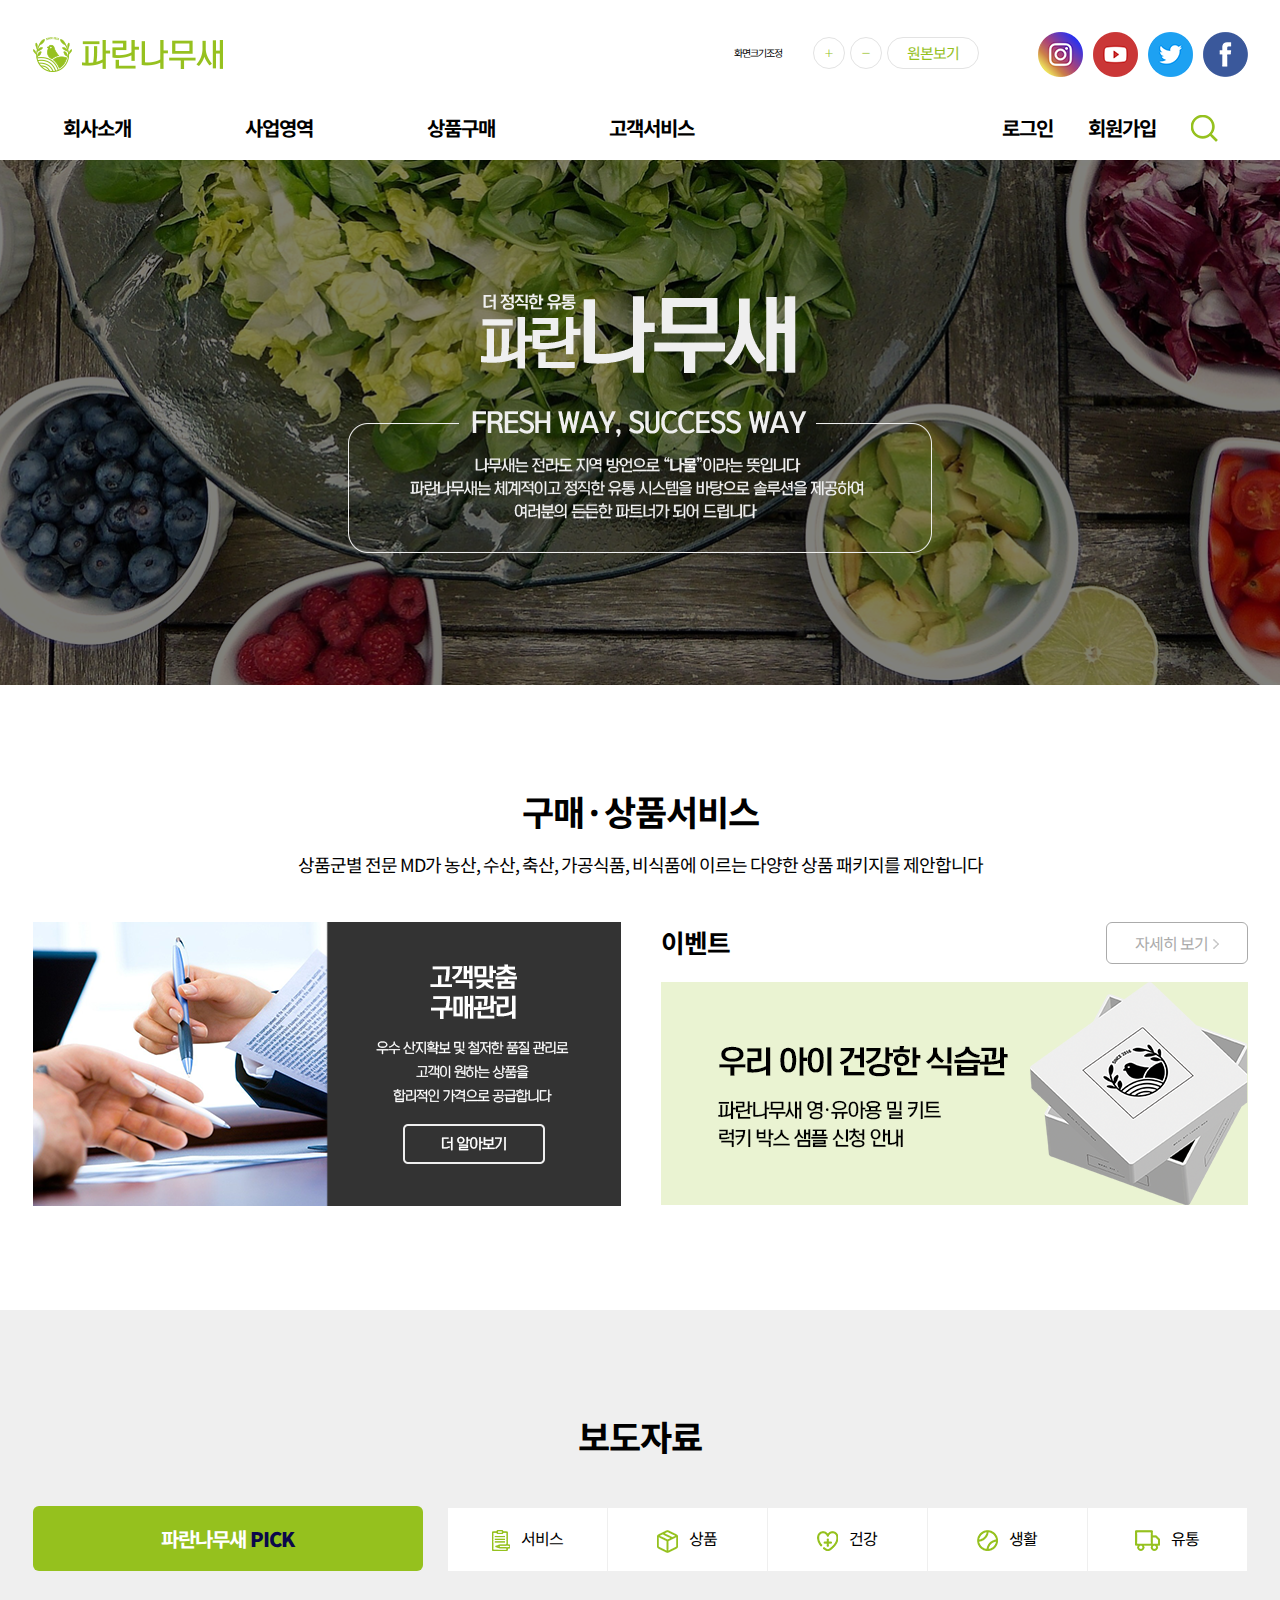
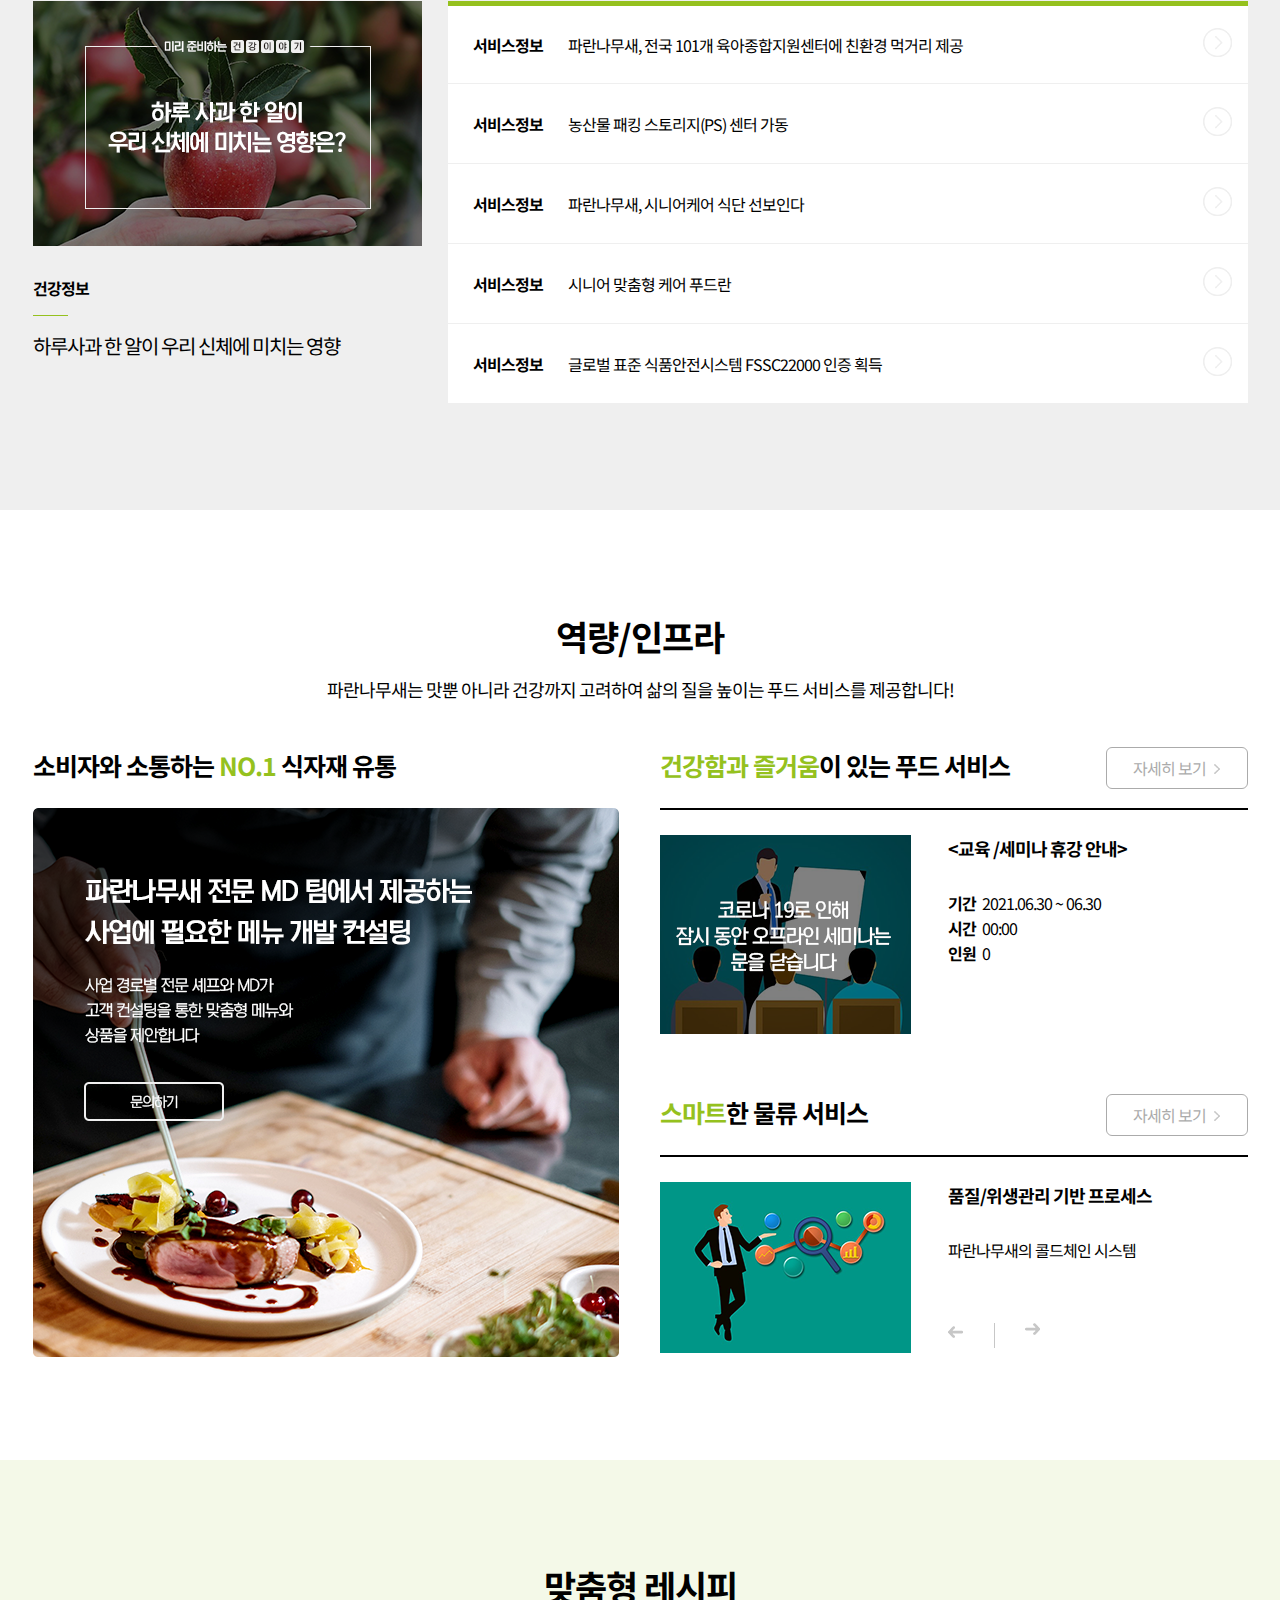
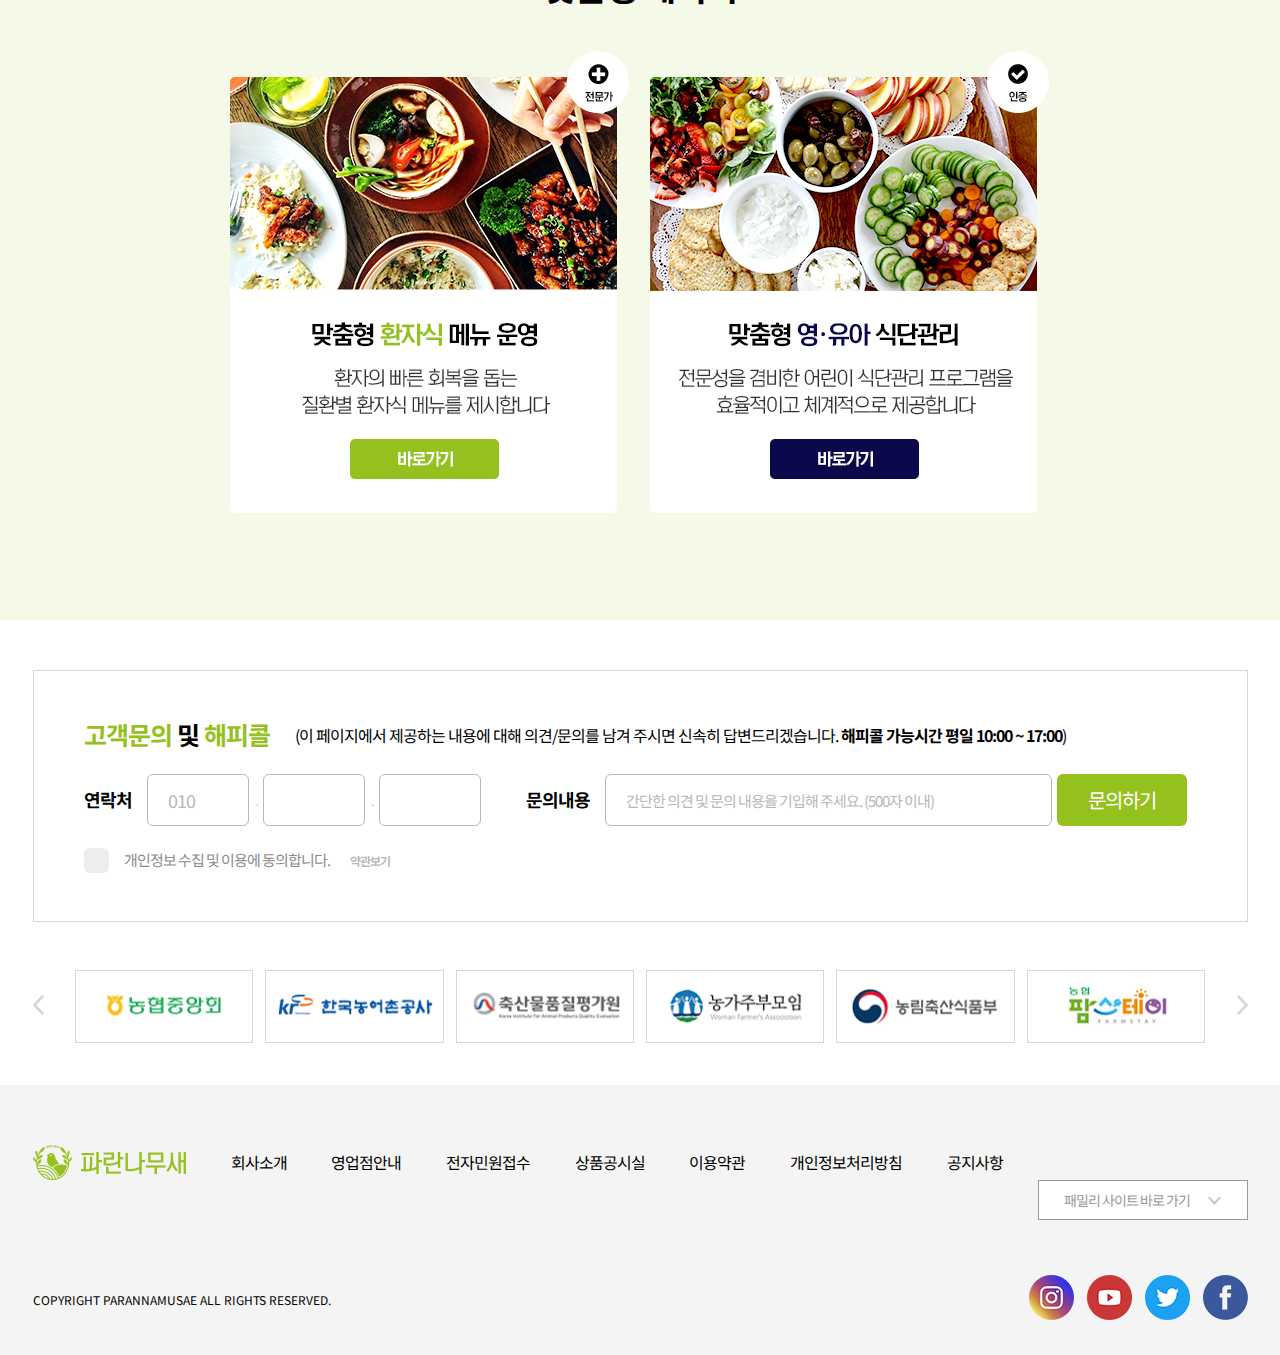
<file: index.html>
<!DOCTYPE html>
<html lang="en">

<head>
    <meta name="viewport" content="width=device-width, initial-scale=1.0">
    <meta charset="UTF-8">
    <title>파란나무새</title>
    <link href="css/style.css" rel="stylesheet" type="text/css">
    <link href="css/animation.css" rel="stylesheet" type="text/css">
</head>

<body>
    <div id="warp">
        <header id="header">
            <div class="inner">
                <div class="top_header">
                    <div class="header_logo">
                        <a href="index.html"><img src="img/main/header/header_logo.png" alt="로고"></a>
                    </div>
                    <div class="header_display">
                        <ul>
                            <li>화면크기조정</li>
                            <li>＋</li>
                            <li>－</li>
                            <li>원본보기</li>
                        </ul>
                    </div>
                    <ul class="header_sns">
                        <li>
                            <img src="img/main/header/header_facebook.png" alt="페이스북">
                            <div class="sns_txt">바로가기</div>
                        </li>
                        <li>
                            <img src="img/main/header/header_twitter.png" alt="트위터">
                            <div class="sns_txt">바로가기</div>

                        </li>
                        <li>
                            <img src="img/main/header/header_youtube.png" alt="유튜브">
                            <div class="sns_txt">바로가기</div>

                        </li>
                        <li>
                            <img src="img/main/header/header_instagram.png" alt="인스타그램">
                            <div class="sns_txt">바로가기</div>

                        </li>
                    </ul>
                </div>
            </div>
            <div class="bottom_header">
                <div class="inner">
                    <ul class="depth1">
                        <li>
                            <a href="sub2.html">회사소개</a>
                            <ul>
                                <li><a href="sub2.html">파란나무새</a></li>
                                <li><a href="sub2.html">물류시스템</a></li>
                                <li><a href="sub2.html">오시는길</a></li>
                            </ul>
                        </li>
                        <li>
                            <a href="sub2.html">사업영역</a>
                            <ul>
                                <li><a href="sub2.html">파란나무새</a></li>
                                <li><a href="sub2.html">물류시스템</a></li>
                                <li><a href="sub2.html">오시는길</a></li>
                            </ul>
                        </li>
                        <li>
                            <a href="sub1.html">상품구매</a>
                            <ul>
                                <li><a href="sub1.html">이달의 특가</a></li>
                                <li><a href="sub1.html">특산물 패키지</a></li>
                                <li><a href="sub1.html">골라 담기</a></li>
                            </ul>
                        </li>
                        <li>
                            <a href="sub1.html">고객서비스</a>
                            <ul>
                                <li><a href="sub1.html">이달의 특가</a></li>
                                <li><a href="sub1.html">특산물 패키지</a></li>
                                <li><a href="sub1.html">골라 담기</a></li>
                            </ul>
                        </li>
                        <ul class="member">
                            <li>로그인</li>
                            <li>회원가입</li>
                            <li>
                                <img src="img/main/header/header_search.png" alt="검색">
                            </li>
                            <li>
                                <img src="img/m_main/more.png" alt="전체보기">
                            </li>
                        </ul>
                    </ul>
                    <ul class="m_depth1">
                        <li>
                            <a href="sub2.html">회사소개</a>
                        </li>
                        <li>
                            <a href="sub2.html">사업영역</a>

                        </li>
                        <li>
                            <a href="sub1.html">상품구매</a>

                        </li>
                        <li>
                            <a href="sub1.html">고객서비스</a>

                        </li>
                        <div class="m_depth1_member">
                            <div>
                                <img src="img/main/header/header_search.png" alt="검색">
                            </div>
                            <div>
                                <img src="img/m_main/more.png" alt="전체보기">
                            </div>
                        </div>
                    </ul>
                </div>
            </div>
        </header>
        <article id="mainimg">
            <h1 class="hidden">메인이미지</h1>
               <h1 class="main_txt animate__animated animate__fadeIn"><img src="img/main/main/main_txt.png"></h1> 

        </article>
        <main id="contents">
            <section class="service">
                <div class="inner">
                    <div class="section_title">
                        <h2>구매·상품서비스</h2>
                        <p>상품군별 전문 MD가 농산, 수산, 축산, 가공식품, 비식품에
                            <br class="m_br">
                            이르는 다양한 상품 패키지를 제안합니다
                        </p>
                    </div>
                    <div class="service_set">
                        <div class="service_banner_left">
                            <img src="img/main/service/service_left.png">
                        </div>
                        <div class="service_banner_right">
                            <div class="service_banner_right_title">
                                <h3>이벤트</h3>
                                <div class="detail_btn">
                                    자세히 보기<img src="img/main/detail_icon.png" alt="자세히보기">
                                </div>
                            </div>
                            <div class="service_banner_right_banner">
                                <img src="img/main/service/service_right.png" alt="배너">
                            </div>
                        </div>
                    </div>
                </div>
            </section>
            <section class="board">
                <h1 class="hidden">보도자료</h1>
                <div class="inner">
                    <div class="section_title">
                        <h2>보도자료</h2>
                    </div>
                    <div class="board_set">
                        <div class="board_left">
                            <div class="board_menu_pick">
                                <p>파란나무새 <strong>PICK</strong>
                                </p>
                            </div>
                            <div class="board_contents_left">
                                <div class="m_board_img"></div>
                                <div class="banner_img"><img src="img/main/board/board_banner.png" alt="배너"></div>
                                <h4>건강정보</h4>
                                <div class="board_line"></div>
                                <p>하루사과 한 알이 우리 신체에 미치는 영향</p>
                            </div>
                        </div>
                        <div class="board_right">
                            <div class="m_board_menu_category">
                                <select>
                                    <option>관심정보</option>
                                    <option>서비스</option>
                                    <option>상품</option>
                                    <option>건강</option>
                                    <option>생활</option>
                                    <option>유통</option>
                                </select>
                            </div>
                            <div class="board_menu_category">
                                <div class="board_menu_tab">
                                    <img src="img/main/board/board_icon1.png" alt="서비스">
                                    <p>서비스</p>
                                </div>
                                <div class="board_menu_tab">
                                    <img src="img/main/board/board_icon2.png" alt="상품">
                                    <p>상품</p>
                                </div>
                                <div class="board_menu_tab">
                                    <img src="img/main/board/board_icon3.png" alt="건강">
                                    <p>건강</p>
                                </div>
                                <div class="board_menu_tab">
                                    <img src="img/main/board/board_icon4.png" alt="생활">
                                    <p>생활</p>
                                </div>
                                <div class="board_menu_tab">
                                    <img src="img/main/board/board_icon5.png" alt="유통">
                                    <p>유통</p>
                                </div>
                            </div>
                            <div class="board_table">
                                <table>
                                    <tr>
                                        <th>서비스정보</th>
                                        <td>
                                            <p>파란나무새, 전국 101개 육아종합지원센터에 친환경 먹거리 제공</p>
                                        </td>
                                        <td>
                                            <img src="img/main/board/board_right.png" alt="버튼">
                                        </td>
                                    </tr>
                                    <tr>
                                        <th>서비스정보</th>
                                        <td>
                                            <p>농산물 패킹 스토리지(PS) 센터 가동</p>
                                        </td>
                                        <td>
                                            <img src="img/main/board/board_right.png" alt="버튼">
                                        </td>
                                    </tr>
                                    <tr>
                                        <th>서비스정보</th>
                                        <td>
                                            <p>파란나무새, 시니어케어 식단 선보인다</p>
                                        </td>
                                        <td>
                                            <img src="img/main/board/board_right.png" alt="버튼">
                                        </td>
                                    </tr>
                                    <tr>
                                        <th>서비스정보</th>
                                        <td>
                                            <p>시니어 맞춤형 케어 푸드란</p>
                                        </td>
                                        <td>
                                            <img src="img/main/board/board_right.png" alt="버튼">
                                        </td>
                                    </tr>
                                    <tr>
                                        <th>서비스정보</th>
                                        <td>
                                            <p>글로벌 표준 식품안전시스템 FSSC22000 인증 획득</p>
                                        </td>
                                        <td>
                                            <img src="img/main/board/board_right.png" alt="버튼">
                                        </td>
                                    </tr>
                                </table>
                            </div>
                        </div>
                    </div>
                </div>
            </section>

            <section class="infra">
                <div class="inner">
                    <div class="section_title">
                        <h2>역량/인프라</h2>
                        <p>파란나무새는 맛뿐 아니라 건강까지 고려하여
                            <br class="m_br"> 삶의 질을 높이는 푸드 서비스를 제공합니다!
                        </p>
                    </div>
                    <div class="infra_set">
                        <div class="infra_left">
                            <div class="infra_title">
                                <h3>소비자와 소통하는 <span>NO.1</span> 식자재 유통</h3>
                            </div>
                            <div class="infra_img">
                                <img src="img/main/infra/infra_1.png">
                            </div>
                        </div>
                        <div class="infra_right">
                            <div class="infra_right_top">
                                <div class="infra_title">
                                    <h3><span>건강함과 즐거움</span>이 있는 푸드 서비스</h3>
                                    <div class="detail_btn">
                                        자세히 보기
                                        <img src="img/main/detail_icon.png" alt="자세히보기">
                                    </div>
                                </div>
                                <div class="infra_right_contents">
                                    <div class="infra_img_r">
                                        <img src="img/main/infra/infra_img2.png">
                                    </div>
                                    <div class="infra_text_r">
                                        <h4>
                                            <교육 /세미나 휴강 안내></교육 /세미나>
                                        </h4>
                                        <p>
                                            <span>기간</span> 2021.06.30 ~ 06.30<br>
                                            <span>시간</span> 00:00<br>
                                            <span>인원</span> 0<br>
                                        </p>
                                    </div>
                                </div>
                            </div>
                            <div class="infra_right_bottom">
                                <div class="infra_title">
                                    <h3><span>스마트</span>한 물류 서비스</h3>
                                    <div class="detail_btn">
                                        자세히 보기
                                        <img src="img/main/detail_icon.png" alt="자세히보기">
                                    </div>
                                </div>
                                <div class="infra_right_contents">
                                    <div class="infra_img_r">
                                        <img src="img/main/infra/infra_img3.png">
                                    </div>
                                    <div class="infra_text_r">
                                        <h4>품질/위생관리 기반 프로세스</h4>
                                        <p>
                                            파란나무새의 콜드체인 시스템
                                        </p>
                                        <ul>
                                            <li>
                                                <img src="img/main/infra/infra_left.png">
                                            </li>
                                            <li>
                                                <img src="img/main/infra/infra_right.png">
                                            </li>
                                        </ul>
                                    </div>
                                </div>
                            </div>
                        </div>
                    </div>
                </div>
            </section>
            <section class="recipe">
                <div class="inner">
                    <div class="section_title">
                        <h2>맞춤형 레시피</h2>
                    </div>
                    <div class="recipe_set">
                        <div class="recipe_left">
                            <img src="img/main/recipe/recipe_1.png">
                        </div>
                        <div class="recipe_right">
                            <img src="img/main/recipe/recipe_2.png">
                        </div>
                    </div>
                </div>
            </section>
            <section class="happycall">
                <h1 class="hidden">고객문의 및 해피콜</h1>
                <div class="inner">
                    <div class="happycall_box">
                        <div class="happycall_title">
                            <h4><span>고객문의</span> 및 <span>해피콜</span></h4>
                            <p>(이 페이지에서 제공하는 내용에 대해 의견/문의를 남겨 주시면 신속히 답변드리겠습니다. <span><br class="m_890_br">해피콜 가능시간 평일 10:00 ~ 17:00</span>)</p>
                        </div>
                        <div class="happycall_input">
                            <div class="happycall_phone">
                                <p>연락처</p>
                                <div class="phone_input">
                                    <input type="text" value="010"> -
                                    <input type="text"> -
                                    <input type="text">
                                </div>
                            </div>
                            <div class="happycall_text">
                                <p>문의내용</p>
                                <input type="text" placeholder="간단한 의견 및 문의 내용을 기입해 주세요. (500자 이내)">
                            </div>
                            <div class="m_happycall_check">
                                <input type="checkbox" id="cb1">
                                <label for="cb1"></label>
                                개인정보 수집 및 이용에 동의합니다.<span>약관보기</span>
                            </div>
                            <div class="happycall_text_btn">문의하기</div>
                        </div>
                        <div class="happycall_check">
                            <input type="checkbox" id="cb1">
                            <label for="cb1"></label>
                            개인정보 수집 및 이용에 동의합니다.<span>약관보기</span>
                        </div>
                    </div>
                </div>
            </section>
            <section class="banner">
                <h1 class="hidden">배너</h1>
                <div class="inner">
                    <div class="banner_set">
                        <div class="banner_left_btn"></div>
                        <ul class="banner_slide">
                            <li>
                                <img src="img/main/banner/1.png">
                            </li>
                            <li>
                                <img src="img/main/banner/2.png">
                            </li>
                            <li> <img src="img/main/banner/3.png">
                            </li>
                            <li> <img src="img/main/banner/4.png">
                            </li>
                            <li> <img src="img/main/banner/5.png">
                            </li>
                            <li> <img src="img/main/banner/6.png">
                            </li>
                        </ul>
                        <div class="banner_right_btn"></div>
                    </div>
                </div>
            </section>
        </main>
        <footer id="footer">
            <div class="footer">
                <div class="inner">
                    <div class="top_footer">
                        <div class="footer_logo">
                            <img src="img/main/footer/footer_logo.png" alt="로고">
                        </div>
                        <ul>
                            <li>회사소개</li>
                            <li>영업점안내</li>
                            <li>전자민원접수</li>
                            <li>상품공시실</li>
                            <li>이용약관</li>
                            <li>개인정보처리방침</li>
                            <li>공지사항</li>
                        </ul>
                        <div class="family_site">
                            <select>
                                <option>패밀리 사이트 바로 가기</option>
                                <option>패밀리 사이트 1</option>
                                <option>패밀리 사이트 2</option>
                            </select>
                        </div>
                    </div>
                    <div class="bottom_footer">
                        <p>COPYRIGHT PARANNAMUSAE ALL RIGHTS RESERVED.</p>
                        <ul class="footer_sns">
                            <li><img src="img/main/footer/footer_facebook.png" alt="페이스북">
                            <div class="footer_sns_txt">바로가기</div></li>
                            <li><img src="img/main/footer/footer_twitter.png" alt="트위터"><div class="footer_sns_txt">바로가기</div></li>
                            <li><img src="img/main/footer/footer_youtube.png" alt="유튜브"><div class="footer_sns_txt">바로가기</div></li>
                            <li><img src="img/main/footer/footer_instagram.png" alt="인스타그램"><div class="footer_sns_txt">바로가기</div></li>
                        </ul>
                    </div>
                </div>
            </div>
        </footer>


    </div>
</body></html>
</file>
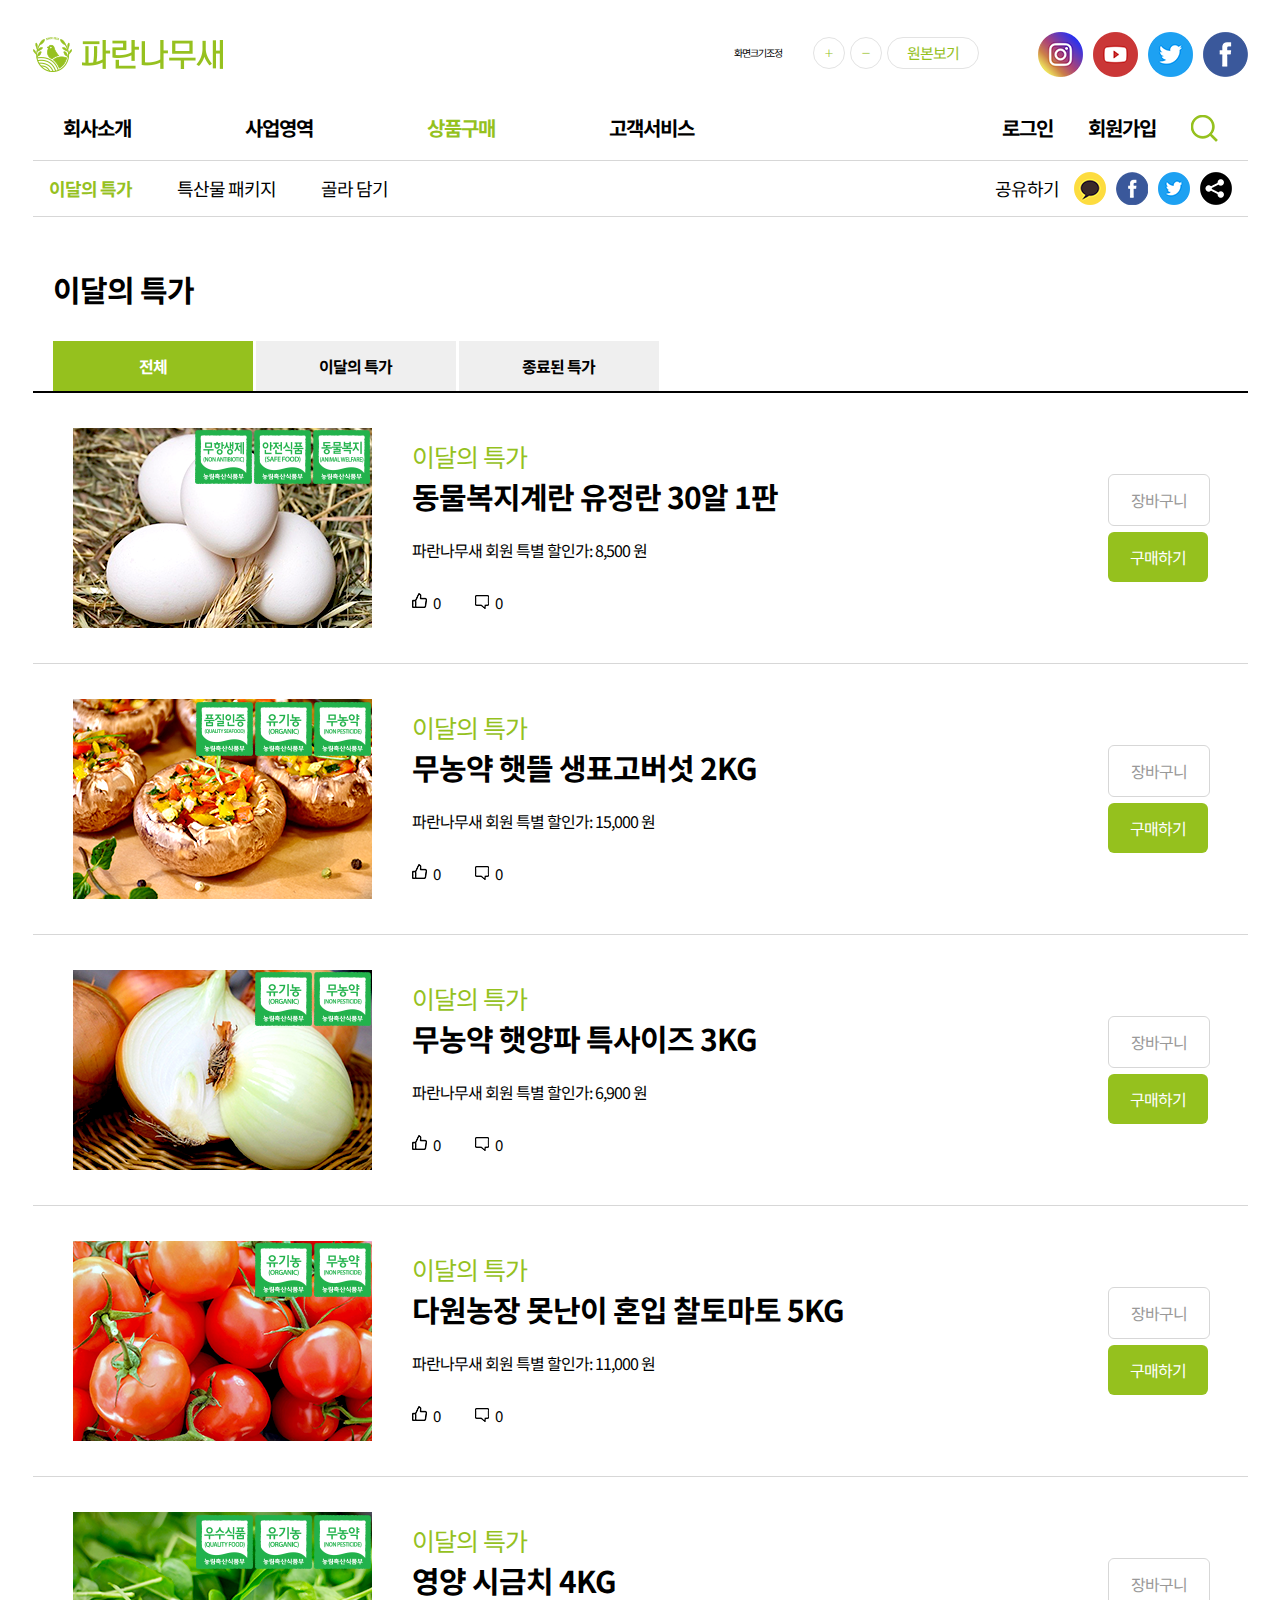
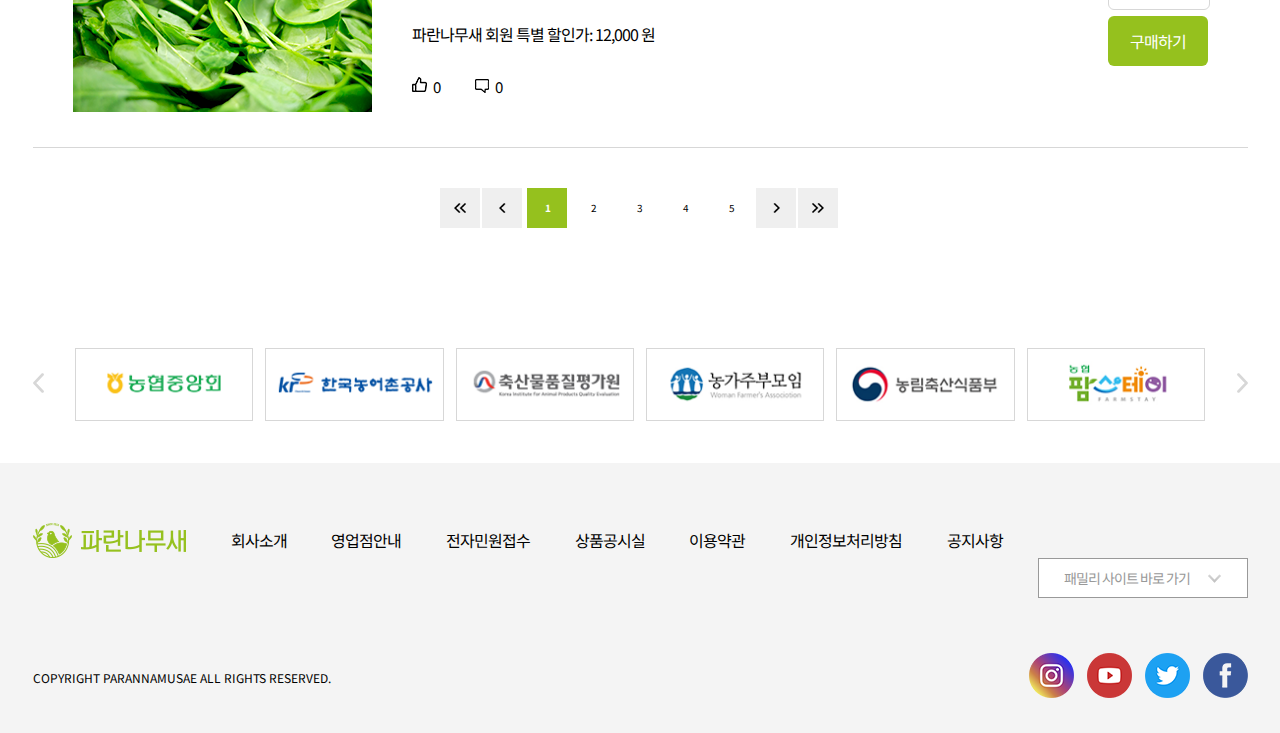
<file: sub1.html>
<!DOCTYPE html>
<html lang="en">

<head>
    <meta name="viewport" content="width=device-width, initial-scale=1.0">
    <meta charset="UTF-8">
    <title>파란나무새</title>
    <link href="css/style.css" rel="stylesheet" type="text/css">
    <style>
        .point {
            color: #95c11e;
        }
    </style>
</head>

<body>
    <div id="warp">
        <header id="header">
            <div class="inner">
                <div class="top_header">
                    <div class="header_logo">
                        <a href="index.html"><img src="img/main/header/header_logo.png" alt="로고"></a>
                    </div>
                    <div class="header_display">
                        <ul>
                            <li>화면크기조정</li>
                            <li>＋</li>
                            <li>－</li>
                            <li>원본보기</li>
                        </ul>
                    </div>
                    <ul class="header_sns">
                        <li>
                            <img src="img/main/header/header_facebook.png" alt="페이스북">
                            <div class="sns_txt">바로가기</div>
                        </li>
                        <li>
                            <img src="img/main/header/header_twitter.png" alt="트위터">
                            <div class="sns_txt">바로가기</div>

                        </li>
                        <li>
                            <img src="img/main/header/header_youtube.png" alt="유튜브">
                            <div class="sns_txt">바로가기</div>

                        </li>
                        <li>
                            <img src="img/main/header/header_instagram.png" alt="인스타그램">
                            <div class="sns_txt">바로가기</div>

                        </li>
                    </ul>
                </div>
            </div>
            <div class="bottom_header">
                <div class="inner">
                    <ul class="depth1">
                        <li>
                            <a href="sub2.html">회사소개</a>
                            <ul>
                                <li><a href="sub2.html">파란나무새</a></li>
                                <li><a href="sub2.html">물류시스템</a></li>
                                <li><a href="sub2.html">오시는길</a></li>
                            </ul>
                        </li>
                        <li>
                            <a href="sub2.html">사업영역</a>
                            <ul>
                                <li><a href="sub2.html">파란나무새</a></li>
                                <li><a href="sub2.html">물류시스템</a></li>
                                <li><a href="sub2.html">오시는길</a></li>
                            </ul>
                        </li>
                        <li>
                            <a href="sub1.html" class="point">상품구매</a>
                            <ul>
                                <li><a href="sub1.html">이달의 특가</a></li>
                                <li><a href="sub1.html">특산물 패키지</a></li>
                                <li><a href="sub1.html">골라 담기</a></li>
                            </ul>
                        </li>
                        <li>
                            <a href="sub1.html">고객서비스</a>
                            <ul>
                                <li><a href="sub1.html">이달의 특가</a></li>
                                <li><a href="sub1.html">특산물 패키지</a></li>
                                <li><a href="sub1.html">골라 담기</a></li>
                            </ul>
                        </li>
                        <ul class="member">
                            <li>로그인</li>
                            <li>회원가입</li>
                            <li>
                                <img src="img/main/header/header_search.png" alt="검색">
                            </li>
                            <li>
                                <img src="img/m_main/more.png" alt="전체보기">
                            </li>
                        </ul>
                    </ul>
                    <ul class="m_depth1">
                        <li>
                            <a href="sub2.html">회사소개</a>
                        </li>
                        <li>
                            <a href="sub2.html">사업영역</a>

                        </li>
                        <li>
                            <a href="sub1.html" class="point">상품구매</a>

                        </li>
                        <li>
                            <a href="sub1.html">고객서비스</a>

                        </li>
                        <div class="m_depth1_member">
                            <div>
                                <img src="img/main/header/header_search.png" alt="검색">
                            </div>
                            <div>
                                <img src="img/m_main/more.png" alt="전체보기">
                            </div>
                        </div>
                    </ul>
                </div>
            </div>
        </header>

        <main>
            <section class="sub1_menu">
                <div class="sub_menu_set">
                    <ul class="sub_menu_left">
                        <li><a href="sub1.html">이달의 특가</a></li>
                        <li><a href="sub1.html">특산물 패키지</a></li>
                        <li><a href="sub1.html">골라 담기</a></li>
                    </ul>
                    <ul class="sub_menu_right">
                        <p>공유하기</p>
                        <li><img src="img/1.png">
                        <div></div></li>
                        <li><img src="img/2.png"><div></div></li>
                        <li><img src="img/3.png"><div></div></li>
                        <li><img src="img/4.png"><div></div></li>
                    </ul>
                </div>
            </section>
            <section class="sub1_month">
                <h1 class="hidden">이달의 특가</h1>
                <div class="inner">
                    <div class="sub1_month_title">
                        <h2>이달의 특가</h2>
                    </div>
                    <div class="sub1_month_tab">
                        <ul>
                            <li>전체</li>
                            <li>이달의 특가</li>
                            <li>종료된 특가</li>
                        </ul>
                    </div>
                    <div class="sub1_month_board">
                        <ul>
                            <!--1-->
                            <li>
                                <div class="sub1_board_thumb">
                                    <img src="img/sub1/pc/1.png">
                                    <div class="thumb_txt">
                                        <h6>농림축산식품부 인증</h6>
                                        <p>
                                        무항생제, 안전식품, 동물복지</p>
                                    </div>
                                </div>
                                <div class="sub1_board_text">
                                    <p class="text_1">이달의 특가</p>
                                    <p class="text_2">동물복지계란 유정란 30알 1판</p>
                                    <p class="text_3">파란나무새 회원 특별 할인가: 8,500 원</p>
                                    <ul class="sub1_board_like">
                                        <li class="like_cnt">
                                            <img src="img/sub1/like.png">
                                            <span>0</span>
                                        </li>
                                    </ul>
                                    <ul class="sub1_board_comment">
                                        <li class="comment_cnt">
                                            <img src="img/sub1/comment.png">
                                            <span>0</span>
                                        </li>
                                    </ul>
                                </div>
                                <div class="sub1_board_btn">
                                    <div class="basket_btn">장바구니</div>
                                    <div class="buy_btn">구매하기</div>
                                </div>
                            </li>
                            <!--2-->
                            <li>
                                <div class="sub1_board_thumb">
                                    <img src="img/sub1/pc/2.png">
                                    <div class="thumb_txt">
                                        <h6>농림축산식품부 인증</h6>
                                        <p>
                                        품질인증, 유기농, 무농약</p>
                                    </div>
                                </div>
                                <div class="sub1_board_text">
                                    <p class="text_1">이달의 특가</p>
                                    <p class="text_2">무농약 햇뜰 생표고버섯 2KG</p>
                                    <p class="text_3">파란나무새 회원 특별 할인가: 15,000 원</p>
                                    <ul class="sub1_board_like">
                                        <li class="like_cnt">
                                            <img src="img/sub1/like.png">
                                            <span>0</span>
                                        </li>
                                    </ul>
                                    <ul class="sub1_board_comment">
                                        <li class="comment_cnt">
                                            <img src="img/sub1/comment.png">
                                            <span>0</span>
                                        </li>
                                    </ul>
                                </div>
                                <div class="sub1_board_btn">
                                    <div class="basket_btn">장바구니</div>
                                    <div class="buy_btn">구매하기</div>
                                </div>
                            </li>
                            <!--3-->
                            <li>
                                <div class="sub1_board_thumb">
                                    <img src="img/sub1/pc/3.png">
                                    <div class="thumb_txt">
                                        <h6>농림축산식품부 인증</h6>
                                        <p>
                                        유기농, 무농약</p>
                                    </div>
                                </div>
                                <div class="sub1_board_text">
                                    <p class="text_1">이달의 특가</p>
                                    <p class="text_2">무농약 햇양파 특사이즈 3KG</p>
                                    <p class="text_3">파란나무새 회원 특별 할인가: 6,900 원</p>
                                    <ul class="sub1_board_like">
                                        <li class="like_cnt">
                                            <img src="img/sub1/like.png">
                                            <span>0</span>
                                        </li>
                                    </ul>
                                    <ul class="sub1_board_comment">
                                        <li class="comment_cnt">
                                            <img src="img/sub1/comment.png">
                                            <span>0</span>
                                        </li>
                                    </ul>
                                </div>
                                <div class="sub1_board_btn">
                                    <div class="basket_btn">장바구니</div>
                                    <div class="buy_btn">구매하기</div>
                                </div>
                            </li>
                            <!--4-->
                            <li>
                                <div class="sub1_board_thumb">
                                    <img src="img/sub1/pc/4.png">
                                    <div class="thumb_txt">
                                        <h6>농림축산식품부 인증</h6>
                                        <p>
                                        유기농, 무농약</p>
                                    </div>
                                </div>
                                <div class="sub1_board_text">
                                    <p class="text_1">이달의 특가</p>
                                    <p class="text_2">다원농장 못난이 혼입 찰토마토 5KG</p>
                                    <p class="text_3">파란나무새 회원 특별 할인가: 11,000 원</p>
                                    <ul class="sub1_board_like">
                                        <li class="like_cnt">
                                            <img src="img/sub1/like.png">
                                            <span>0</span>
                                        </li>
                                    </ul>
                                    <ul class="sub1_board_comment">
                                        <li class="comment_cnt">
                                            <img src="img/sub1/comment.png">
                                            <span>0</span>
                                        </li>
                                    </ul>
                                </div>
                                <div class="sub1_board_btn">
                                    <div class="basket_btn">장바구니</div>
                                    <div class="buy_btn">구매하기</div>
                                </div>
                            </li>
                            <!--5-->
                            <li>
                                <div class="sub1_board_thumb">
                                    <img src="img/sub1/pc/5.png">
                                    <div class="thumb_txt">
                                        <h6>농림축산식품부 인증</h6>
                                        <p>
                                        우수식품, 유기농, 무농약</p>
                                    </div>
                                </div>
                                <div class="sub1_board_text">
                                    <p class="text_1">이달의 특가</p>
                                    <p class="text_2">영양 시금치 4KG</p>
                                    <p class="text_3">파란나무새 회원 특별 할인가: 12,000 원</p>
                                    <ul class="sub1_board_like">
                                        <li class="like_cnt">
                                            <img src="img/sub1/like.png">
                                            <span>0</span>
                                        </li>
                                    </ul>
                                    <ul class="sub1_board_comment">
                                        <li class="comment_cnt">
                                            <img src="img/sub1/comment.png">
                                            <span>0</span>
                                        </li>
                                    </ul>
                                </div>
                                <div class="sub1_board_btn">
                                    <div class="basket_btn">장바구니</div>
                                    <div class="buy_btn">구매하기</div>
                                </div>
                            </li>
                        </ul>
                    </div>
                    <div class="sub1_month_page_no">
                        <div class="page_btn_first"></div>
                        <div class="page_btn_prev"></div>
                        <div class="page_btn_num">
                            <ul>
                                <li>1</li>
                                <li>2</li>
                                <li>3</li>
                                <li>4</li>
                                <li>5</li>
                            </ul>
                        </div>
                        <div class="page_btn_next"></div>
                        <div class="page_btn_last"></div>
                    </div>
                </div>
            </section>
            <section class="banner">
                <h1 class="hidden">배너</h1>
                <div class="inner">
                    <div class="banner_set">
                        <div class="banner_left_btn"></div>
                        <ul class="banner_slide">
                            <li>
                                <img src="img/main/banner/1.png">
                            </li>
                            <li>
                                <img src="img/main/banner/2.png">
                            </li>
                            <li> <img src="img/main/banner/3.png">
                            </li>
                            <li> <img src="img/main/banner/4.png">
                            </li>
                            <li> <img src="img/main/banner/5.png">
                            </li>
                            <li> <img src="img/main/banner/6.png">
                            </li>
                        </ul>
                        <div class="banner_right_btn"></div>
                    </div>
                </div>
            </section>
        </main>
        <footer id="footer">
            <div class="footer">
                <div class="inner">
                    <div class="top_footer">
                        <div class="footer_logo">
                            <img src="img/main/footer/footer_logo.png" alt="로고">
                        </div>
                        <ul>
                            <li>회사소개</li>
                            <li>영업점안내</li>
                            <li>전자민원접수</li>
                            <li>상품공시실</li>
                            <li>이용약관</li>
                            <li>개인정보처리방침</li>
                            <li>공지사항</li>
                        </ul>
                        <div class="family_site">
                            <select>
                                <option>패밀리 사이트 바로 가기</option>
                                <option>패밀리 사이트 1</option>
                                <option>패밀리 사이트 2</option>
                            </select>
                        </div>
                    </div>
                    <div class="bottom_footer">
                        <p>COPYRIGHT PARANNAMUSAE ALL RIGHTS RESERVED.</p>
                       <ul class="footer_sns">
                            <li><img src="img/main/footer/footer_facebook.png" alt="페이스북">
                            <div class="footer_sns_txt">바로가기</div></li>
                            <li><img src="img/main/footer/footer_twitter.png" alt="트위터"><div class="footer_sns_txt">바로가기</div></li>
                            <li><img src="img/main/footer/footer_youtube.png" alt="유튜브"><div class="footer_sns_txt">바로가기</div></li>
                            <li><img src="img/main/footer/footer_instagram.png" alt="인스타그램"><div class="footer_sns_txt">바로가기</div></li>
                        </ul>
                    </div>
                </div>
            </div>
        </footer>


    </div>
</body></html>
</file>
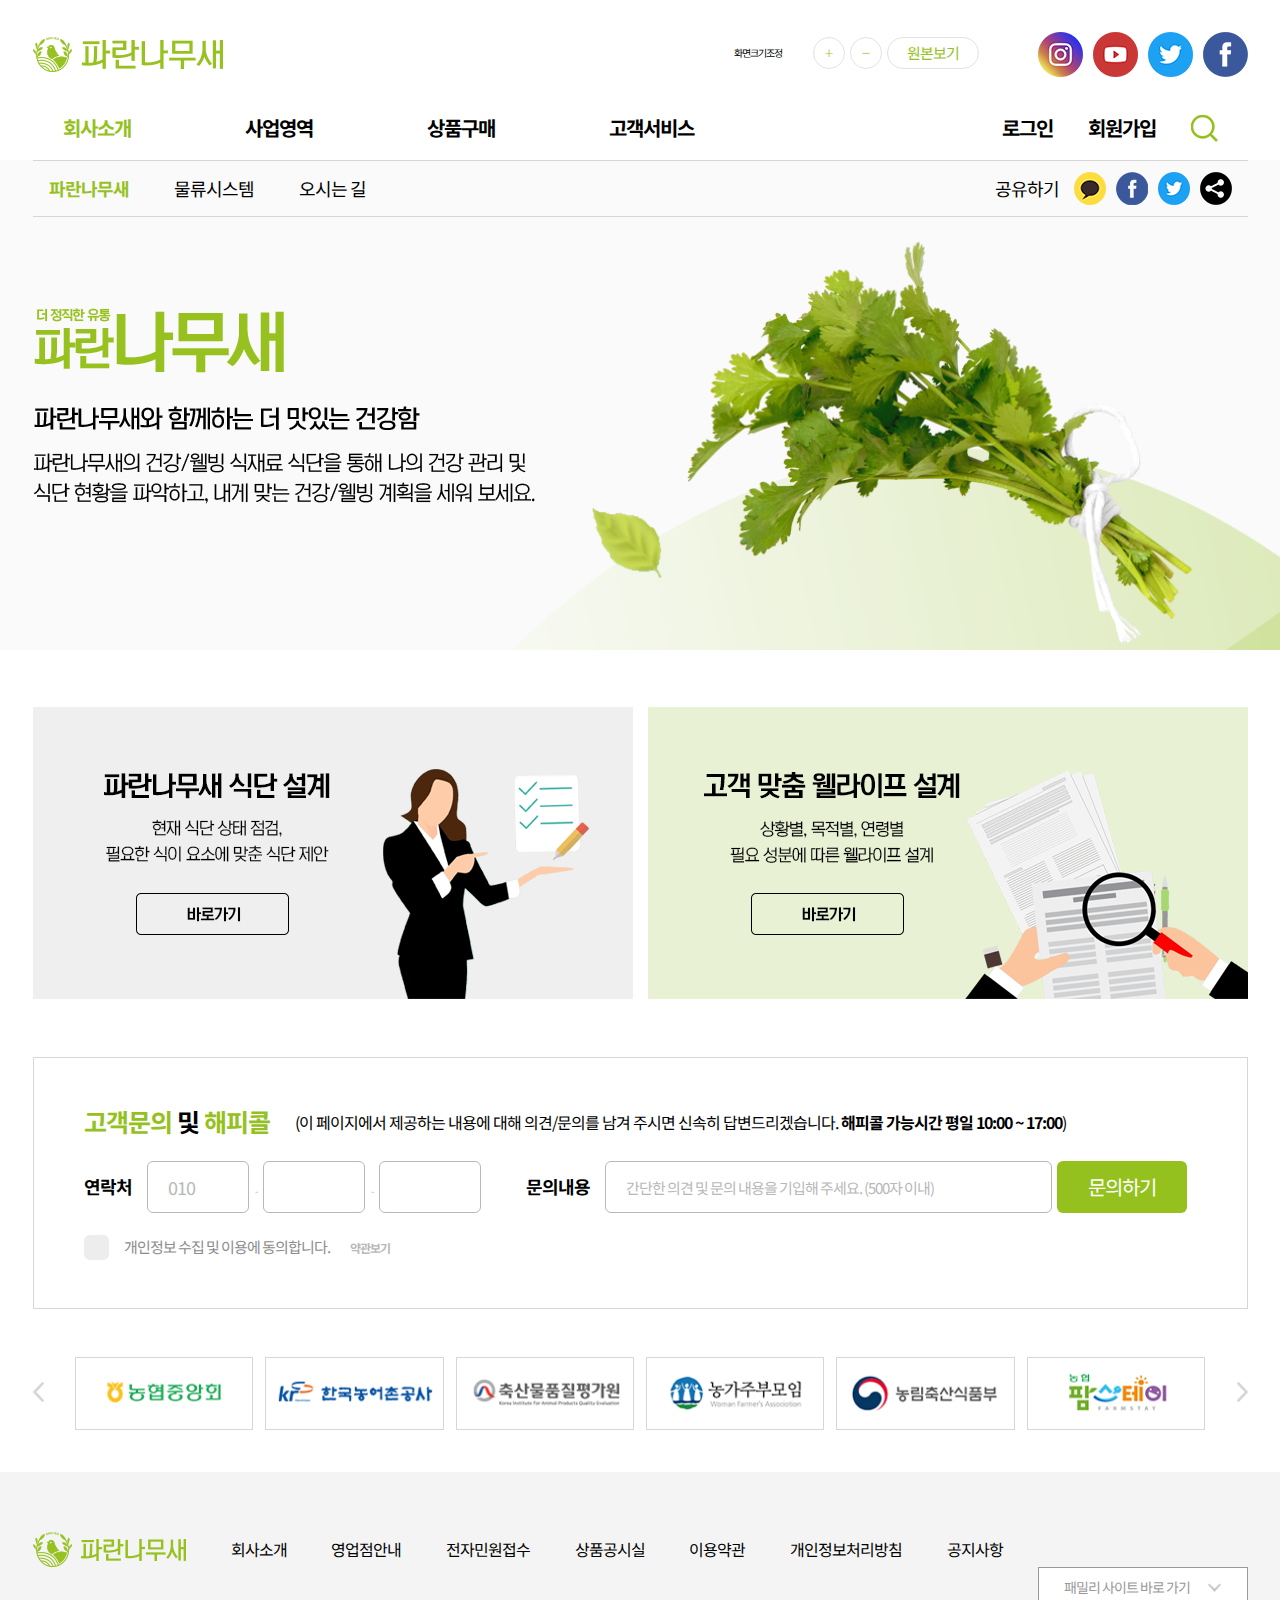
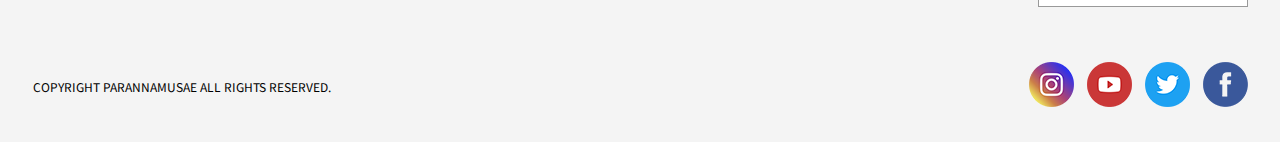
<file: sub2.html>
<!DOCTYPE html>
<html lang="en">

<head>
    <meta name="viewport" content="width=device-width, initial-scale=1.0">
    <meta charset="UTF-8">
    <title>파란나무새</title>
    <link href="css/style.css" rel="stylesheet" type="text/css">
        <link href="css/animation.css" rel="stylesheet" type="text/css">

    <style>
        .point {
            color: #95c11e;
        }
    </style>
</head>

<body>
    <div id="warp">
        <header id="header">
            <div class="inner">
                <div class="top_header">
                    <div class="header_logo">
                        <a href="index.html"><img src="img/main/header/header_logo.png" alt="로고"></a>
                    </div>
                    <div class="header_display">
                        <ul>
                            <li>화면크기조정</li>
                            <li>＋</li>
                            <li>－</li>
                            <li>원본보기</li>
                        </ul>
                    </div>
                    <ul class="header_sns">
                        <li>
                            <img src="img/main/header/header_facebook.png" alt="페이스북">
                            <div class="sns_txt">바로가기</div>
                        </li>
                        <li>
                            <img src="img/main/header/header_twitter.png" alt="트위터">
                            <div class="sns_txt">바로가기</div>

                        </li>
                        <li>
                            <img src="img/main/header/header_youtube.png" alt="유튜브">
                            <div class="sns_txt">바로가기</div>

                        </li>
                        <li>
                            <img src="img/main/header/header_instagram.png" alt="인스타그램">
                            <div class="sns_txt">바로가기</div>

                        </li>
                    </ul>
                </div>
            </div>
            <div class="bottom_header">
                <div class="inner">
                    <ul class="depth1">
                        <li>
                            <a href="sub2.html" class="point">회사소개</a>
                            <ul>
                                <li><a href="sub2.html">파란나무새</a></li>
                                <li><a href="sub2.html">물류시스템</a></li>
                                <li><a href="sub2.html">오시는길</a></li>
                            </ul>
                        </li>
                        <li>
                            <a href="sub2.html">사업영역</a>
                            <ul>
                                <li><a href="sub2.html">파란나무새</a></li>
                                <li><a href="sub2.html">물류시스템</a></li>
                                <li><a href="sub2.html">오시는길</a></li>
                            </ul>
                        </li>
                        <li>
                            <a href="sub1.html">상품구매</a>
                            <ul>
                                <li><a href="sub1.html">이달의 특가</a></li>
                                <li><a href="sub1.html">특산물 패키지</a></li>
                                <li><a href="sub1.html">골라 담기</a></li>
                            </ul>
                        </li>
                        <li>
                            <a href="sub1.html">고객서비스</a>
                            <ul>
                                <li><a href="sub1.html">이달의 특가</a></li>
                                <li><a href="sub1.html">특산물 패키지</a></li>
                                <li><a href="sub1.html">골라 담기</a></li>
                            </ul>
                        </li>
                        <ul class="member">
                            <li>로그인</li>
                            <li>회원가입</li>
                            <li>
                                <img src="img/main/header/header_search.png" alt="검색">
                            </li>
                            <li>
                                <img src="img/m_main/more.png" alt="전체보기">
                            </li>
                        </ul>
                    </ul>
                    <ul class="m_depth1">
                        <li>
                            <a href="sub2.html" class="point">회사소개</a>
                        </li>
                        <li>
                            <a href="sub2.html">사업영역</a>

                        </li>
                        <li>
                            <a href="sub1.html">상품구매</a>

                        </li>
                        <li>
                            <a href="sub1.html">고객서비스</a>

                        </li>
                        <div class="m_depth1_member">
                            <div>
                                <img src="img/main/header/header_search.png" alt="검색">
                            </div>
                            <div>
                                <img src="img/m_main/more.png" alt="전체보기">
                            </div>
                        </div>
                    </ul>
                </div>
            </div>
        </header>
        <main>
            <section class="sub1_menu">
                <div class="sub_menu_set">
                    <ul class="sub_menu_left">
                        <li><a href="sub2.html">파란나무새</a></li>
                        <li><a href="sub2.html">물류시스템</a></li>
                        <li><a href="sub2.html">오시는 길</a></li>
                    </ul>
                    <ul class="sub_menu_right">
                        <p>공유하기</p>
                        <li><img src="img/1.png">
                            <div></div>
                        </li>
                        <li><img src="img/2.png">
                            <div></div>
                        </li>
                        <li><img src="img/3.png">
                            <div></div>
                        </li>
                        <li><img src="img/4.png">
                            <div></div>
                        </li>
                    </ul>
                </div>
            </section>
            <div class="sub2_mainimg">
               <div class="inner">
                <h1 class="sub2_main_txt animate__animated animate__fadeIn"><img src="img/sub2/main/sub2_main_txt.png"></h1></div>
            </div>
            <section class="sub2_company">
                <h1 class="hidden">회사소개-파란나무새</h1>
                <div class="inner">
                    <div class="company_set">
                        <div class="company_left">
                            <img src="img/sub2/company/1.png">
                        </div>
                        <div class="company_right">
                            <img src="img/sub2/company/2.png">
                        </div>
                    </div>
                </div>
            </section>
            <section class="happycall">
                <h1 class="hidden">고객문의 및 해피콜</h1>
                <div class="inner">
                    <div class="happycall_box">
                        <div class="happycall_title">
                            <h4><span>고객문의</span> 및 <span>해피콜</span></h4>
                            <p>(이 페이지에서 제공하는 내용에 대해 의견/문의를 남겨 주시면 신속히 답변드리겠습니다. <span><br class="m_890_br">해피콜 가능시간 평일 10:00 ~ 17:00</span>)</p>
                        </div>
                        <div class="happycall_input">
                            <div class="happycall_phone">
                                <p>연락처</p>
                                <div class="phone_input">
                                    <input type="text" value="010"> -
                                    <input type="text"> -
                                    <input type="text">
                                </div>
                            </div>
                            <div class="happycall_text">
                                <p>문의내용</p>
                                <input type="text" placeholder="간단한 의견 및 문의 내용을 기입해 주세요. (500자 이내)">
                            </div>
                            <div class="m_happycall_check">
                                <input type="checkbox" id="cb1">
                                <label for="cb1"></label>
                                개인정보 수집 및 이용에 동의합니다.<span>약관보기</span>
                            </div>
                            <div class="happycall_text_btn">문의하기</div>
                        </div>
                        <div class="happycall_check">
                            <input type="checkbox" id="cb1">
                            <label for="cb1"></label>
                            개인정보 수집 및 이용에 동의합니다.<span>약관보기</span>
                        </div>
                    </div>
                </div>
            </section>
            <section class="banner">
                <h1 class="hidden">배너</h1>
                <div class="inner">
                    <div class="banner_set">
                        <div class="banner_left_btn"></div>
                        <ul class="banner_slide">
                            <li>
                                <img src="img/main/banner/1.png">
                            </li>
                            <li>
                                <img src="img/main/banner/2.png">
                            </li>
                            <li> <img src="img/main/banner/3.png">
                            </li>
                            <li> <img src="img/main/banner/4.png">
                            </li>
                            <li> <img src="img/main/banner/5.png">
                            </li>
                            <li> <img src="img/main/banner/6.png">
                            </li>
                        </ul>
                        <div class="banner_right_btn"></div>
                    </div>
                </div>
            </section>
        </main>
        <footer id="footer">
            <div class="footer">
                <div class="inner">
                    <div class="top_footer">
                        <div class="footer_logo">
                            <img src="img/main/footer/footer_logo.png" alt="로고">
                        </div>
                        <ul>
                            <li>회사소개</li>
                            <li>영업점안내</li>
                            <li>전자민원접수</li>
                            <li>상품공시실</li>
                            <li>이용약관</li>
                            <li>개인정보처리방침</li>
                            <li>공지사항</li>
                        </ul>
                        <div class="family_site">
                            <select>
                                <option>패밀리 사이트 바로 가기</option>
                                <option>패밀리 사이트 1</option>
                                <option>패밀리 사이트 2</option>
                            </select>
                        </div>
                    </div>
                    <div class="bottom_footer">
                        <p>COPYRIGHT PARANNAMUSAE ALL RIGHTS RESERVED.</p>
                        <ul class="footer_sns">
                            <li><img src="img/main/footer/footer_facebook.png" alt="페이스북">
                                <div class="footer_sns_txt">바로가기</div>
                            </li>
                            <li><img src="img/main/footer/footer_twitter.png" alt="트위터">
                                <div class="footer_sns_txt">바로가기</div>
                            </li>
                            <li><img src="img/main/footer/footer_youtube.png" alt="유튜브">
                                <div class="footer_sns_txt">바로가기</div>
                            </li>
                            <li><img src="img/main/footer/footer_instagram.png" alt="인스타그램">
                                <div class="footer_sns_txt">바로가기</div>
                            </li>
                        </ul>
                    </div>
                </div>
            </div>
        </footer>


    </div>
</body></html>
</file>
<file: css/style.css>
@import url('https://fonts.googleapis.com/css2?family=Noto+Sans+KR&display=swap');



/*공통*/
* {
    margin: 0;
    padding: 0;
    font-family: 'Noto Sans KR', sans-serif;
    letter-spacing: -1px;
}

html{
    font-size: 10px
}

body {
    /*가로축 스크롤 제거*/
    overflow-x: hidden;
}

ul {
    list-style: none;

}

.hidden {
    position: absolute;
    width: 1px;
    height: 1px;
    overflow: hidden;
}

.inner {
    width: 1215px;
    margin: 0 auto;
}


a {
    text-decoration: none;
    color: #000;
}

/*헤더*/
#header {
    padding: 30px 0 15px;
    height: 115px;
}

.top_header {
    width: 100%;
    height: 45px;
    line-height: 45px;
}

.header_logo {
    float: left;
}

.header_logo img {
    vertical-align: middle;
}

.header_display {
    float: left;
    margin-left: 490px;
}

.header_display ul li {
    float: left;
    text-align: center;
    height: 30px;
    width: 90px;
}

.header_display ul li:nth-child(2),
.header_display ul li:nth-child(3) {
    border: 1px solid #e3e3e3;
    border-radius: 50px;
    width: 30px;
    margin-left: 5px;
    margin-top: 7px;
    line-height: 30px;
    font-size: 1.0rem;
    color: #95c11e;
}

.header_display ul li:nth-child(2) {
    margin-left: 10px;
}

.header_display ul li:nth-child(4) {
    width: 90px;
    border: 1px solid #e3e3e3;
    border-radius: 50px;
    margin-left: 5px;
    margin-top: 7px;
    line-height: 30px;
    font-size: 1.5rem;
    color: #95c11e;
}

.header_display ul:after {
    display: block;
    content: "";
    clear: both;
}


.header_sns {
    width: 220px;
    float: right;
}

.header_sns li {
    text-align: right;
    float: right;
    width: 25%;
    position: relative;
    overflow: hidden;
}

.sns_txt {
    position: absolute;
    width: 45px;
    height: 45px;
    border-radius: 50%;
    top: 2px;
    right: 0;
    background-color: rgba(0, 0, 0, 0.7);
    text-align: center;
    color: #fff;
    font-size: 1.0rem;
    display: none;
    line-height: 45px;
}

.header_sns li:hover > .sns_txt {
    transform: translate(0, 0);
    transition: all 0.6s;
    display: block
}


.header_sns li img {
    vertical-align: middle;
}

.header_sns:after {
    display: block;
    content: "";
    clear: both;
}

.top_header:after {
    display: block;
    content: "";
    clear: both;
}

.bottom_header {
    padding-top: 40px;
    height: 25px;
    line-height: 25px;
}

/*메뉴*/

.m_depth1 {
    display: none;
}

.bottom_header .inner {
    position: relative;
}

.depth1 {
    position: absolute;
    width: 100%;
    top: 0;
    font-size: 2.0rem;
    font-weight: bold;
}

.member {
    position: absolute;
    right: 0;
}

.m_member {
    display: none;
}

.depth1 > li {
    float: left;
    width: 15%;
}


.depth1 > li > ul {
    font-size: 1.5rem;
    font-weight: normal;
}

.depth1 > li > ul li {
    padding-bottom: 3px;
}

.depth1 > li > ul li a {
    color: #454545;
}

.depth1 > li > ul li a:hover {
    color: #95c11e;
    font-weight: bold;
}


.depth1 > li > ul:before {
    display: block;
    content: "";
    height: 30px;
}


.depth1 {
    height: 36px;
    overflow: hidden;
    background-color: #fff;
    transition: height 1s, opacity 1s;
    z-index: 98;
}


.depth1:hover {
    height: 170px;
}

.depth1 ul {
    padding: 0 30px;
}

.depth1 > li > a {
    padding: 0 30px;
}


.depth1:after {
    display: block;
    content: "";
    clear: both;
}

.menu:after {
    display: block;
    content: "";
    clear: both;
}

.bottom_header > .inner > .depth1:after {
    display: block;
    content: "";
    clear: both;
}

/*메뉴 끝*/



.member {
    float: right;
}

.member li {
    float: left;
    padding-left: 35px;
    font-weight: bold;
}

.member li img {
    vertical-align: text-top;
}

.member li:last-child {
    display: none;
}

.member:after {
    display: block;
    content: "";
    clear: both;
}



.bottom_header:after {
    display: block;
    content: "";
    clear: both;
}

/*메인*/
#mainimg {
    width: 100%;
    height: 525px;
    background-image: url(../img/main/main/mainimg.png);
    background-repeat: no-repeat;
    background-size: cover;
    background-position: center center;
    position: relative;
}

.main_txt {
    width: 584px;
    height: 260px;
    position: absolute;
    left: 0%;
    right: 0;
    bottom: 0;
    top: 0;
    margin: auto auto;
    animation-delay: 0.2s;
    -webkit-animation-timing-function: ease-in-out;
    animation-timing-function: ease-in-out;
}


/*섹션 타이틀 공통*/
.section_title {
    text-align: center;
}

.section_title h2 {
    font-size: 3.5rem;
}

.section_title p {
    padding-top: 15px;
    font-size: 1.8rem;
}

.detail_btn {
    height: 40px;
    line-height: 40px;
    text-align: center;
    width: 140px;
    border: 1px solid #ababab;
    border-radius: 6px;
    color: #ababab;
    font-size: 1.6rem;
}


.detail_btn img {
    padding-left: 5px;
    vertical-align: middle;
    margin-bottom: 3px;
}

.m_br {
    display: none;
}

/*콘텐츠-서비스*/
.service {
    height: 425px;
    padding: 100px 0;
}

.service_set {
    padding-top: 45px;
}

.service_banner_left {
    float: left;
}

.service_banner_right {
    float: right;
}

.service_set:after {
    display: block;
    content: "";
    clear: both;
}

.service_banner_right_title {
    height: 60px;
    line-height: 40px;
    font-size: 2.2rem;
}

.service_banner_right_title h3 {
    float: left;
}

.service_banner_right_title > .detail_btn {
    float: right;
}

.service_banner_right_title:after {
    display: block;
    content: "";
    clear: both;
}

/*보도자료*/

.m_board_img {
    display: none;
}

.m_board_menu_category {
    display: none;
}

.board {
    height: 600px;
    background-color: #efefef;
    padding: 100px 0;
}

.board_left {
    float: left;
}

.board_set {
    padding-top: 45px;
}

.board_menu_pick {
    width: 390px;
    background-color: #95c11e;
    height: 65px;
    line-height: 65px;
    text-align: center;
    color: white;
    font-weight: bold;
    font-size: 2.0rem;
    border-radius: 6px;
}

.board_menu_pick strong {
    color: #0b084b;
}

.banner_img {
    width: 389px;
    height: 280px;
    overflow: hidden;
}

.banner_img > img {
    padding-top: 30px;
    transform: scale(1);
    transition: all 0.7s;

}

.banner_img:hover > img {
    transform: scale(1.05);
    transition: all 0.7s;

}

.board_line {
    width: 35px;
    height: 1px;
    background-color: #95c11e;
    margin: 15px 0;
}

.board_contents_left h4 {
    padding-top: 25px;
    font-size: 1.6rem;
}

.board_contents_left p {
    font-size: 2.0rem;
    
}

.board_right {
    float: right;
    width: 800px;
}

.board_menu_category {
    margin-top: 2px;
    height: 60px;
    line-height: 60px;
    text-align: center;
    width: 800px;
}

.board_menu_tab {
    background-color: #fff;
    float: left;
    width: calc(800px / 5 - 1px);
    border-right: 1px solid #efefef;
}

.board_menu_category:after {
    display: block;
    content: "";
    clear: both;
}

.board_menu_tab img {
    vertical-align: middle;
    padding-right: 10px;
    margin-bottom: 2px;
}

.board_menu_tab p {
    display: inline-block;
        font-size: 1.6rem;

}


.board_set:after {
    display: block;
    content: "";
    clear: both;
}

.board_table {
    padding-top: 33px;
        font-size: 1.6rem;

}


.board_table table {
    border-collapse: collapse;
    width: 800px;
}

.board_table table th {
    width: 120px;
}


.board_table table tr {
    background-color: #fff;
    height: 80px;
    border-bottom: 1px solid #efefef;
}

.board_table table tr:first-child {
    border-top: 5px solid #95c11e;
}

.board_table table tr td:nth-child(3) {
    width: 60px;
    text-align: center;
}

.board_table table tr td:nth-child(2) p {
    overflow: hidden;
    text-overflow: ellipsis;
    word-wrap: brek-word;
    display: -webkit-box;
    -webkit-line-clamp: 1;
    -webkit-box-orient: vertical;
}


/*인프라*/
.infra {
    height: 750px;
    padding: 100px 0;
}

.infra_set {
    padding-top: 45px;
}

.infra_left {
    float: left;
}

.infra_right {
    float: right;
    width: 588px;
}

.infra_right_bottom {
    margin-top: 57px;
}

.infra_set:after {
    display: block;
    content: "";
    clear: both;
}

.infra_title h3 {
    font-size: 2.5rem;
    padding-bottom: 25px;

}

.infra_title h3 span {
    color: #95c11e;
}


.infra_right_contents {
    padding-top: 25px;
    border-top: 2px solid #000;
}

.infra_title h3 {
    float: left;
}

.infra_title > .detail_btn {
    float: right;
}

.infra_title:after {
    display: block;
    content: "";
    clear: both;
}

.infra_img_r {
    float: left;
}

.infra_text_r {
    float: right;
    width: 300px;
}

.infra_text_r h4 {
    font-size: 1.8rem;
}

.infra_text_r p {
    padding-top: 30px;
    line-height: 25px;
        font-size: 1.6rem;

}

.infra_text_r p span {
    font-weight: bold;
    padding-right: 3px;
}

.infra_text_r ul {
    padding-top: 60px;
}

.infra_text_r ul li {
    float: left;
}

.infra_text_r ul:after {
    display: block;
    content: "";
    clear: both;
}


.infra_text_r ul li:after {
    display: inline-block;
    content: "";
    color: #c7c7c7;
    height: 25px;
    width: 1px;
    background-color: #c7c7c7;
    vertical-align: middle;
    margin: 0 30px;
}

.infra_text_r ul li:nth-child(2):after {
    display: none;
}

.infra_right_contents:after {
    display: block;
    content: "";
    clear: both;
}

/*레시피*/
.recipe {
    padding: 100px 0;
    height: 560px;
    background-color: #f4f9e8;
}

.recipe_set {
    padding-top: 40px;
    width: 820px;
    margin: 0 auto;
}

.recipe_left {
    float: left;
}

.recipe_right {
    float: right;
}

.recipe_set:after {
    display: block;
    content: "";
    clear: both;
}

/*해피콜*/

.m_890_br {
    display: none;
}

.happycall {
    padding: 50px 0;
    height: 250px;
}


.happycall_box {
    padding: 45px 50px;
    height: auto;
    border: 1px solid #d7d7d7;
}

.happycall_title h4 {
    float: left;
    font-size: 2.5rem;
}

.happycall_title h4 span {
    color: #95c11e;
}


.happycall_title p {
    float: left;
    padding-top: 7px;
    padding-left: 25px;
        font-size: 1.6rem;

}

.happycall_title p span {
    font-weight: bold;
}


.happycall_title:after {
    display: block;
    content: "";
    clear: both;
}

.happycall_phone {
    float: left;
}

.happycall_text {
    float: left;
}

.happycall_input {
    margin-top: 22px;

}

.happycall_input:after {
    display: block;
    content: "";
    clear: both;
}

.happycall_phone p {
    padding-top: 12px;
    font-size: 1.8rem;
    float: left;
    font-weight: bold;
}

.phone_input {
    float: left;
    margin-left: 10px;
    border-radius: 6px;
    color: #b8b8b8;
}

.phone_input input {
    width: 60px;
    height: 20px;
    border: 1px solid #b8b8b8;
    border-radius: 6px;
    color: #b8b8b8;
    font-size: 1.8rem;
    padding: 15px 20px;
    margin: 0 5px;
}

.happycall_phone:after {
    display: block;
    content: "";
    clear: both;
}

.happycall_text {
    padding-left: 40px;
}

.happycall_text p {
    float: left;
    padding-top: 12px;
    font-size: 1.8rem;
    float: left;
    font-weight: bold;
}

.happycall_text input {
    width: 405px;
    height: 20px;
    border: 1px solid #b8b8b8;
    border-radius: 6px;
    color: #b8b8b8;
    font-size: 1.5rem;
    padding: 15px 20px;
    float: left;
    margin-left: 15px;
}

.happycall_text input::placeholder {
    color: #b8b8b8;

}

.happycall_text_btn {
    float: left;
    height: 52px;
    width: 130px;
    background-color: #95c11e;
    border-radius: 6px;
    color: #fff;
    font-size: 2.0rem;
    line-height: 52px;
    text-align: center;
    margin-left: 5px;
}

.happycall_check {
    padding-top: 22px;
    color: #8c8c8c;
    font-size: 1.5rem;
}

.happycall_check span {
    color: #b8b8b8;
    font-size: 1.2rem;
    font-weight: bold;
    padding-left: 20px;
}

.m_768_br {
    display: none;
}

input[id="cb1"] + label {
    vertical-align: middle;
    display: inline-block;
    width: 25px;
    height: 25px;
    line-height: 25px;
    cursor: pointer;
    background-color: #ededed;
    border-radius: 6px;
    margin-right: 13px;
    margin-bottom: 3px;

}


input[id="cb1"]:checked + label:after {
    content: '\2714';
    padding-left: 6px;
    font-size: 18px;
}

input[id="cb1"] {
    display: none;
}

.m_happycall_check {
    display: none;
}


/*배너*/

.banner_set {
    padding: 0 0 45px 0;
    height: 70px;
    position: relative;
}

.banner_left_btn {
    height: 20px;
    width: 11px;
    background-image: url(../img/main/banner/banner_left.png);
    background-repeat: no-repeat;
    background-size: cover;
    background-position: center center;
    position: absolute;
    left: 0;
    top: 25px;
}

.banner_right_btn {
    height: 20px;
    width: 11px;
    background-image: url(../img/main/banner/banner_right.png);
    background-repeat: no-repeat;
    background-size: cover;
    background-position: center center;
    position: absolute;
    right: 0;
    top: 25px;
}

.banner_slide {
    position: absolute;
    width: 1130px;
    right: 0;
    left: 0;
    margin: 0 auto;
}

.banner_slide li {
    float: left;
    width: calc(1130px / 6 - 12px);
    margin: 0 auto;
    margin: 0 6px;
    border: 1px solid #d7d7d7;
}

.banner_slide li img {
    width: 100%;
}

.banner_slide li:first-child {
    margin-left: 0;
}

.banner_slide li:last-child {
    margin-right: 0;
}

/*푸터*/
.footer {
    padding: 60px 0;
    height: 150px;
    background-color: #f4f4f4;
}

.footer_logo {
    float: left;
    padding-right: 45px;
}

.top_footer ul {
    float: left;
        font-size: 1.6rem;

}

.family_site {
    float: right;
}

.top_footer:after {
    display: block;
    content: "";
    clear: both;
}

.top_footer ul li {
    float: left;
    line-height: 35px;
    padding-right: 44.7px;
}

.family_site {
    padding-right: 0;
    position: relative;
    width: 210px;
    height: 40px;
    overflow: hidden;
    background: url('../img/main/down.png');
    background-size: 13px 9px;
    background-repeat: no-repeat;
    background-position: 170px center;
    background-color: #fff;
}

.family_site select {
    position: absolute;
    top: 0;
    left: 0;
    width: 210px;
    height: 40px;
    padding: 0 25px;
    color: #999999;
    border: 1px solid #999999;
    background: transparent;
    background: -webkit-linear-gradient(#fff, transparent);
    -webkit-appearance: none;
    font-size: 1.4rem;
}

.top_footer ul:after {
    display: block;
    content: "";
    clear: both;
}

.bottom_footer {
    padding-top: 55px;
}

.bottom_footer p {
    float: left;
    font-size: 1.2rem;
    letter-spacing: 0;
    line-height: 50px;

}

.footer_sns {
    float: right;
}


.footer_sns li {
    float: left;
    padding-left: 13px;
    height: 45px;
    width: 45px;
}

.footer_sns:after {
    display: block;
    content: "";
    clear: both;
}

.bottom_footer:after {
    display: block;
    content: "";
    clear: both;
}

.banner_slide li {
    overflow: hidden;
}

.banner_slide li > img {
    transform: scale(1);
    transition: all 0.7s;
}

.banner_slide li:hover img {
    transform: scale(1.1);
    transition: all 0.7s;

}




.footer_sns li {
    text-align: right;
    float: right;
    position: relative;
    overflow: hidden;
}

.footer_sns_txt {
    position: absolute;
    width: 45px;
    height: 45px;
    border-radius: 50%;
    top: 0px;
    right: 0;
    background-color: rgba(0, 0, 0, 0.7);
    text-align: center;
    color: #fff;
    font-size: 10px;
    display: none;
    line-height: 45px;
}


.footer_sns li:hover > .footer_sns_txt {
    transform: translate(0, 0);
    transition: all 0.6s;
    display: block
}


/*메인 호버*/

.infra_img {
    overflow: hidden;
    border-radius: 5px;
}

.infra_img img {
    transform: scale(1);
    transition: all 0.7s;

}

.infra_img:hover img {
    transform: scale(1.07);
    transition: all 0.7s;
    border-radius: 5px;

}




/*서브1*/


.sub1_menu {
    height: 55px;
    line-height: 55px;
    width: 1215px;
    border-bottom: 1px solid #d7d7d7;
    border-top: 1px solid #d7d7d7;
    font-size: 1.8rem;
    margin: 0 auto;
}

.sub_menu_left li a:hover {
    color: #96c11f;
}

.sub_menu_left li:hover {
    color: #96c11f;
}

.sub_menu_left li:first-child a {
    font-weight: bold;
    color: #96c11f;
}

.sub_menu_left li {
    float: left;
    padding-right: 45px;
}

.sub_menu_left:after {
    display: block;
    content: "";
    clear: both;
}

.sub_menu_right li {
    float: left;
}

.sub_menu_right p {
    float: left;
}

.sub_menu_right:after {
    display: block;
    content: "";
    clear: both;
}

.sub_menu_left {
    float: left;
    padding-left: 16px;

}

.sub_menu_right {
    float: right;
    padding-right: 16px;
}

.sub_menu_right p {
    padding-right: 15px;
}

.sub_menu_right li {
    padding-right: 10px;
}

.sub_menu_right li:last-child {
    padding: 0;
}

.sub_menu_right li img {
    vertical-align: middle;
    margin-bottom: 5px;
}

.sub_menu_set:after {
    display: block;
    content: "";
    clear: both;
}


.sub1_month {
    padding: 50px 0 200px;
}


.sub1_month_title h2 {
    padding-left: 20px;
    font-size: 3.0rem;
}

.sub1_month_tab {
    margin-top: 30px;
    border-bottom: 2px solid #000;
        font-size: 1.6rem;

}


.sub1_month_tab ul li:first-child {
    margin-left: 20px;
    background-color: #95c11e;
    color: #fff;
}

.sub1_month_tab ul li:nth-child(2),
.sub1_month_tab ul li:nth-child(3) {
    background-color: #efefef;
    margin-left: 3px;
}

.sub1_month_tab ul li {
    float: left;
    width: 200px;
    height: 50px;
    line-height: 50px;
    text-align: center;
    font-weight: bold;
}

.sub1_month_tab ul:after {
    display: block;
    content: "";
    clear: both;
}



.sub1_board_thumb {
    float: left;
    margin: 0 40px;
}

.sub1_board_text {
    float: left;
}

.sub1_board_btn {
    float: right;
}

.sub1_month_board ul li:after {
    display: block;
    content: "";
    clear: both;
}

.sub1_month_board > ul > li {
    padding: 35px 0;
    border-bottom: 1px solid #d7d7d7;
}

.text_1 {
    padding-top: 10px;
    color: #95c11e;
    font-size: 2.5rem;
}

.text_2 {
    font-size: 3.0rem;
    font-weight: bold;
}

.text_3 {
    padding: 20px 0 30px;
        font-size: 1.6rem;

}

.sub1_board_like {
    float: left;
}

.sub1_board_comment {
    padding-left: 35px;
    float: left;
}

.like_cnt span,
.comment_cnt span {
    padding-left: 5px;
    font-size: 1.5rem;
}



.sub1_board_text:after {
    display: block;
    content: "";
    clear: both;
}


.sub1_month_board > ul > li {
    position: relative;
}


.sub1_board_btn {
    position: absolute;
    width: 100px;
    top: 30%;
    right: 40px;
}

.basket_btn,
.buy_btn {
    width: 100px;
    height: 50px;
    font-size: 1.6rem;
    line-height: 50px;
    text-align: center;
    border-radius: 6px;

}

.basket_btn {
    border: 1px solid #d7d7d7;
    color: #999999;
}

.buy_btn {
    margin-top: 6px;
    background-color: #95c11e;
    color: #fff;
}

.sub1_month_page_no {
    width: 400px;
    margin: 0 auto;
}

.sub1_month_page_no div {
    margin: 40px 2px 0 0;
}

.page_btn_first,
.page_btn_prev,
.page_btn_next,
.page_btn_last {
    float: left;
    width: 40px;
    height: 40px;
    background-color: #efefef;
}

.page_btn_first {
    background-image: url(../img/sub1/first.png);
    background-repeat: no-repeat;
    background-position: center center;
}

.page_btn_prev {
    background-image: url(../img/sub1/prev.png);
    background-repeat: no-repeat;
    background-position: center center;
}

.page_btn_next {
    background-image: url(../img/sub1/next.png);
    background-repeat: no-repeat;
    background-position: center center;
}

.page_btn_last {
    background-image: url(../img/sub1/last.png);
    background-repeat: no-repeat;
    background-position: center center;
}

.page_btn_num {
    float: left;
}

.page_btn_num ul li {
    width: 40px;
    height: 40px;
    float: left;
    line-height: 40px;
    text-align: center;

    margin: 0 3px;
}

.page_btn_num ul li:first-child {
    background-color: #95c11e;
    color: #fff;
    font-weight: bold;
}

sub1_month_page_no:after {
    display: block;
    content: "";
    clear: both;
}


.page_btn_num ul:after {
    display: block;
    content: "";
    clear: both;
}

/*호버*/
.sub1_board_thumb {
    width: 299px;
    height: 200px;
    overflow: hidden;
    position: relative;
}

.thumb_txt {
    width: 299px;
    height: 200px;
    background-color: rgba(0, 0, 0, 0.6);
    text-align: center;
    color: #fff;
    padding-top: 22%;
    position: absolute;
    top: 0;
    transition: all 3s;
    display: none;
}

.thumb_txt > h6 {
    font-size: 28px;
}

.thumb_txt > p {
    font-size: 20px;
}

.sub1_board_thumb:hover > .thumb_txt {
    transition: all 3s;
    display: block;
}

.sub1_board_thumb img {
    transform: scale(1);
    transition: all 0.7s;
}

.sub1_board_thumb:hover img {
    transform: scale(1.07);
    transition: all 0.7s;
}


.sub_menu_right li {
    position: relative;
}

.sub_menu_right li div {
    position: absolute;
    width: 32px;
    height: 32px;
    border-radius: 50%;
    top: 11px;
    right: 10px;
    background-color: rgba(0, 0, 0, 0.4);
    text-align: center;
    color: #fff;
    font-size: 1.0rem;
    display: none;
    line-height: 32px;
}

.sub_menu_right li:last-child div {
    right: 0px;
}

.sub_menu_right li:hover > div {
    transform: translate(0, 0);
    transition: all 0.6s;
    display: block
}

/*서브1 끝*/

/*서브2*/
.menu_1 span {
    color: #96c11f;
}

.sub2_mainimg {
    height: 490px;
    background-image: url(../img/sub2/main/mainimg.png);
    background-repeat: no-repeat;
    background-size: cover;
    background-position: center center;
    position: relative;
    top: -57px;
    z-index: -1;
}


.sub2_main_txt {
    position: absolute;
    height: 198px;
    top: 0;
    bottom: 0;
    margin: auto auto;
    animation-delay: 0.2s;
    -webkit-animation-timing-function: ease-in-out;
    animation-timing-function: ease-in-out;
}

.company_set {
    height: 300px;
    padding-top: 0;
}

.company_left {
    float: left;
}

.company_right {
    float: right
}

.company_set:after {
    display: block;
    content: "";
    clear: both;
}

/*서브2끝*/

@media (max-width:1279px) {

.sub1_board_thumb:hover > .thumb_txt {
    display: none
}

.sub1_board_thumb img {
     display: none

}

.sub1_board_thumb:hover img {
    display: none

}


    .inner {
        width: 96%;
    }

    /*헤더*/
    #header {
        height: 65px;
        padding: 15px 0;
    }

    #header > .inner {
        position: relative;

    }

    .header_display,
    .header_sns,
    .member li:nth-child(1),
    .member li:nth-child(2) {
        display: none;
    }

    .header_logo img {
        position: absolute;
        height: 22px;
        top: 3px;
    }

    .depth1 {
        display: none;
    }

    .m_depth1 {
        width: 100%;
        display: block;
        position: absolute;
        top: -45px;
    }

    .m_depth1 li {
        line-height: 35px;
        float: left;
        font-size: 1.8rem;
        font-weight: bold
    }

    .m_depth1 li {
        padding-right: 35px;
    }

    .m_depth1_member div {
        padding-left: 8px;
    }

    .m_depth1_member div img {
        vertical-align: middle;
    }

    .m_depth1_member div:first-child img {
        width: 90%;
    }

    .m_depth1_member {
        float: right;
    }

    .m_depth1:after {
        display: block;
        content: "";
        clear: both;
    }


    .m_depth1_member div {
        float: left;
    }

    .m_depth1_member:after {
        display: block;
        content: "";
        clear: both;
    }


    .member li:nth-child(3) img {
        position: absolute;
        top: 1px;
        right: 38px;
        height: 22px;
        vertical-align: top;

    }

    .member li:last-child {
        display: inline-block;
        position: absolute;
        top: 3px;
        right: 0;
    }

    .member li {
        padding-left: 15px;
    }

    /*메인*/
    #mainimg {
        background-image: url(../img/m_main/main/mainimg.png);
        height: 0;
        padding-top: calc(624/768*100%);
    }

    .main_txt {
        width: auto;
        background-image: url(../img/m_main/main/main_txt.png);
        height: 0;
        padding-top: calc(260/584*100%);
        background-repeat: no-repeat;
        background-size: cover;
        background-position: center center;
        background-size: 80%;


    }

    .main_txt img {
        display: none;
    }

    /*섹션 공통*/
    .m_br {
        display: block;
    }


    
    /*서비스*/
    .service {
        padding: 40px 0;
        height: auto;
    }

    .service_banner_left,
    .service_banner_right {
        float: none;
        width: 100%;
    }

    .service_banner_left img,
    .service_banner_right_banner img {
        display: none;
    }

    .service_banner_left {
        background-image: url(../img/m_main/service/service_1.png);
        height: 0;
        padding-top: calc(546/768*100%);
        background-repeat: no-repeat;
        background-size: cover;
        background-position: center center;
    }

    .service_banner_right {
        padding-top: 25px;
    }

    .service_banner_right_title h3 {
        font-size: 3.0rem;
    }

    .service_banner_right_banner {
        background-image: url(../img/m_main/service/service_2.png);
        height: 0;
        padding-top: calc(281/768*100%);
        background-repeat: no-repeat;
        background-size: cover;
        background-position: center center;
    }

    /*보도자료*/
    .board {
        padding: 40px 0;
        height: auto;
    }

    .board_left,
    .board_right {
        float: none;
    }

    .board_menu_pick {
        width: 100%;
    }

    .banner_img {
        display: none;
    }

    .m_board_img {
        display: block;
    }

    .m_board_img {
        margin-top: 12px;
        background-image: url(../img/m_main/board/board.png);
        height: 0;
        padding-top: calc(468/768*100%);
        background-repeat: no-repeat;
        background-size: cover;
        background-position: center center;
    }

    .board_contents_left h4 {
        font-size: 2.3rem;
    }

    .board_contents_left p {
        font-size: 2.3rem;
    }

    .board_menu_category {
        display: none;
    }

    .m_board_menu_category {
        display: block;
    }


    .m_board_menu_category {
        padding-right: 0;
        position: relative;
        width: 115px;
        height: 36px;
        overflow: hidden;
        background: url('../img/main/down.png');
        background-size: 12px 8px;
        background-repeat: no-repeat;
        background-position: 85px center;
        background-color: #fff;
        border-radius: 6px;

    }

    .m_board_menu_category select {
        position: absolute;
        top: 0;
        left: 0;
        width: 100%;
        height: 35px;
        padding: 0 20px;
        color: #aeaeae;
        border: 1px solid #999999;
        background: transparent;
        background: -webkit-linear-gradient(#fff, transparent);
        -webkit-appearance: none;
        font-size: 15px;
        border-radius: 6px;

    }

    .board_table {
        padding-top: 15px;
    }


    .board_right {
        padding-top: 70px;
        width: 100%;
    }

    .board_table table {
        width: 100%;
    }

    /*인프라*/
    .infra {
        padding: 40px 0;
        height: auto;
    }

    .infra_left,
    .infra_right {
        float: none;
        width: 100%;
    }

    .infra_img img {
        display: none;
    }

    .infra_img {
        background-image: url(../img/m_main/infra/infra_1.png);
        height: 0;
        padding-top: calc(692/768*100%);
        background-repeat: no-repeat;
        background-size: cover;
        background-position: center center;
    }

    .infra_title h3 {
        padding-bottom: 15px;
    }

    .infra_right {
        padding-top: 30px;
    }


    .infra_img_r img {
        width: 90%;
    }

    .infra_text_r {
        float: left;
        width: auto;
    }

    .infra_text_r h4 {
        padding-top: 10px;
        font-size: 2.5rem;
    }

    .infra_text_r p {
        padding-top: 25px;
        line-height: 32px;
        font-size: 2.0rem;
    }

    .infra_text_r ul {
        display: none;
    }

    /*레시피*/
    .recipe {
        padding: 40px 0;
        height: auto;
    }

    .recipe_set {
        width: 100%;
    }

    .recipe_left,
    .recipe_right {
        float: none;
        width: 100%;
    }

    .recipe_left img,
    .recipe_right img {
        display: none;
    }

    .recipe_left {
        background-image: url(../img/m_main/recipe/recipe_1.png);
        height: 0;
        padding-top: calc(240/768*100%);
        background-repeat: no-repeat;
        background-size: cover;
        background-position: center center;
    }

    .recipe_right {
        margin-top: 20px;
        background-image: url(../img/m_main/recipe/recipe_2.png);
        height: 0;
        padding-top: calc(240/768*100%);
        background-repeat: no-repeat;
        background-size: cover;
        background-position: center center;
    }

    /*해피콜*/
    .happycall {
        padding: 40px 0;
        height: auto;
    }

    .happycall_box {
        height: auto;
    }

    .happycall_input {
        margin-top: 10px;
    }

    .happycall_title h4,
    .happycall_title p,
    .happycall_phone,
    .happycall_text {
        float: none;
    }

    .happycall_title p {
        padding-left: 0;
    }

    .happycall_phone p {
        padding-top: 0;
    }

    .happycall_phone p,
    .happycall_text p {
        width: 100%;
        padding-bottom: 5px;
    }

    .phone_input {
        float: none;
        width: 100%;
        margin: 0;
    }

    .phone_input input {
        width: calc(100% / 3 - 68.5px);
        margin: 0 15px;

    }

    .phone_input input:first-child {
        margin-left: 0;
    }

    .phone_input input:last-child {
        margin-right: 0;
    }

    .happycall_text {
        padding-left: 0;
    }


    .happycall_text input,
    .happycall_text_btn {
        margin-left: 0;
        float: none;
        width: 100%;
    }

    .happycall_check {
        display: none;
    }

    .happycall_text input {
        width: calc(100% - 42px);
        height: 300
    }

    .m_happycall_check {
        display: block;
        margin-top: 13px;
        color: #8c8c8c;
        font-size: 1.5rem;
    }

    .m_happycall_check span {
        float: right;
        color: #b8b8b8;
        font-size: 1.2rem;
        font-weight: bold;
        padding-left: 20px;
    }

    .m_happycall_check:after {
        display: block;
        content: "";
        clear: both;
    }

    .happycall_text_btn {
        margin-top: 15px;
    }

    /*배너*/
    .banner {
        height: auto;
        width: 100%;
    }

    .banner_left_btn,
    .banner_right_btn {
        display: none;
    }

    .banner_slide li:nth-child(1),
    .banner_slide li:nth-child(2) {
        display: none;
    }

    .banner_slide {
        width: 100%;
    }

    .banner_slide li img {
        width: 80%;
    }

    .banner_slide li {
        width: calc(100% / 4 - 11px);
        text-align: center;
    }

    .banner_slide li:nth-child(3) {
        margin-left: 0;
    }

    .banner_slide li:last-child {
        margin-right: 0;
    }

    /*푸터*/
    .footer {
        padding: 40px 0;
        height: auto;
    }

    .footer_logo {
        width: 120px;
        margin: 0 auto;
    }

    .footer_logo,
    .top_footer ul,
    .family_site {
        float: none;
    }

    .top_footer ul {
        padding-top: 20px;
        margin: 0 auto;
        width: 80%;
    }

    .top_footer ul li {
        text-align: center;
        padding: 0;
        width: calc(100% / 7);
    }

    .family_site {
        margin: 20px auto 0;
    }

    .bottom_footer {
        text-align: center;
        padding: 30px 0 0;
    }

    .bottom_footer p {
        float: none;
    }

    .footer_sns {
        text-align: center;
        width: 240px;
        float: none;
        margin: 20px auto 0;
    }









    /*서브1*/


    .sub_menu_left li {
        padding-right: 25px;
    }

    .sub1_menu {
        height: auto;
        width: 100%;
        margin-top: 5px;
    }

    .sub_menu_left,
    .sub_menu_right {
        float: none;
        padding-left: 20px;
        padding-right: 0;
    }

    .sub_menu_left {
        border-bottom: 1px solid #d7d7d7;
    }

    .sub1_month {
        padding-top: 30px;
    }

    .sub1_month_title h2 {
        padding: 0;
    }

    .sub1_month_tab ul li:nth-child(2),
    .sub1_month_tab ul li:nth-child(3) {
        display: none;
    }

    .sub1_month_tab ul li:first-child {
        width: calc(100% - 40px);
        padding: 0px 20px;
        margin: 0;
        text-align: left;
    }

    .sub1_month_tab {
        border: none;
    }


    .sub1_board_thumb {
        padding: 0;
        margin: 0 5px;
        width: calc(100% - 10px);
        height: 0;
        padding-top: calc(477/716*100%);
        background-repeat: no-repeat;
        background-size: cover;
        background-position: center center;
    }

    .sub1_board_thumb,
    .sub1_board_text,
    .sub1_board_btn {
        float: none;
    }

    .sub1_board_btn {
        position: unset;
        width: auto;
    }

    .sub1_board_thumb img {
        display: none;
    }

    .sub1_month_board > ul > li:nth-child(1) > .sub1_board_thumb {
        background-image: url(../img/sub1/mobile/1.png);
    }

    .sub1_month_board > ul > li:nth-child(2) > .sub1_board_thumb {
        background-image: url(../img/sub1/mobile/2.png);
    }

    .sub1_month_board > ul > li:nth-child(3) > .sub1_board_thumb {
        background-image: url(../img/sub1/mobile/3.png);
    }

    .sub1_month_board > ul > li:nth-child(4) > .sub1_board_thumb {
        background-image: url(../img/sub1/mobile/4.png);
    }

    .sub1_month_board > ul > li:nth-child(5) > .sub1_board_thumb {
        background-image: url(../img/sub1/mobile/5.png);
    }

    .text_3 {
        padding: 0 0 50px;
    }

    .basket_btn,
    .buy_btn {
        float: left;
        margin-top: 15px;
    }

    .buy_btn {
        margin-left: 5px;
    }

    .sub1_board_btn:after {
        display: block;
        content: "";
        clear: both;
    }

    .page_btn_first,
    .page_btn_prev,
    .page_btn_next,
    .page_btn_last,
    .page_btn_num ul li {
        width: 30px;
        height: 30px;
        line-height: 30px;
        font-size: 15px;
    }

    .sub1_month_page_no {
        width: 310px;
    }

    /*서브1 끝*/

    /*서브2*/
    .sub2_mainimg {
        height: 0;
        background-image: url(../img/sub2/mobile/mainimg.png);
        height: 0;
        padding-top: calc(1255/1536*100%);
        background-repeat: no-repeat;
        background-size: cover;
        background-position: center center;
        top: 0.5px;
        position: unset;
    }

    .sub2_mainimg img {
        display: none;
    }

    .sub2_main_txt {
        left: 0;
        right: 0;
        
        margin: 300px auto;
        background-image: url(../img/sub2/mobile/sub2_main_txt.png);
        height: 0;
        padding-top: calc(200/780*100%);
        background-repeat: no-repeat;
        background-size: cover;
        background-position: center center;
        background-size: 60%;


    }

    .company_set {
        height: auto;
        padding: 60px 0 20px;
    }

    .company_left {
        float: none;
        width: 100%;
        background-image: url(../img/sub2/mobile/banner_1.png);
        height: 0;
        padding-top: calc(323/1469*100%);
        background-repeat: no-repeat;
        background-size: cover;
        background-position: center center;
    }

    .company_left img,
    .company_right img {
        display: none;
    }

    .company_right {
        margin-top: 20px;
        float: none;
        width: 100%;
        background-image: url(../img/sub2/mobile/banner_2.png);
        height: 0;
        padding-top: calc(323/1469*100%);
        background-repeat: no-repeat;
        background-size: cover;
        background-position: center center;
    }

    /*서브2 끝*/

}


@media (max-width:1004px) {
    .m_768_br {
        display: block;
    }

    .top_footer ul {
        width: 70%;
    }

    .top_footer ul li {
        text-align: center;
        padding: 0;
        width: calc(100% / 4);
    }
    
            .sub2_main_txt {
        margin: 250px auto;
    }
}

@media (max-width:890px) {
    .m_768_br {
        display: block;
    }

    .m_890_br {
        display: block;
    }
}


@media (max-width:660px) {
    .top_footer ul {
        font-size: 12px;
    }

    .banner_slide li:nth-child(3) {
        display: none;
    }

    .banner_slide li {
        width: calc(100% / 3 - 12px);
        text-align: center;
    }

    .m_890_br {
        display: none;
    }

    .menu {
        font-size: 18px;
    }

    .menu li {
        padding-right: 30px;
    }

    .menu li:first-child {
        padding-left: 10px;
    }

    .infra_text_r h4 {
        padding-top: 10px;
        font-size: 2.0rem;
    }

    .infra_text_r p {
        padding-top: 25px;
        line-height: 32px;
        font-size: 1.5rem;
    }

    .top_footer ul {
        width: 80%;
    }

    /*서브2*/

    
    .company_left {
        background-image: url(../img/sub2/company/1.png);
        padding-top: calc(292/600*100%);
    }

    .company_right {
        background-image: url(../img/sub2/company/2.png);
        padding-top: calc(292/600*100%);
    }
}


@media (max-width:530px) {
    .m_depth1 li {
        display: none;
    }

    .bottom_header {
        height: 0;
        padding: 0;
    }

    #header {
        height: 23px;
    }


    .detail_btn {
        height: 35px;
        line-height: 35px;
        width: 100px;
    }

    .infra_title h3 {
        font-size: 2.0rem;
    }

    .infra_img_r {
        width: 150px;
        margin-right: 10px;
    }

    .infra_img_r img {
        width: 100%
    }

    .infra_text_r h4 {
        padding-top: 5px;
        font-size: 1.8rem;
    }

    .infra_text_r p {
        padding-top: 10px;
        line-height: 25px;
        font-size: 1.5rem;
    }

    .happycall_text input {
        font-size: 1.2rem;
    }

    .phone_input input {
        width: calc(100% / 3 - 61.9px);
        margin: 0 10px;

    }
    
        .sub2_main_txt {
        margin: 200px auto;
    }

}

@media (max-width:430px) {

    .board_menu_pick {
        height: 40px;
        line-height: 40px;
        font-size: 1.5rem;
    }

    .banner_slide li:nth-child(4) {
        display: none;
    }

    .banner_slide li {
        width: calc(100% / 2 - 11px);
        text-align: center;
    }

    .m_happycall_check {
        font-size: 1.0rem;
    }

    .m_happycall_check span {
        font-size: 0.8rem;
        line-height: 25px;
        padding-left: 0;
    }

    .top_footer ul {
        width: 90%;
    }
}

@media (max-width:400px) {


    .detail_btn {
        height: 25px;
        line-height: 25px;
        width: 85px;
        font-size: 1.2rem;
    }


    .happycall_text input {
        font-size: 1.0rem;
    }

    .phone_input input {
        font-size: 1.5rem;
        width: calc(100% / 3 - 51.2px);
        margin: 0 2px;

    }

    .top_footer ul {
        width: 90%;
    }

    .infra_title h3 {
        font-size: 1.5rem;
    }

    .infra_text_r h4 {
        padding-top: 5px;
        font-size: 1.2rem;
    }

    .infra_text_r p {
        padding-top: 10px;
        line-height: 25px;
        font-size: 1.0rem;
    }

    .board_contents_left p {
        font-size: 2.0rem;
    }

    .text_1 {
        font-size: 1.8rem;
    }

    .text_2 {
        font-size: 2.0rem;
    }

    .top_footer ul li {
        text-align: center;
        padding: 0;
        width: calc(100% / 3);
    }
}




@media (max-width:350px) {

    /*서브1*/
    .sub_menu_set {
        font-size: 1.6rem;
    }

    /*서브1끝*/

    .phone_input input {
        font-size: 1.5rem;

    }

    .section_title h2 {
        font-size: 2.5rem;
    }

    .section_title p {
        font-size: 1.3rem;
    }

    .banner_slide li:nth-child(5) {
        display: none;
    }

    .banner_slide li {
        width: calc(100% - 2px);
        text-align: center;
        margin: 0;
    }

    .board_contents_left h4 {
        font-size: 2.0rem;
    }

    .board_contents_left p {
        font-size: 1.5rem;
    }
</file>
<file: css/animation.css>
:root {
    --animate-duration: 1s;
    --animate-delay: 1s;
    --animate-repeat: 1
}

.animate__animated {
    -webkit-animation-duration: 1s;
    animation-duration: 1s;
    -webkit-animation-duration: var(--animate-duration);
    animation-duration: var(--animate-duration);
    -webkit-animation-fill-mode: both;
    animation-fill-mode: both
}


@-webkit-keyframes bounce {

    0%,
    20%,
    53%,
    to {
        -webkit-animation-timing-function: cubic-bezier(.215, .61, .355, 1);
        animation-timing-function: cubic-bezier(.215, .61, .355, 1);
        -webkit-transform: translateZ(0);
        transform: translateZ(0)
    }

    40%,
    43% {
        -webkit-animation-timing-function: cubic-bezier(.755, .05, .855, .06);
        animation-timing-function: cubic-bezier(.755, .05, .855, .06);
        -webkit-transform: translate3d(0, -30px, 0) scaleY(1.1);
        transform: translate3d(0, -30px, 0) scaleY(1.1)
    }

    70% {
        -webkit-animation-timing-function: cubic-bezier(.755, .05, .855, .06);
        animation-timing-function: cubic-bezier(.755, .05, .855, .06);
        -webkit-transform: translate3d(0, -15px, 0) scaleY(1.05);
        transform: translate3d(0, -15px, 0) scaleY(1.05)
    }

    80% {
        -webkit-transition-timing-function: cubic-bezier(.215, .61, .355, 1);
        transition-timing-function: cubic-bezier(.215, .61, .355, 1);
        -webkit-transform: translateZ(0) scaleY(.95);
        transform: translateZ(0) scaleY(.95)
    }

    90% {
        -webkit-transform: translate3d(0, -4px, 0) scaleY(1.02);
        transform: translate3d(0, -4px, 0) scaleY(1.02)
    }
}

@keyframes bounce {

    0%,
    20%,
    53%,
    to {
        -webkit-animation-timing-function: cubic-bezier(.215, .61, .355, 1);
        animation-timing-function: cubic-bezier(.215, .61, .355, 1);
        -webkit-transform: translateZ(0);
        transform: translateZ(0)
    }

    40%,
    43% {
        -webkit-animation-timing-function: cubic-bezier(.755, .05, .855, .06);
        animation-timing-function: cubic-bezier(.755, .05, .855, .06);
        -webkit-transform: translate3d(0, -30px, 0) scaleY(1.1);
        transform: translate3d(0, -30px, 0) scaleY(1.1)
    }

    70% {
        -webkit-animation-timing-function: cubic-bezier(.755, .05, .855, .06);
        animation-timing-function: cubic-bezier(.755, .05, .855, .06);
        -webkit-transform: translate3d(0, -15px, 0) scaleY(1.05);
        transform: translate3d(0, -15px, 0) scaleY(1.05)
    }

    80% {
        -webkit-transition-timing-function: cubic-bezier(.215, .61, .355, 1);
        transition-timing-function: cubic-bezier(.215, .61, .355, 1);
        -webkit-transform: translateZ(0) scaleY(.95);
        transform: translateZ(0) scaleY(.95)
    }

    90% {
        -webkit-transform: translate3d(0, -4px, 0) scaleY(1.02);
        transform: translate3d(0, -4px, 0) scaleY(1.02)
    }
}

.animate__bounce {
    -webkit-animation-name: bounce;
    animation-name: bounce;
    -webkit-transform-origin: center bottom;
    transform-origin: center bottom
}

@-webkit-keyframes flash {

    0%,
    50%,
    to {
        opacity: 1
    }

    25%,
    75% {
        opacity: 0
    }
}

@keyframes flash {

    0%,
    50%,
    to {
        opacity: 1
    }

    25%,
    75% {
        opacity: 0
    }
}

.animate__flash {
    -webkit-animation-name: flash;
    animation-name: flash
}

@-webkit-keyframes pulse {
    0% {
        -webkit-transform: scaleX(1);
        transform: scaleX(1)
    }

    50% {
        -webkit-transform: scale3d(1.05, 1.05, 1.05);
        transform: scale3d(1.05, 1.05, 1.05)
    }

    to {
        -webkit-transform: scaleX(1);
        transform: scaleX(1)
    }
}

@keyframes pulse {
    0% {
        -webkit-transform: scaleX(1);
        transform: scaleX(1)
    }

    50% {
        -webkit-transform: scale3d(1.05, 1.05, 1.05);
        transform: scale3d(1.05, 1.05, 1.05)
    }

    to {
        -webkit-transform: scaleX(1);
        transform: scaleX(1)
    }
}

.animate__pulse {
    -webkit-animation-name: pulse;
    animation-name: pulse;
    -webkit-animation-timing-function: ease-in-out;
    animation-timing-function: ease-in-out
}

@-webkit-keyframes rubberBand {
    0% {
        -webkit-transform: scaleX(1);
        transform: scaleX(1)
    }

    30% {
        -webkit-transform: scale3d(1.25, .75, 1);
        transform: scale3d(1.25, .75, 1)
    }

    40% {
        -webkit-transform: scale3d(.75, 1.25, 1);
        transform: scale3d(.75, 1.25, 1)
    }

    50% {
        -webkit-transform: scale3d(1.15, .85, 1);
        transform: scale3d(1.15, .85, 1)
    }

    65% {
        -webkit-transform: scale3d(.95, 1.05, 1);
        transform: scale3d(.95, 1.05, 1)
    }

    75% {
        -webkit-transform: scale3d(1.05, .95, 1);
        transform: scale3d(1.05, .95, 1)
    }

    to {
        -webkit-transform: scaleX(1);
        transform: scaleX(1)
    }
}

@keyframes rubberBand {
    0% {
        -webkit-transform: scaleX(1);
        transform: scaleX(1)
    }

    30% {
        -webkit-transform: scale3d(1.25, .75, 1);
        transform: scale3d(1.25, .75, 1)
    }

    40% {
        -webkit-transform: scale3d(.75, 1.25, 1);
        transform: scale3d(.75, 1.25, 1)
    }

    50% {
        -webkit-transform: scale3d(1.15, .85, 1);
        transform: scale3d(1.15, .85, 1)
    }

    65% {
        -webkit-transform: scale3d(.95, 1.05, 1);
        transform: scale3d(.95, 1.05, 1)
    }

    75% {
        -webkit-transform: scale3d(1.05, .95, 1);
        transform: scale3d(1.05, .95, 1)
    }

    to {
        -webkit-transform: scaleX(1);
        transform: scaleX(1)
    }
}

.animate__rubberBand {
    -webkit-animation-name: rubberBand;
    animation-name: rubberBand
}

@-webkit-keyframes shakeX {

    0%,
    to {
        -webkit-transform: translateZ(0);
        transform: translateZ(0)
    }

    10%,
    30%,
    50%,
    70%,
    90% {
        -webkit-transform: translate3d(-10px, 0, 0);
        transform: translate3d(-10px, 0, 0)
    }

    20%,
    40%,
    60%,
    80% {
        -webkit-transform: translate3d(10px, 0, 0);
        transform: translate3d(10px, 0, 0)
    }
}

@keyframes shakeX {

    0%,
    to {
        -webkit-transform: translateZ(0);
        transform: translateZ(0)
    }

    10%,
    30%,
    50%,
    70%,
    90% {
        -webkit-transform: translate3d(-10px, 0, 0);
        transform: translate3d(-10px, 0, 0)
    }

    20%,
    40%,
    60%,
    80% {
        -webkit-transform: translate3d(10px, 0, 0);
        transform: translate3d(10px, 0, 0)
    }
}

.animate__shakeX {
    -webkit-animation-name: shakeX;
    animation-name: shakeX
}

@-webkit-keyframes shakeY {

    0%,
    to {
        -webkit-transform: translateZ(0);
        transform: translateZ(0)
    }

    10%,
    30%,
    50%,
    70%,
    90% {
        -webkit-transform: translate3d(0, -10px, 0);
        transform: translate3d(0, -10px, 0)
    }

    20%,
    40%,
    60%,
    80% {
        -webkit-transform: translate3d(0, 10px, 0);
        transform: translate3d(0, 10px, 0)
    }
}

@keyframes shakeY {

    0%,
    to {
        -webkit-transform: translateZ(0);
        transform: translateZ(0)
    }

    10%,
    30%,
    50%,
    70%,
    90% {
        -webkit-transform: translate3d(0, -10px, 0);
        transform: translate3d(0, -10px, 0)
    }

    20%,
    40%,
    60%,
    80% {
        -webkit-transform: translate3d(0, 10px, 0);
        transform: translate3d(0, 10px, 0)
    }
}

.animate__shakeY {
    -webkit-animation-name: shakeY;
    animation-name: shakeY
}

@-webkit-keyframes headShake {
    0% {
        -webkit-transform: translateX(0);
        transform: translateX(0)
    }

    6.5% {
        -webkit-transform: translateX(-6px) rotateY(-9deg);
        transform: translateX(-6px) rotateY(-9deg)
    }

    18.5% {
        -webkit-transform: translateX(5px) rotateY(7deg);
        transform: translateX(5px) rotateY(7deg)
    }

    31.5% {
        -webkit-transform: translateX(-3px) rotateY(-5deg);
        transform: translateX(-3px) rotateY(-5deg)
    }

    43.5% {
        -webkit-transform: translateX(2px) rotateY(3deg);
        transform: translateX(2px) rotateY(3deg)
    }

    50% {
        -webkit-transform: translateX(0);
        transform: translateX(0)
    }
}

@keyframes headShake {
    0% {
        -webkit-transform: translateX(0);
        transform: translateX(0)
    }

    6.5% {
        -webkit-transform: translateX(-6px) rotateY(-9deg);
        transform: translateX(-6px) rotateY(-9deg)
    }

    18.5% {
        -webkit-transform: translateX(5px) rotateY(7deg);
        transform: translateX(5px) rotateY(7deg)
    }

    31.5% {
        -webkit-transform: translateX(-3px) rotateY(-5deg);
        transform: translateX(-3px) rotateY(-5deg)
    }

    43.5% {
        -webkit-transform: translateX(2px) rotateY(3deg);
        transform: translateX(2px) rotateY(3deg)
    }

    50% {
        -webkit-transform: translateX(0);
        transform: translateX(0)
    }
}

.animate__headShake {
    -webkit-animation-timing-function: ease-in-out;
    animation-timing-function: ease-in-out;
    -webkit-animation-name: headShake;
    animation-name: headShake
}

@-webkit-keyframes swing {
    20% {
        -webkit-transform: rotate(15deg);
        transform: rotate(15deg)
    }

    40% {
        -webkit-transform: rotate(-10deg);
        transform: rotate(-10deg)
    }

    60% {
        -webkit-transform: rotate(5deg);
        transform: rotate(5deg)
    }

    80% {
        -webkit-transform: rotate(-5deg);
        transform: rotate(-5deg)
    }

    to {
        -webkit-transform: rotate(0deg);
        transform: rotate(0deg)
    }
}

@keyframes swing {
    20% {
        -webkit-transform: rotate(15deg);
        transform: rotate(15deg)
    }

    40% {
        -webkit-transform: rotate(-10deg);
        transform: rotate(-10deg)
    }

    60% {
        -webkit-transform: rotate(5deg);
        transform: rotate(5deg)
    }

    80% {
        -webkit-transform: rotate(-5deg);
        transform: rotate(-5deg)
    }

    to {
        -webkit-transform: rotate(0deg);
        transform: rotate(0deg)
    }
}

.animate__swing {
    -webkit-transform-origin: top center;
    transform-origin: top center;
    -webkit-animation-name: swing;
    animation-name: swing
}

@-webkit-keyframes tada {
    0% {
        -webkit-transform: scaleX(1);
        transform: scaleX(1)
    }

    10%,
    20% {
        -webkit-transform: scale3d(.9, .9, .9) rotate(-3deg);
        transform: scale3d(.9, .9, .9) rotate(-3deg)
    }

    30%,
    50%,
    70%,
    90% {
        -webkit-transform: scale3d(1.1, 1.1, 1.1) rotate(3deg);
        transform: scale3d(1.1, 1.1, 1.1) rotate(3deg)
    }

    40%,
    60%,
    80% {
        -webkit-transform: scale3d(1.1, 1.1, 1.1) rotate(-3deg);
        transform: scale3d(1.1, 1.1, 1.1) rotate(-3deg)
    }

    to {
        -webkit-transform: scaleX(1);
        transform: scaleX(1)
    }
}

@keyframes tada {
    0% {
        -webkit-transform: scaleX(1);
        transform: scaleX(1)
    }

    10%,
    20% {
        -webkit-transform: scale3d(.9, .9, .9) rotate(-3deg);
        transform: scale3d(.9, .9, .9) rotate(-3deg)
    }

    30%,
    50%,
    70%,
    90% {
        -webkit-transform: scale3d(1.1, 1.1, 1.1) rotate(3deg);
        transform: scale3d(1.1, 1.1, 1.1) rotate(3deg)
    }

    40%,
    60%,
    80% {
        -webkit-transform: scale3d(1.1, 1.1, 1.1) rotate(-3deg);
        transform: scale3d(1.1, 1.1, 1.1) rotate(-3deg)
    }

    to {
        -webkit-transform: scaleX(1);
        transform: scaleX(1)
    }
}

.animate__tada {
    -webkit-animation-name: tada;
    animation-name: tada
}

@-webkit-keyframes wobble {
    0% {
        -webkit-transform: translateZ(0);
        transform: translateZ(0)
    }

    15% {
        -webkit-transform: translate3d(-25%, 0, 0) rotate(-5deg);
        transform: translate3d(-25%, 0, 0) rotate(-5deg)
    }

    30% {
        -webkit-transform: translate3d(20%, 0, 0) rotate(3deg);
        transform: translate3d(20%, 0, 0) rotate(3deg)
    }

    45% {
        -webkit-transform: translate3d(-15%, 0, 0) rotate(-3deg);
        transform: translate3d(-15%, 0, 0) rotate(-3deg)
    }

    60% {
        -webkit-transform: translate3d(10%, 0, 0) rotate(2deg);
        transform: translate3d(10%, 0, 0) rotate(2deg)
    }

    75% {
        -webkit-transform: translate3d(-5%, 0, 0) rotate(-1deg);
        transform: translate3d(-5%, 0, 0) rotate(-1deg)
    }

    to {
        -webkit-transform: translateZ(0);
        transform: translateZ(0)
    }
}

@keyframes wobble {
    0% {
        -webkit-transform: translateZ(0);
        transform: translateZ(0)
    }

    15% {
        -webkit-transform: translate3d(-25%, 0, 0) rotate(-5deg);
        transform: translate3d(-25%, 0, 0) rotate(-5deg)
    }

    30% {
        -webkit-transform: translate3d(20%, 0, 0) rotate(3deg);
        transform: translate3d(20%, 0, 0) rotate(3deg)
    }

    45% {
        -webkit-transform: translate3d(-15%, 0, 0) rotate(-3deg);
        transform: translate3d(-15%, 0, 0) rotate(-3deg)
    }

    60% {
        -webkit-transform: translate3d(10%, 0, 0) rotate(2deg);
        transform: translate3d(10%, 0, 0) rotate(2deg)
    }

    75% {
        -webkit-transform: translate3d(-5%, 0, 0) rotate(-1deg);
        transform: translate3d(-5%, 0, 0) rotate(-1deg)
    }

    to {
        -webkit-transform: translateZ(0);
        transform: translateZ(0)
    }
}

.animate__wobble {
    -webkit-animation-name: wobble;
    animation-name: wobble
}

@-webkit-keyframes jello {

    0%,
    11.1%,
    to {
        -webkit-transform: translateZ(0);
        transform: translateZ(0)
    }

    22.2% {
        -webkit-transform: skewX(-12.5deg) skewY(-12.5deg);
        transform: skewX(-12.5deg) skewY(-12.5deg)
    }

    33.3% {
        -webkit-transform: skewX(6.25deg) skewY(6.25deg);
        transform: skewX(6.25deg) skewY(6.25deg)
    }

    44.4% {
        -webkit-transform: skewX(-3.125deg) skewY(-3.125deg);
        transform: skewX(-3.125deg) skewY(-3.125deg)
    }

    55.5% {
        -webkit-transform: skewX(1.5625deg) skewY(1.5625deg);
        transform: skewX(1.5625deg) skewY(1.5625deg)
    }

    66.6% {
        -webkit-transform: skewX(-.78125deg) skewY(-.78125deg);
        transform: skewX(-.78125deg) skewY(-.78125deg)
    }

    77.7% {
        -webkit-transform: skewX(.390625deg) skewY(.390625deg);
        transform: skewX(.390625deg) skewY(.390625deg)
    }

    88.8% {
        -webkit-transform: skewX(-.1953125deg) skewY(-.1953125deg);
        transform: skewX(-.1953125deg) skewY(-.1953125deg)
    }
}

@keyframes jello {

    0%,
    11.1%,
    to {
        -webkit-transform: translateZ(0);
        transform: translateZ(0)
    }

    22.2% {
        -webkit-transform: skewX(-12.5deg) skewY(-12.5deg);
        transform: skewX(-12.5deg) skewY(-12.5deg)
    }

    33.3% {
        -webkit-transform: skewX(6.25deg) skewY(6.25deg);
        transform: skewX(6.25deg) skewY(6.25deg)
    }

    44.4% {
        -webkit-transform: skewX(-3.125deg) skewY(-3.125deg);
        transform: skewX(-3.125deg) skewY(-3.125deg)
    }

    55.5% {
        -webkit-transform: skewX(1.5625deg) skewY(1.5625deg);
        transform: skewX(1.5625deg) skewY(1.5625deg)
    }

    66.6% {
        -webkit-transform: skewX(-.78125deg) skewY(-.78125deg);
        transform: skewX(-.78125deg) skewY(-.78125deg)
    }

    77.7% {
        -webkit-transform: skewX(.390625deg) skewY(.390625deg);
        transform: skewX(.390625deg) skewY(.390625deg)
    }

    88.8% {
        -webkit-transform: skewX(-.1953125deg) skewY(-.1953125deg);
        transform: skewX(-.1953125deg) skewY(-.1953125deg)
    }
}

.animate__jello {
    -webkit-animation-name: jello;
    animation-name: jello;
    -webkit-transform-origin: center;
    transform-origin: center
}

@-webkit-keyframes heartBeat {
    0% {
        -webkit-transform: scale(1);
        transform: scale(1)
    }

    14% {
        -webkit-transform: scale(1.3);
        transform: scale(1.3)
    }

    28% {
        -webkit-transform: scale(1);
        transform: scale(1)
    }

    42% {
        -webkit-transform: scale(1.3);
        transform: scale(1.3)
    }

    70% {
        -webkit-transform: scale(1);
        transform: scale(1)
    }
}

@keyframes heartBeat {
    0% {
        -webkit-transform: scale(1);
        transform: scale(1)
    }

    14% {
        -webkit-transform: scale(1.3);
        transform: scale(1.3)
    }

    28% {
        -webkit-transform: scale(1);
        transform: scale(1)
    }

    42% {
        -webkit-transform: scale(1.3);
        transform: scale(1.3)
    }

    70% {
        -webkit-transform: scale(1);
        transform: scale(1)
    }
}

.animate__heartBeat {
    -webkit-animation-name: heartBeat;
    animation-name: heartBeat;
    -webkit-animation-duration: 1.3s;
    animation-duration: 1.3s;
    -webkit-animation-duration: calc(var(--animate-duration)*1.3);
    animation-duration: calc(var(--animate-duration)*1.3);
    -webkit-animation-timing-function: ease-in-out;
    animation-timing-function: ease-in-out
}

@-webkit-keyframes backInDown {
    0% {
        -webkit-transform: translateY(-1200px) scale(.7);
        transform: translateY(-1200px) scale(.7);
        opacity: .7
    }

    80% {
        -webkit-transform: translateY(0) scale(.7);
        transform: translateY(0) scale(.7);
        opacity: .7
    }

    to {
        -webkit-transform: scale(1);
        transform: scale(1);
        opacity: 1
    }
}

@keyframes backInDown {
    0% {
        -webkit-transform: translateY(-1200px) scale(.7);
        transform: translateY(-1200px) scale(.7);
        opacity: .7
    }

    80% {
        -webkit-transform: translateY(0) scale(.7);
        transform: translateY(0) scale(.7);
        opacity: .7
    }

    to {
        -webkit-transform: scale(1);
        transform: scale(1);
        opacity: 1
    }
}

.animate__backInDown {
    -webkit-animation-name: backInDown;
    animation-name: backInDown
}

@-webkit-keyframes backInLeft {
    0% {
        -webkit-transform: translateX(-2000px) scale(.7);
        transform: translateX(-2000px) scale(.7);
        opacity: .7
    }

    80% {
        -webkit-transform: translateX(0) scale(.7);
        transform: translateX(0) scale(.7);
        opacity: .7
    }

    to {
        -webkit-transform: scale(1);
        transform: scale(1);
        opacity: 1
    }
}

@keyframes backInLeft {
    0% {
        -webkit-transform: translateX(-2000px) scale(.7);
        transform: translateX(-2000px) scale(.7);
        opacity: .7
    }

    80% {
        -webkit-transform: translateX(0) scale(.7);
        transform: translateX(0) scale(.7);
        opacity: .7
    }

    to {
        -webkit-transform: scale(1);
        transform: scale(1);
        opacity: 1
    }
}

.animate__backInLeft {
    -webkit-animation-name: backInLeft;
    animation-name: backInLeft
}

@-webkit-keyframes backInRight {
    0% {
        -webkit-transform: translateX(2000px) scale(.7);
        transform: translateX(2000px) scale(.7);
        opacity: .7
    }

    80% {
        -webkit-transform: translateX(0) scale(.7);
        transform: translateX(0) scale(.7);
        opacity: .7
    }

    to {
        -webkit-transform: scale(1);
        transform: scale(1);
        opacity: 1
    }
}

@keyframes backInRight {
    0% {
        -webkit-transform: translateX(2000px) scale(.7);
        transform: translateX(2000px) scale(.7);
        opacity: .7
    }

    80% {
        -webkit-transform: translateX(0) scale(.7);
        transform: translateX(0) scale(.7);
        opacity: .7
    }

    to {
        -webkit-transform: scale(1);
        transform: scale(1);
        opacity: 1
    }
}

.animate__backInRight {
    -webkit-animation-name: backInRight;
    animation-name: backInRight
}

@-webkit-keyframes backInUp {
    0% {
        -webkit-transform: translateY(1200px) scale(.7);
        transform: translateY(1200px) scale(.7);
        opacity: .7
    }

    80% {
        -webkit-transform: translateY(0) scale(.7);
        transform: translateY(0) scale(.7);
        opacity: .7
    }

    to {
        -webkit-transform: scale(1);
        transform: scale(1);
        opacity: 1
    }
}

@keyframes backInUp {
    0% {
        -webkit-transform: translateY(1200px) scale(.7);
        transform: translateY(1200px) scale(.7);
        opacity: .7
    }

    80% {
        -webkit-transform: translateY(0) scale(.7);
        transform: translateY(0) scale(.7);
        opacity: .7
    }

    to {
        -webkit-transform: scale(1);
        transform: scale(1);
        opacity: 1
    }
}

.animate__backInUp {
    -webkit-animation-name: backInUp;
    animation-name: backInUp
}

@-webkit-keyframes backOutDown {
    0% {
        -webkit-transform: scale(1);
        transform: scale(1);
        opacity: 1
    }

    20% {
        -webkit-transform: translateY(0) scale(.7);
        transform: translateY(0) scale(.7);
        opacity: .7
    }

    to {
        -webkit-transform: translateY(700px) scale(.7);
        transform: translateY(700px) scale(.7);
        opacity: .7
    }
}

@keyframes backOutDown {
    0% {
        -webkit-transform: scale(1);
        transform: scale(1);
        opacity: 1
    }

    20% {
        -webkit-transform: translateY(0) scale(.7);
        transform: translateY(0) scale(.7);
        opacity: .7
    }

    to {
        -webkit-transform: translateY(700px) scale(.7);
        transform: translateY(700px) scale(.7);
        opacity: .7
    }
}

.animate__backOutDown {
    -webkit-animation-name: backOutDown;
    animation-name: backOutDown
}

@-webkit-keyframes backOutLeft {
    0% {
        -webkit-transform: scale(1);
        transform: scale(1);
        opacity: 1
    }

    20% {
        -webkit-transform: translateX(0) scale(.7);
        transform: translateX(0) scale(.7);
        opacity: .7
    }

    to {
        -webkit-transform: translateX(-2000px) scale(.7);
        transform: translateX(-2000px) scale(.7);
        opacity: .7
    }
}

@keyframes backOutLeft {
    0% {
        -webkit-transform: scale(1);
        transform: scale(1);
        opacity: 1
    }

    20% {
        -webkit-transform: translateX(0) scale(.7);
        transform: translateX(0) scale(.7);
        opacity: .7
    }

    to {
        -webkit-transform: translateX(-2000px) scale(.7);
        transform: translateX(-2000px) scale(.7);
        opacity: .7
    }
}

.animate__backOutLeft {
    -webkit-animation-name: backOutLeft;
    animation-name: backOutLeft
}

@-webkit-keyframes backOutRight {
    0% {
        -webkit-transform: scale(1);
        transform: scale(1);
        opacity: 1
    }

    20% {
        -webkit-transform: translateX(0) scale(.7);
        transform: translateX(0) scale(.7);
        opacity: .7
    }

    to {
        -webkit-transform: translateX(2000px) scale(.7);
        transform: translateX(2000px) scale(.7);
        opacity: .7
    }
}

@keyframes backOutRight {
    0% {
        -webkit-transform: scale(1);
        transform: scale(1);
        opacity: 1
    }

    20% {
        -webkit-transform: translateX(0) scale(.7);
        transform: translateX(0) scale(.7);
        opacity: .7
    }

    to {
        -webkit-transform: translateX(2000px) scale(.7);
        transform: translateX(2000px) scale(.7);
        opacity: .7
    }
}

.animate__backOutRight {
    -webkit-animation-name: backOutRight;
    animation-name: backOutRight
}

@-webkit-keyframes backOutUp {
    0% {
        -webkit-transform: scale(1);
        transform: scale(1);
        opacity: 1
    }

    20% {
        -webkit-transform: translateY(0) scale(.7);
        transform: translateY(0) scale(.7);
        opacity: .7
    }

    to {
        -webkit-transform: translateY(-700px) scale(.7);
        transform: translateY(-700px) scale(.7);
        opacity: .7
    }
}

@keyframes backOutUp {
    0% {
        -webkit-transform: scale(1);
        transform: scale(1);
        opacity: 1
    }

    20% {
        -webkit-transform: translateY(0) scale(.7);
        transform: translateY(0) scale(.7);
        opacity: .7
    }

    to {
        -webkit-transform: translateY(-700px) scale(.7);
        transform: translateY(-700px) scale(.7);
        opacity: .7
    }
}

.animate__backOutUp {
    -webkit-animation-name: backOutUp;
    animation-name: backOutUp
}

@-webkit-keyframes bounceIn {

    0%,
    20%,
    40%,
    60%,
    80%,
    to {
        -webkit-animation-timing-function: cubic-bezier(.215, .61, .355, 1);
        animation-timing-function: cubic-bezier(.215, .61, .355, 1)
    }

    0% {
        opacity: 0;
        -webkit-transform: scale3d(.3, .3, .3);
        transform: scale3d(.3, .3, .3)
    }

    20% {
        -webkit-transform: scale3d(1.1, 1.1, 1.1);
        transform: scale3d(1.1, 1.1, 1.1)
    }

    40% {
        -webkit-transform: scale3d(.9, .9, .9);
        transform: scale3d(.9, .9, .9)
    }

    60% {
        opacity: 1;
        -webkit-transform: scale3d(1.03, 1.03, 1.03);
        transform: scale3d(1.03, 1.03, 1.03)
    }

    80% {
        -webkit-transform: scale3d(.97, .97, .97);
        transform: scale3d(.97, .97, .97)
    }

    to {
        opacity: 1;
        -webkit-transform: scaleX(1);
        transform: scaleX(1)
    }
}

@keyframes bounceIn {

    0%,
    20%,
    40%,
    60%,
    80%,
    to {
        -webkit-animation-timing-function: cubic-bezier(.215, .61, .355, 1);
        animation-timing-function: cubic-bezier(.215, .61, .355, 1)
    }

    0% {
        opacity: 0;
        -webkit-transform: scale3d(.3, .3, .3);
        transform: scale3d(.3, .3, .3)
    }

    20% {
        -webkit-transform: scale3d(1.1, 1.1, 1.1);
        transform: scale3d(1.1, 1.1, 1.1)
    }

    40% {
        -webkit-transform: scale3d(.9, .9, .9);
        transform: scale3d(.9, .9, .9)
    }

    60% {
        opacity: 1;
        -webkit-transform: scale3d(1.03, 1.03, 1.03);
        transform: scale3d(1.03, 1.03, 1.03)
    }

    80% {
        -webkit-transform: scale3d(.97, .97, .97);
        transform: scale3d(.97, .97, .97)
    }

    to {
        opacity: 1;
        -webkit-transform: scaleX(1);
        transform: scaleX(1)
    }
}

.animate__bounceIn {
    -webkit-animation-duration: .75s;
    animation-duration: .75s;
    -webkit-animation-duration: calc(var(--animate-duration)*0.75);
    animation-duration: calc(var(--animate-duration)*0.75);
    -webkit-animation-name: bounceIn;
    animation-name: bounceIn
}

@-webkit-keyframes bounceInDown {

    0%,
    60%,
    75%,
    90%,
    to {
        -webkit-animation-timing-function: cubic-bezier(.215, .61, .355, 1);
        animation-timing-function: cubic-bezier(.215, .61, .355, 1)
    }

    0% {
        opacity: 0;
        -webkit-transform: translate3d(0, -3000px, 0) scaleY(3);
        transform: translate3d(0, -3000px, 0) scaleY(3)
    }

    60% {
        opacity: 1;
        -webkit-transform: translate3d(0, 25px, 0) scaleY(.9);
        transform: translate3d(0, 25px, 0) scaleY(.9)
    }

    75% {
        -webkit-transform: translate3d(0, -10px, 0) scaleY(.95);
        transform: translate3d(0, -10px, 0) scaleY(.95)
    }

    90% {
        -webkit-transform: translate3d(0, 5px, 0) scaleY(.985);
        transform: translate3d(0, 5px, 0) scaleY(.985)
    }

    to {
        -webkit-transform: translateZ(0);
        transform: translateZ(0)
    }
}

@keyframes bounceInDown {

    0%,
    60%,
    75%,
    90%,
    to {
        -webkit-animation-timing-function: cubic-bezier(.215, .61, .355, 1);
        animation-timing-function: cubic-bezier(.215, .61, .355, 1)
    }

    0% {
        opacity: 0;
        -webkit-transform: translate3d(0, -3000px, 0) scaleY(3);
        transform: translate3d(0, -3000px, 0) scaleY(3)
    }

    60% {
        opacity: 1;
        -webkit-transform: translate3d(0, 25px, 0) scaleY(.9);
        transform: translate3d(0, 25px, 0) scaleY(.9)
    }

    75% {
        -webkit-transform: translate3d(0, -10px, 0) scaleY(.95);
        transform: translate3d(0, -10px, 0) scaleY(.95)
    }

    90% {
        -webkit-transform: translate3d(0, 5px, 0) scaleY(.985);
        transform: translate3d(0, 5px, 0) scaleY(.985)
    }

    to {
        -webkit-transform: translateZ(0);
        transform: translateZ(0)
    }
}

.animate__bounceInDown {
    -webkit-animation-name: bounceInDown;
    animation-name: bounceInDown
}

@-webkit-keyframes bounceInLeft {

    0%,
    60%,
    75%,
    90%,
    to {
        -webkit-animation-timing-function: cubic-bezier(.215, .61, .355, 1);
        animation-timing-function: cubic-bezier(.215, .61, .355, 1)
    }

    0% {
        opacity: 0;
        -webkit-transform: translate3d(-3000px, 0, 0) scaleX(3);
        transform: translate3d(-3000px, 0, 0) scaleX(3)
    }

    60% {
        opacity: 1;
        -webkit-transform: translate3d(25px, 0, 0) scaleX(1);
        transform: translate3d(25px, 0, 0) scaleX(1)
    }

    75% {
        -webkit-transform: translate3d(-10px, 0, 0) scaleX(.98);
        transform: translate3d(-10px, 0, 0) scaleX(.98)
    }

    90% {
        -webkit-transform: translate3d(5px, 0, 0) scaleX(.995);
        transform: translate3d(5px, 0, 0) scaleX(.995)
    }

    to {
        -webkit-transform: translateZ(0);
        transform: translateZ(0)
    }
}

@keyframes bounceInLeft {

    0%,
    60%,
    75%,
    90%,
    to {
        -webkit-animation-timing-function: cubic-bezier(.215, .61, .355, 1);
        animation-timing-function: cubic-bezier(.215, .61, .355, 1)
    }

    0% {
        opacity: 0;
        -webkit-transform: translate3d(-3000px, 0, 0) scaleX(3);
        transform: translate3d(-3000px, 0, 0) scaleX(3)
    }

    60% {
        opacity: 1;
        -webkit-transform: translate3d(25px, 0, 0) scaleX(1);
        transform: translate3d(25px, 0, 0) scaleX(1)
    }

    75% {
        -webkit-transform: translate3d(-10px, 0, 0) scaleX(.98);
        transform: translate3d(-10px, 0, 0) scaleX(.98)
    }

    90% {
        -webkit-transform: translate3d(5px, 0, 0) scaleX(.995);
        transform: translate3d(5px, 0, 0) scaleX(.995)
    }

    to {
        -webkit-transform: translateZ(0);
        transform: translateZ(0)
    }
}

.animate__bounceInLeft {
    -webkit-animation-name: bounceInLeft;
    animation-name: bounceInLeft
}

@-webkit-keyframes bounceInRight {

    0%,
    60%,
    75%,
    90%,
    to {
        -webkit-animation-timing-function: cubic-bezier(.215, .61, .355, 1);
        animation-timing-function: cubic-bezier(.215, .61, .355, 1)
    }

    0% {
        opacity: 0;
        -webkit-transform: translate3d(3000px, 0, 0) scaleX(3);
        transform: translate3d(3000px, 0, 0) scaleX(3)
    }

    60% {
        opacity: 1;
        -webkit-transform: translate3d(-25px, 0, 0) scaleX(1);
        transform: translate3d(-25px, 0, 0) scaleX(1)
    }

    75% {
        -webkit-transform: translate3d(10px, 0, 0) scaleX(.98);
        transform: translate3d(10px, 0, 0) scaleX(.98)
    }

    90% {
        -webkit-transform: translate3d(-5px, 0, 0) scaleX(.995);
        transform: translate3d(-5px, 0, 0) scaleX(.995)
    }

    to {
        -webkit-transform: translateZ(0);
        transform: translateZ(0)
    }
}

@keyframes bounceInRight {

    0%,
    60%,
    75%,
    90%,
    to {
        -webkit-animation-timing-function: cubic-bezier(.215, .61, .355, 1);
        animation-timing-function: cubic-bezier(.215, .61, .355, 1)
    }

    0% {
        opacity: 0;
        -webkit-transform: translate3d(3000px, 0, 0) scaleX(3);
        transform: translate3d(3000px, 0, 0) scaleX(3)
    }

    60% {
        opacity: 1;
        -webkit-transform: translate3d(-25px, 0, 0) scaleX(1);
        transform: translate3d(-25px, 0, 0) scaleX(1)
    }

    75% {
        -webkit-transform: translate3d(10px, 0, 0) scaleX(.98);
        transform: translate3d(10px, 0, 0) scaleX(.98)
    }

    90% {
        -webkit-transform: translate3d(-5px, 0, 0) scaleX(.995);
        transform: translate3d(-5px, 0, 0) scaleX(.995)
    }

    to {
        -webkit-transform: translateZ(0);
        transform: translateZ(0)
    }
}

.animate__bounceInRight {
    -webkit-animation-name: bounceInRight;
    animation-name: bounceInRight
}

@-webkit-keyframes bounceInUp {

    0%,
    60%,
    75%,
    90%,
    to {
        -webkit-animation-timing-function: cubic-bezier(.215, .61, .355, 1);
        animation-timing-function: cubic-bezier(.215, .61, .355, 1)
    }

    0% {
        opacity: 0;
        -webkit-transform: translate3d(0, 3000px, 0) scaleY(5);
        transform: translate3d(0, 3000px, 0) scaleY(5)
    }

    60% {
        opacity: 1;
        -webkit-transform: translate3d(0, -20px, 0) scaleY(.9);
        transform: translate3d(0, -20px, 0) scaleY(.9)
    }

    75% {
        -webkit-transform: translate3d(0, 10px, 0) scaleY(.95);
        transform: translate3d(0, 10px, 0) scaleY(.95)
    }

    90% {
        -webkit-transform: translate3d(0, -5px, 0) scaleY(.985);
        transform: translate3d(0, -5px, 0) scaleY(.985)
    }

    to {
        -webkit-transform: translateZ(0);
        transform: translateZ(0)
    }
}

@keyframes bounceInUp {

    0%,
    60%,
    75%,
    90%,
    to {
        -webkit-animation-timing-function: cubic-bezier(.215, .61, .355, 1);
        animation-timing-function: cubic-bezier(.215, .61, .355, 1)
    }

    0% {
        opacity: 0;
        -webkit-transform: translate3d(0, 3000px, 0) scaleY(5);
        transform: translate3d(0, 3000px, 0) scaleY(5)
    }

    60% {
        opacity: 1;
        -webkit-transform: translate3d(0, -20px, 0) scaleY(.9);
        transform: translate3d(0, -20px, 0) scaleY(.9)
    }

    75% {
        -webkit-transform: translate3d(0, 10px, 0) scaleY(.95);
        transform: translate3d(0, 10px, 0) scaleY(.95)
    }

    90% {
        -webkit-transform: translate3d(0, -5px, 0) scaleY(.985);
        transform: translate3d(0, -5px, 0) scaleY(.985)
    }

    to {
        -webkit-transform: translateZ(0);
        transform: translateZ(0)
    }
}

.animate__bounceInUp {
    -webkit-animation-name: bounceInUp;
    animation-name: bounceInUp
}

@-webkit-keyframes bounceOut {
    20% {
        -webkit-transform: scale3d(.9, .9, .9);
        transform: scale3d(.9, .9, .9)
    }

    50%,
    55% {
        opacity: 1;
        -webkit-transform: scale3d(1.1, 1.1, 1.1);
        transform: scale3d(1.1, 1.1, 1.1)
    }

    to {
        opacity: 0;
        -webkit-transform: scale3d(.3, .3, .3);
        transform: scale3d(.3, .3, .3)
    }
}

@keyframes bounceOut {
    20% {
        -webkit-transform: scale3d(.9, .9, .9);
        transform: scale3d(.9, .9, .9)
    }

    50%,
    55% {
        opacity: 1;
        -webkit-transform: scale3d(1.1, 1.1, 1.1);
        transform: scale3d(1.1, 1.1, 1.1)
    }

    to {
        opacity: 0;
        -webkit-transform: scale3d(.3, .3, .3);
        transform: scale3d(.3, .3, .3)
    }
}

.animate__bounceOut {
    -webkit-animation-duration: .75s;
    animation-duration: .75s;
    -webkit-animation-duration: calc(var(--animate-duration)*0.75);
    animation-duration: calc(var(--animate-duration)*0.75);
    -webkit-animation-name: bounceOut;
    animation-name: bounceOut
}

@-webkit-keyframes bounceOutDown {
    20% {
        -webkit-transform: translate3d(0, 10px, 0) scaleY(.985);
        transform: translate3d(0, 10px, 0) scaleY(.985)
    }

    40%,
    45% {
        opacity: 1;
        -webkit-transform: translate3d(0, -20px, 0) scaleY(.9);
        transform: translate3d(0, -20px, 0) scaleY(.9)
    }

    to {
        opacity: 0;
        -webkit-transform: translate3d(0, 2000px, 0) scaleY(3);
        transform: translate3d(0, 2000px, 0) scaleY(3)
    }
}

@keyframes bounceOutDown {
    20% {
        -webkit-transform: translate3d(0, 10px, 0) scaleY(.985);
        transform: translate3d(0, 10px, 0) scaleY(.985)
    }

    40%,
    45% {
        opacity: 1;
        -webkit-transform: translate3d(0, -20px, 0) scaleY(.9);
        transform: translate3d(0, -20px, 0) scaleY(.9)
    }

    to {
        opacity: 0;
        -webkit-transform: translate3d(0, 2000px, 0) scaleY(3);
        transform: translate3d(0, 2000px, 0) scaleY(3)
    }
}

.animate__bounceOutDown {
    -webkit-animation-name: bounceOutDown;
    animation-name: bounceOutDown
}

@-webkit-keyframes bounceOutLeft {
    20% {
        opacity: 1;
        -webkit-transform: translate3d(20px, 0, 0) scaleX(.9);
        transform: translate3d(20px, 0, 0) scaleX(.9)
    }

    to {
        opacity: 0;
        -webkit-transform: translate3d(-2000px, 0, 0) scaleX(2);
        transform: translate3d(-2000px, 0, 0) scaleX(2)
    }
}

@keyframes bounceOutLeft {
    20% {
        opacity: 1;
        -webkit-transform: translate3d(20px, 0, 0) scaleX(.9);
        transform: translate3d(20px, 0, 0) scaleX(.9)
    }

    to {
        opacity: 0;
        -webkit-transform: translate3d(-2000px, 0, 0) scaleX(2);
        transform: translate3d(-2000px, 0, 0) scaleX(2)
    }
}

.animate__bounceOutLeft {
    -webkit-animation-name: bounceOutLeft;
    animation-name: bounceOutLeft
}

@-webkit-keyframes bounceOutRight {
    20% {
        opacity: 1;
        -webkit-transform: translate3d(-20px, 0, 0) scaleX(.9);
        transform: translate3d(-20px, 0, 0) scaleX(.9)
    }

    to {
        opacity: 0;
        -webkit-transform: translate3d(2000px, 0, 0) scaleX(2);
        transform: translate3d(2000px, 0, 0) scaleX(2)
    }
}

@keyframes bounceOutRight {
    20% {
        opacity: 1;
        -webkit-transform: translate3d(-20px, 0, 0) scaleX(.9);
        transform: translate3d(-20px, 0, 0) scaleX(.9)
    }

    to {
        opacity: 0;
        -webkit-transform: translate3d(2000px, 0, 0) scaleX(2);
        transform: translate3d(2000px, 0, 0) scaleX(2)
    }
}

.animate__bounceOutRight {
    -webkit-animation-name: bounceOutRight;
    animation-name: bounceOutRight
}

@-webkit-keyframes bounceOutUp {
    20% {
        -webkit-transform: translate3d(0, -10px, 0) scaleY(.985);
        transform: translate3d(0, -10px, 0) scaleY(.985)
    }

    40%,
    45% {
        opacity: 1;
        -webkit-transform: translate3d(0, 20px, 0) scaleY(.9);
        transform: translate3d(0, 20px, 0) scaleY(.9)
    }

    to {
        opacity: 0;
        -webkit-transform: translate3d(0, -2000px, 0) scaleY(3);
        transform: translate3d(0, -2000px, 0) scaleY(3)
    }
}

@keyframes bounceOutUp {
    20% {
        -webkit-transform: translate3d(0, -10px, 0) scaleY(.985);
        transform: translate3d(0, -10px, 0) scaleY(.985)
    }

    40%,
    45% {
        opacity: 1;
        -webkit-transform: translate3d(0, 20px, 0) scaleY(.9);
        transform: translate3d(0, 20px, 0) scaleY(.9)
    }

    to {
        opacity: 0;
        -webkit-transform: translate3d(0, -2000px, 0) scaleY(3);
        transform: translate3d(0, -2000px, 0) scaleY(3)
    }
}

.animate__bounceOutUp {
    -webkit-animation-name: bounceOutUp;
    animation-name: bounceOutUp
}

@-webkit-keyframes fadeIn {
    0% {
        opacity: 0
    }

    to {
        opacity: 1
    }
}

@keyframes fadeIn {
    0% {
        opacity: 0
    }

    to {
        opacity: 1
    }
}

.animate__fadeIn {
    -webkit-animation-name: fadeIn;
    animation-name: fadeIn
}

@-webkit-keyframes fadeInDown {
    0% {
        opacity: 0;
        -webkit-transform: translate3d(0, -100%, 0);
        transform: translate3d(0, -100%, 0);
                    

    }

    to {
        opacity: 1;
        -webkit-transform: translateZ(0);
        transform: translateZ(0);
                           

    }
}

@keyframes fadeInDown {
    0% {
        opacity: 0;
        -webkit-transform: translate3d(0, -100%, 0);
        transform: translate3d(0, -100%, 0)
    }

    to {
        opacity: 1;
        -webkit-transform: translateZ(0);
        transform: translateZ(0)
    }
}

.animate__fadeInDown {
    -webkit-animation-name: fadeInDown;
    animation-name: fadeInDown
}

@-webkit-keyframes fadeInDownBig {
    0% {
        opacity: 0;
        -webkit-transform: translate3d(0, -2000px, 0);
        transform: translate3d(0, -2000px, 0)
    }

    to {
        opacity: 1;
        -webkit-transform: translateZ(0);
        transform: translateZ(0)
    }
}

@keyframes fadeInDownBig {
    0% {
        opacity: 0;
        -webkit-transform: translate3d(0, -100px, 0);
        transform: translate3d(0, -100px, 0)
    }

    to {
        opacity: 1;
        -webkit-transform: translateZ(0);
        transform: translateZ(0);
    }
}

.animate__fadeInDownBig {
    -webkit-animation-name: fadeInDownBig;
    animation-name: fadeInDownBig
}

@-webkit-keyframes fadeInLeft {
    0% {
        opacity: 0;
        -webkit-transform: translate3d(-100%, 0, 0);
        transform: translate3d(-100%, 0, 0)
    }

    to {
        opacity: 1;
        -webkit-transform: translateZ(0);
        transform: translateZ(0)
    }
}

@keyframes fadeInLeft {
    0% {
        opacity: 0;
        -webkit-transform: translate3d(-100%, 0, 0);
        transform: translate3d(-100%, 0, 0)
    }

    to {
        opacity: 1;
        -webkit-transform: translateZ(0);
        transform: translateZ(0)
    }
}

.animate__fadeInLeft {
    -webkit-animation-name: fadeInLeft;
    animation-name: fadeInLeft
}

@-webkit-keyframes fadeInLeftBig {
    0% {
        opacity: 0;
        -webkit-transform: translate3d(-2000px, 0, 0);
        transform: translate3d(-2000px, 0, 0)
    }

    to {
        opacity: 1;
        -webkit-transform: translateZ(0);
        transform: translateZ(0)
    }
}

@keyframes fadeInLeftBig {
    0% {
        opacity: 0;
        -webkit-transform: translate3d(-2000px, 0, 0);
        transform: translate3d(-2000px, 0, 0)
    }

    to {
        opacity: 1;
        -webkit-transform: translateZ(0);
        transform: translateZ(0)
    }
}

.animate__fadeInLeftBig {
    -webkit-animation-name: fadeInLeftBig;
    animation-name: fadeInLeftBig
}

@-webkit-keyframes fadeInRight {
    0% {
        opacity: 0;
        -webkit-transform: translate3d(100%, 0, 0);
        transform: translate3d(100%, 0, 0)
    }

    to {
        opacity: 1;
        -webkit-transform: translateZ(0);
        transform: translateZ(0)
    }
}

@keyframes fadeInRight {
    0% {
        opacity: 0;
        -webkit-transform: translate3d(100%, 0, 0);
        transform: translate3d(100%, 0, 0)
    }

    to {
        opacity: 1;
        -webkit-transform: translateZ(0);
        transform: translateZ(0)
    }
}

.animate__fadeInRight {
    -webkit-animation-name: fadeInRight;
    animation-name: fadeInRight
}

@-webkit-keyframes fadeInRightBig {
    0% {
        opacity: 0;
        -webkit-transform: translate3d(2000px, 0, 0);
        transform: translate3d(2000px, 0, 0)
    }

    to {
        opacity: 1;
        -webkit-transform: translateZ(0);
        transform: translateZ(0)
    }
}

@keyframes fadeInRightBig {
    0% {
        opacity: 0;
        -webkit-transform: translate3d(2000px, 0, 0);
        transform: translate3d(2000px, 0, 0)
    }

    to {
        opacity: 1;
        -webkit-transform: translateZ(0);
        transform: translateZ(0)
    }
}

.animate__fadeInRightBig {
    -webkit-animation-name: fadeInRightBig;
    animation-name: fadeInRightBig
}

@-webkit-keyframes fadeInUp {
    0% {
        opacity: 0;
        -webkit-transform: translate3d(0, 100%, 0);
        transform: translate3d(0, 100%, 0)
    }

    to {
        opacity: 1;
        -webkit-transform: translateZ(0);
        transform: translateZ(0)
    }
}

@keyframes fadeInUp {
    0% {
        opacity: 0;
        -webkit-transform: translate3d(0, 100%, 0);
        transform: translate3d(0, 100%, 0)
    }

    to {
        opacity: 1;
        -webkit-transform: translateZ(0);
        transform: translateZ(0)
    }
}

.animate__fadeInUp {
    -webkit-animation-name: fadeInUp;
    animation-name: fadeInUp
}

@-webkit-keyframes fadeInUpBig {
    0% {
        opacity: 0;
        -webkit-transform: translate3d(0, 2000px, 0);
        transform: translate3d(0, 2000px, 0)
    }

    to {
        opacity: 1;
        -webkit-transform: translateZ(0);
        transform: translateZ(0)
    }
}

@keyframes fadeInUpBig {
    0% {
        opacity: 0;
        -webkit-transform: translate3d(0, 2000px, 0);
        transform: translate3d(0, 2000px, 0)
    }

    to {
        opacity: 1;
        -webkit-transform: translateZ(0);
        transform: translateZ(0)
    }
}

.animate__fadeInUpBig {
    -webkit-animation-name: fadeInUpBig;
    animation-name: fadeInUpBig
}

@-webkit-keyframes fadeInTopLeft {
    0% {
        opacity: 0;
        -webkit-transform: translate3d(-100%, -100%, 0);
        transform: translate3d(-100%, -100%, 0)
    }

    to {
        opacity: 1;
        -webkit-transform: translateZ(0);
        transform: translateZ(0)
    }
}

@keyframes fadeInTopLeft {
    0% {
        opacity: 0;
        -webkit-transform: translate3d(-100%, -100%, 0);
        transform: translate3d(-100%, -100%, 0)
    }

    to {
        opacity: 1;
        -webkit-transform: translateZ(0);
        transform: translateZ(0)
    }
}

.animate__fadeInTopLeft {
    -webkit-animation-name: fadeInTopLeft;
    animation-name: fadeInTopLeft
}

@-webkit-keyframes fadeInTopRight {
    0% {
        opacity: 0;
        -webkit-transform: translate3d(100%, -100%, 0);
        transform: translate3d(100%, -100%, 0)
    }

    to {
        opacity: 1;
        -webkit-transform: translateZ(0);
        transform: translateZ(0)
    }
}

@keyframes fadeInTopRight {
    0% {
        opacity: 0;
        -webkit-transform: translate3d(100%, -100%, 0);
        transform: translate3d(100%, -100%, 0)
    }

    to {
        opacity: 1;
        -webkit-transform: translateZ(0);
        transform: translateZ(0)
    }
}

.animate__fadeInTopRight {
    -webkit-animation-name: fadeInTopRight;
    animation-name: fadeInTopRight
}

@-webkit-keyframes fadeInBottomLeft {
    0% {
        opacity: 0;
        -webkit-transform: translate3d(-100%, 100%, 0);
        transform: translate3d(-100%, 100%, 0)
    }

    to {
        opacity: 1;
        -webkit-transform: translateZ(0);
        transform: translateZ(0)
    }
}

@keyframes fadeInBottomLeft {
    0% {
        opacity: 0;
        -webkit-transform: translate3d(-100%, 100%, 0);
        transform: translate3d(-100%, 100%, 0)
    }

    to {
        opacity: 1;
        -webkit-transform: translateZ(0);
        transform: translateZ(0)
    }
}

.animate__fadeInBottomLeft {
    -webkit-animation-name: fadeInBottomLeft;
    animation-name: fadeInBottomLeft
}

@-webkit-keyframes fadeInBottomRight {
    0% {
        opacity: 0;
        -webkit-transform: translate3d(100%, 100%, 0);
        transform: translate3d(100%, 100%, 0)
    }

    to {
        opacity: 1;
        -webkit-transform: translateZ(0);
        transform: translateZ(0)
    }
}

@keyframes fadeInBottomRight {
    0% {
        opacity: 0;
        -webkit-transform: translate3d(100%, 100%, 0);
        transform: translate3d(100%, 100%, 0)
    }

    to {
        opacity: 1;
        -webkit-transform: translateZ(0);
        transform: translateZ(0)
    }
}

.animate__fadeInBottomRight {
    -webkit-animation-name: fadeInBottomRight;
    animation-name: fadeInBottomRight
}

@-webkit-keyframes fadeOut {
    0% {
        opacity: 1
    }

    to {
        opacity: 0
    }
}

@keyframes fadeOut {
    0% {
        opacity: 1
    }

    to {
        opacity: 0
    }
}

.animate__fadeOut {
    -webkit-animation-name: fadeOut;
    animation-name: fadeOut
}

@-webkit-keyframes fadeOutDown {
    0% {
        opacity: 1
    }

    to {
        opacity: 0;
        -webkit-transform: translate3d(0, 100%, 0);
        transform: translate3d(0, 100%, 0)
    }
}

@keyframes fadeOutDown {
    0% {
        opacity: 1
    }

    to {
        opacity: 0;
        -webkit-transform: translate3d(0, 100%, 0);
        transform: translate3d(0, 100%, 0)
    }
}

.animate__fadeOutDown {
    -webkit-animation-name: fadeOutDown;
    animation-name: fadeOutDown
}

@-webkit-keyframes fadeOutDownBig {
    0% {
        opacity: 1
    }

    to {
        opacity: 0;
        -webkit-transform: translate3d(0, 2000px, 0);
        transform: translate3d(0, 2000px, 0)
    }
}

@keyframes fadeOutDownBig {
    0% {
        opacity: 1
    }

    to {
        opacity: 0;
        -webkit-transform: translate3d(0, 2000px, 0);
        transform: translate3d(0, 2000px, 0)
    }
}

.animate__fadeOutDownBig {
    -webkit-animation-name: fadeOutDownBig;
    animation-name: fadeOutDownBig
}

@-webkit-keyframes fadeOutLeft {
    0% {
        opacity: 1
    }

    to {
        opacity: 0;
        -webkit-transform: translate3d(-100%, 0, 0);
        transform: translate3d(-100%, 0, 0)
    }
}

@keyframes fadeOutLeft {
    0% {
        opacity: 1
    }

    to {
        opacity: 0;
        -webkit-transform: translate3d(-100%, 0, 0);
        transform: translate3d(-100%, 0, 0)
    }
}

.animate__fadeOutLeft {
    -webkit-animation-name: fadeOutLeft;
    animation-name: fadeOutLeft
}

@-webkit-keyframes fadeOutLeftBig {
    0% {
        opacity: 1
    }

    to {
        opacity: 0;
        -webkit-transform: translate3d(-2000px, 0, 0);
        transform: translate3d(-2000px, 0, 0)
    }
}

@keyframes fadeOutLeftBig {
    0% {
        opacity: 1
    }

    to {
        opacity: 0;
        -webkit-transform: translate3d(-2000px, 0, 0);
        transform: translate3d(-2000px, 0, 0)
    }
}

.animate__fadeOutLeftBig {
    -webkit-animation-name: fadeOutLeftBig;
    animation-name: fadeOutLeftBig
}

@-webkit-keyframes fadeOutRight {
    0% {
        opacity: 1
    }

    to {
        opacity: 0;
        -webkit-transform: translate3d(100%, 0, 0);
        transform: translate3d(100%, 0, 0)
    }
}

@keyframes fadeOutRight {
    0% {
        opacity: 1
    }

    to {
        opacity: 0;
        -webkit-transform: translate3d(100%, 0, 0);
        transform: translate3d(100%, 0, 0)
    }
}

.animate__fadeOutRight {
    -webkit-animation-name: fadeOutRight;
    animation-name: fadeOutRight
}

@-webkit-keyframes fadeOutRightBig {
    0% {
        opacity: 1
    }

    to {
        opacity: 0;
        -webkit-transform: translate3d(2000px, 0, 0);
        transform: translate3d(2000px, 0, 0)
    }
}

@keyframes fadeOutRightBig {
    0% {
        opacity: 1
    }

    to {
        opacity: 0;
        -webkit-transform: translate3d(2000px, 0, 0);
        transform: translate3d(2000px, 0, 0)
    }
}

.animate__fadeOutRightBig {
    -webkit-animation-name: fadeOutRightBig;
    animation-name: fadeOutRightBig
}

@-webkit-keyframes fadeOutUp {
    0% {
        opacity: 1
    }

    to {
        opacity: 0;
        -webkit-transform: translate3d(0, -100%, 0);
        transform: translate3d(0, -100%, 0)
    }
}

@keyframes fadeOutUp {
    0% {
        opacity: 1
    }

    to {
        opacity: 0;
        -webkit-transform: translate3d(0, -100%, 0);
        transform: translate3d(0, -100%, 0)
    }
}

.animate__fadeOutUp {
    -webkit-animation-name: fadeOutUp;
    animation-name: fadeOutUp
}

@-webkit-keyframes fadeOutUpBig {
    0% {
        opacity: 1
    }

    to {
        opacity: 0;
        -webkit-transform: translate3d(0, -2000px, 0);
        transform: translate3d(0, -2000px, 0)
    }
}

@keyframes fadeOutUpBig {
    0% {
        opacity: 1
    }

    to {
        opacity: 0;
        -webkit-transform: translate3d(0, -2000px, 0);
        transform: translate3d(0, -2000px, 0)
    }
}

.animate__fadeOutUpBig {
    -webkit-animation-name: fadeOutUpBig;
    animation-name: fadeOutUpBig
}

@-webkit-keyframes fadeOutTopLeft {
    0% {
        opacity: 1;
        -webkit-transform: translateZ(0);
        transform: translateZ(0)
    }

    to {
        opacity: 0;
        -webkit-transform: translate3d(-100%, -100%, 0);
        transform: translate3d(-100%, -100%, 0)
    }
}

@keyframes fadeOutTopLeft {
    0% {
        opacity: 1;
        -webkit-transform: translateZ(0);
        transform: translateZ(0)
    }

    to {
        opacity: 0;
        -webkit-transform: translate3d(-100%, -100%, 0);
        transform: translate3d(-100%, -100%, 0)
    }
}

.animate__fadeOutTopLeft {
    -webkit-animation-name: fadeOutTopLeft;
    animation-name: fadeOutTopLeft
}

@-webkit-keyframes fadeOutTopRight {
    0% {
        opacity: 1;
        -webkit-transform: translateZ(0);
        transform: translateZ(0)
    }

    to {
        opacity: 0;
        -webkit-transform: translate3d(100%, -100%, 0);
        transform: translate3d(100%, -100%, 0)
    }
}

@keyframes fadeOutTopRight {
    0% {
        opacity: 1;
        -webkit-transform: translateZ(0);
        transform: translateZ(0)
    }

    to {
        opacity: 0;
        -webkit-transform: translate3d(100%, -100%, 0);
        transform: translate3d(100%, -100%, 0)
    }
}

.animate__fadeOutTopRight {
    -webkit-animation-name: fadeOutTopRight;
    animation-name: fadeOutTopRight
}

@-webkit-keyframes fadeOutBottomRight {
    0% {
        opacity: 1;
        -webkit-transform: translateZ(0);
        transform: translateZ(0)
    }

    to {
        opacity: 0;
        -webkit-transform: translate3d(100%, 100%, 0);
        transform: translate3d(100%, 100%, 0)
    }
}

@keyframes fadeOutBottomRight {
    0% {
        opacity: 1;
        -webkit-transform: translateZ(0);
        transform: translateZ(0)
    }

    to {
        opacity: 0;
        -webkit-transform: translate3d(100%, 100%, 0);
        transform: translate3d(100%, 100%, 0)
    }
}

.animate__fadeOutBottomRight {
    -webkit-animation-name: fadeOutBottomRight;
    animation-name: fadeOutBottomRight
}

@-webkit-keyframes fadeOutBottomLeft {
    0% {
        opacity: 1;
        -webkit-transform: translateZ(0);
        transform: translateZ(0)
    }

    to {
        opacity: 0;
        -webkit-transform: translate3d(-100%, 100%, 0);
        transform: translate3d(-100%, 100%, 0)
    }
}

@keyframes fadeOutBottomLeft {
    0% {
        opacity: 1;
        -webkit-transform: translateZ(0);
        transform: translateZ(0)
    }

    to {
        opacity: 0;
        -webkit-transform: translate3d(-100%, 100%, 0);
        transform: translate3d(-100%, 100%, 0)
    }
}

.animate__fadeOutBottomLeft {
    -webkit-animation-name: fadeOutBottomLeft;
    animation-name: fadeOutBottomLeft
}

@-webkit-keyframes flip {
    0% {
        -webkit-transform: perspective(400px) scaleX(1) translateZ(0) rotateY(-1turn);
        transform: perspective(400px) scaleX(1) translateZ(0) rotateY(-1turn);
        -webkit-animation-timing-function: ease-out;
        animation-timing-function: ease-out
    }

    40% {
        -webkit-transform: perspective(400px) scaleX(1) translateZ(150px) rotateY(-190deg);
        transform: perspective(400px) scaleX(1) translateZ(150px) rotateY(-190deg);
        -webkit-animation-timing-function: ease-out;
        animation-timing-function: ease-out
    }

    50% {
        -webkit-transform: perspective(400px) scaleX(1) translateZ(150px) rotateY(-170deg);
        transform: perspective(400px) scaleX(1) translateZ(150px) rotateY(-170deg);
        -webkit-animation-timing-function: ease-in;
        animation-timing-function: ease-in
    }

    80% {
        -webkit-transform: perspective(400px) scale3d(.95, .95, .95) translateZ(0) rotateY(0deg);
        transform: perspective(400px) scale3d(.95, .95, .95) translateZ(0) rotateY(0deg);
        -webkit-animation-timing-function: ease-in;
        animation-timing-function: ease-in
    }

    to {
        -webkit-transform: perspective(400px) scaleX(1) translateZ(0) rotateY(0deg);
        transform: perspective(400px) scaleX(1) translateZ(0) rotateY(0deg);
        -webkit-animation-timing-function: ease-in;
        animation-timing-function: ease-in
    }
}

@keyframes flip {
    0% {
        -webkit-transform: perspective(400px) scaleX(1) translateZ(0) rotateY(-1turn);
        transform: perspective(400px) scaleX(1) translateZ(0) rotateY(-1turn);
        -webkit-animation-timing-function: ease-out;
        animation-timing-function: ease-out
    }

    40% {
        -webkit-transform: perspective(400px) scaleX(1) translateZ(150px) rotateY(-190deg);
        transform: perspective(400px) scaleX(1) translateZ(150px) rotateY(-190deg);
        -webkit-animation-timing-function: ease-out;
        animation-timing-function: ease-out
    }

    50% {
        -webkit-transform: perspective(400px) scaleX(1) translateZ(150px) rotateY(-170deg);
        transform: perspective(400px) scaleX(1) translateZ(150px) rotateY(-170deg);
        -webkit-animation-timing-function: ease-in;
        animation-timing-function: ease-in
    }

    80% {
        -webkit-transform: perspective(400px) scale3d(.95, .95, .95) translateZ(0) rotateY(0deg);
        transform: perspective(400px) scale3d(.95, .95, .95) translateZ(0) rotateY(0deg);
        -webkit-animation-timing-function: ease-in;
        animation-timing-function: ease-in
    }

    to {
        -webkit-transform: perspective(400px) scaleX(1) translateZ(0) rotateY(0deg);
        transform: perspective(400px) scaleX(1) translateZ(0) rotateY(0deg);
        -webkit-animation-timing-function: ease-in;
        animation-timing-function: ease-in
    }
}

.animate__animated.animate__flip {
    -webkit-backface-visibility: visible;
    backface-visibility: visible;
    -webkit-animation-name: flip;
    animation-name: flip
}

@-webkit-keyframes flipInX {
    0% {
        -webkit-transform: perspective(400px) rotateX(90deg);
        transform: perspective(400px) rotateX(90deg);
        -webkit-animation-timing-function: ease-in;
        animation-timing-function: ease-in;
        opacity: 0
    }

    40% {
        -webkit-transform: perspective(400px) rotateX(-20deg);
        transform: perspective(400px) rotateX(-20deg);
        -webkit-animation-timing-function: ease-in;
        animation-timing-function: ease-in
    }

    60% {
        -webkit-transform: perspective(400px) rotateX(10deg);
        transform: perspective(400px) rotateX(10deg);
        opacity: 1
    }

    80% {
        -webkit-transform: perspective(400px) rotateX(-5deg);
        transform: perspective(400px) rotateX(-5deg)
    }

    to {
        -webkit-transform: perspective(400px);
        transform: perspective(400px)
    }
}

@keyframes flipInX {
    0% {
        -webkit-transform: perspective(400px) rotateX(90deg);
        transform: perspective(400px) rotateX(90deg);
        -webkit-animation-timing-function: ease-in;
        animation-timing-function: ease-in;
        opacity: 0
    }

    40% {
        -webkit-transform: perspective(400px) rotateX(-20deg);
        transform: perspective(400px) rotateX(-20deg);
        -webkit-animation-timing-function: ease-in;
        animation-timing-function: ease-in
    }

    60% {
        -webkit-transform: perspective(400px) rotateX(10deg);
        transform: perspective(400px) rotateX(10deg);
        opacity: 1
    }

    80% {
        -webkit-transform: perspective(400px) rotateX(-5deg);
        transform: perspective(400px) rotateX(-5deg)
    }

    to {
        -webkit-transform: perspective(400px);
        transform: perspective(400px)
    }
}

.animate__flipInX {
    -webkit-backface-visibility: visible !important;
    backface-visibility: visible !important;
    -webkit-animation-name: flipInX;
    animation-name: flipInX
}

@-webkit-keyframes flipInY {
    0% {
        -webkit-transform: perspective(400px) rotateY(90deg);
        transform: perspective(400px) rotateY(90deg);
        -webkit-animation-timing-function: ease-in;
        animation-timing-function: ease-in;
        opacity: 0
    }

    40% {
        -webkit-transform: perspective(400px) rotateY(-20deg);
        transform: perspective(400px) rotateY(-20deg);
        -webkit-animation-timing-function: ease-in;
        animation-timing-function: ease-in
    }

    60% {
        -webkit-transform: perspective(400px) rotateY(10deg);
        transform: perspective(400px) rotateY(10deg);
        opacity: 1
    }

    80% {
        -webkit-transform: perspective(400px) rotateY(-5deg);
        transform: perspective(400px) rotateY(-5deg)
    }

    to {
        -webkit-transform: perspective(400px);
        transform: perspective(400px)
    }
}

@keyframes flipInY {
    0% {
        -webkit-transform: perspective(400px) rotateY(90deg);
        transform: perspective(400px) rotateY(90deg);
        -webkit-animation-timing-function: ease-in;
        animation-timing-function: ease-in;
        opacity: 0
    }

    40% {
        -webkit-transform: perspective(400px) rotateY(-20deg);
        transform: perspective(400px) rotateY(-20deg);
        -webkit-animation-timing-function: ease-in;
        animation-timing-function: ease-in
    }

    60% {
        -webkit-transform: perspective(400px) rotateY(10deg);
        transform: perspective(400px) rotateY(10deg);
        opacity: 1
    }

    80% {
        -webkit-transform: perspective(400px) rotateY(-5deg);
        transform: perspective(400px) rotateY(-5deg)
    }

    to {
        -webkit-transform: perspective(400px);
        transform: perspective(400px)
    }
}

.animate__flipInY {
    -webkit-backface-visibility: visible !important;
    backface-visibility: visible !important;
    -webkit-animation-name: flipInY;
    animation-name: flipInY
}

@-webkit-keyframes flipOutX {
    0% {
        -webkit-transform: perspective(400px);
        transform: perspective(400px)
    }

    30% {
        -webkit-transform: perspective(400px) rotateX(-20deg);
        transform: perspective(400px) rotateX(-20deg);
        opacity: 1
    }

    to {
        -webkit-transform: perspective(400px) rotateX(90deg);
        transform: perspective(400px) rotateX(90deg);
        opacity: 0
    }
}

@keyframes flipOutX {
    0% {
        -webkit-transform: perspective(400px);
        transform: perspective(400px)
    }

    30% {
        -webkit-transform: perspective(400px) rotateX(-20deg);
        transform: perspective(400px) rotateX(-20deg);
        opacity: 1
    }

    to {
        -webkit-transform: perspective(400px) rotateX(90deg);
        transform: perspective(400px) rotateX(90deg);
        opacity: 0
    }
}

.animate__flipOutX {
    -webkit-animation-duration: .75s;
    animation-duration: .75s;
    -webkit-animation-duration: calc(var(--animate-duration)*0.75);
    animation-duration: calc(var(--animate-duration)*0.75);
    -webkit-animation-name: flipOutX;
    animation-name: flipOutX;
    -webkit-backface-visibility: visible !important;
    backface-visibility: visible !important
}

@-webkit-keyframes flipOutY {
    0% {
        -webkit-transform: perspective(400px);
        transform: perspective(400px)
    }

    30% {
        -webkit-transform: perspective(400px) rotateY(-15deg);
        transform: perspective(400px) rotateY(-15deg);
        opacity: 1
    }

    to {
        -webkit-transform: perspective(400px) rotateY(90deg);
        transform: perspective(400px) rotateY(90deg);
        opacity: 0
    }
}

@keyframes flipOutY {
    0% {
        -webkit-transform: perspective(400px);
        transform: perspective(400px)
    }

    30% {
        -webkit-transform: perspective(400px) rotateY(-15deg);
        transform: perspective(400px) rotateY(-15deg);
        opacity: 1
    }

    to {
        -webkit-transform: perspective(400px) rotateY(90deg);
        transform: perspective(400px) rotateY(90deg);
        opacity: 0
    }
}

.animate__flipOutY {
    -webkit-animation-duration: .75s;
    animation-duration: .75s;
    -webkit-animation-duration: calc(var(--animate-duration)*0.75);
    animation-duration: calc(var(--animate-duration)*0.75);
    -webkit-backface-visibility: visible !important;
    backface-visibility: visible !important;
    -webkit-animation-name: flipOutY;
    animation-name: flipOutY
}

@-webkit-keyframes lightSpeedInRight {
    0% {
        -webkit-transform: translate3d(100%, 0, 0) skewX(-30deg);
        transform: translate3d(100%, 0, 0) skewX(-30deg);
        opacity: 0
    }

    60% {
        -webkit-transform: skewX(20deg);
        transform: skewX(20deg);
        opacity: 1
    }

    80% {
        -webkit-transform: skewX(-5deg);
        transform: skewX(-5deg)
    }

    to {
        -webkit-transform: translateZ(0);
        transform: translateZ(0)
    }
}

@keyframes lightSpeedInRight {
    0% {
        -webkit-transform: translate3d(100%, 0, 0) skewX(-30deg);
        transform: translate3d(100%, 0, 0) skewX(-30deg);
        opacity: 0
    }

    60% {
        -webkit-transform: skewX(20deg);
        transform: skewX(20deg);
        opacity: 1
    }

    80% {
        -webkit-transform: skewX(-5deg);
        transform: skewX(-5deg)
    }

    to {
        -webkit-transform: translateZ(0);
        transform: translateZ(0)
    }
}

.animate__lightSpeedInRight {
    -webkit-animation-name: lightSpeedInRight;
    animation-name: lightSpeedInRight;
    -webkit-animation-timing-function: ease-out;
    animation-timing-function: ease-out
}

@-webkit-keyframes lightSpeedInLeft {
    0% {
        -webkit-transform: translate3d(-100%, 0, 0) skewX(30deg);
        transform: translate3d(-100%, 0, 0) skewX(30deg);
        opacity: 0
    }

    60% {
        -webkit-transform: skewX(-20deg);
        transform: skewX(-20deg);
        opacity: 1
    }

    80% {
        -webkit-transform: skewX(5deg);
        transform: skewX(5deg)
    }

    to {
        -webkit-transform: translateZ(0);
        transform: translateZ(0)
    }
}

@keyframes lightSpeedInLeft {
    0% {
        -webkit-transform: translate3d(-100%, 0, 0) skewX(30deg);
        transform: translate3d(-100%, 0, 0) skewX(30deg);
        opacity: 0
    }

    60% {
        -webkit-transform: skewX(-20deg);
        transform: skewX(-20deg);
        opacity: 1
    }

    80% {
        -webkit-transform: skewX(5deg);
        transform: skewX(5deg)
    }

    to {
        -webkit-transform: translateZ(0);
        transform: translateZ(0)
    }
}

.animate__lightSpeedInLeft {
    -webkit-animation-name: lightSpeedInLeft;
    animation-name: lightSpeedInLeft;
    -webkit-animation-timing-function: ease-out;
    animation-timing-function: ease-out
}

@-webkit-keyframes lightSpeedOutRight {
    0% {
        opacity: 1
    }

    to {
        -webkit-transform: translate3d(100%, 0, 0) skewX(30deg);
        transform: translate3d(100%, 0, 0) skewX(30deg);
        opacity: 0
    }
}

@keyframes lightSpeedOutRight {
    0% {
        opacity: 1
    }

    to {
        -webkit-transform: translate3d(100%, 0, 0) skewX(30deg);
        transform: translate3d(100%, 0, 0) skewX(30deg);
        opacity: 0
    }
}

.animate__lightSpeedOutRight {
    -webkit-animation-name: lightSpeedOutRight;
    animation-name: lightSpeedOutRight;
    -webkit-animation-timing-function: ease-in;
    animation-timing-function: ease-in
}

@-webkit-keyframes lightSpeedOutLeft {
    0% {
        opacity: 1
    }

    to {
        -webkit-transform: translate3d(-100%, 0, 0) skewX(-30deg);
        transform: translate3d(-100%, 0, 0) skewX(-30deg);
        opacity: 0
    }
}

@keyframes lightSpeedOutLeft {
    0% {
        opacity: 1
    }

    to {
        -webkit-transform: translate3d(-100%, 0, 0) skewX(-30deg);
        transform: translate3d(-100%, 0, 0) skewX(-30deg);
        opacity: 0
    }
}

.animate__lightSpeedOutLeft {
    -webkit-animation-name: lightSpeedOutLeft;
    animation-name: lightSpeedOutLeft;
    -webkit-animation-timing-function: ease-in;
    animation-timing-function: ease-in
}

@-webkit-keyframes rotateIn {
    0% {
        -webkit-transform: rotate(-200deg);
        transform: rotate(-200deg);
        opacity: 0
    }

    to {
        -webkit-transform: translateZ(0);
        transform: translateZ(0);
        opacity: 1
    }
}

@keyframes rotateIn {
    0% {
        -webkit-transform: rotate(-200deg);
        transform: rotate(-200deg);
        opacity: 0
    }

    to {
        -webkit-transform: translateZ(0);
        transform: translateZ(0);
        opacity: 1
    }
}

.animate__rotateIn {
    -webkit-animation-name: rotateIn;
    animation-name: rotateIn;
    -webkit-transform-origin: center;
    transform-origin: center
}

@-webkit-keyframes rotateInDownLeft {
    0% {
        -webkit-transform: rotate(-45deg);
        transform: rotate(-45deg);
        opacity: 0
    }

    to {
        -webkit-transform: translateZ(0);
        transform: translateZ(0);
        opacity: 1
    }
}

@keyframes rotateInDownLeft {
    0% {
        -webkit-transform: rotate(-45deg);
        transform: rotate(-45deg);
        opacity: 0
    }

    to {
        -webkit-transform: translateZ(0);
        transform: translateZ(0);
        opacity: 1
    }
}

.animate__rotateInDownLeft {
    -webkit-animation-name: rotateInDownLeft;
    animation-name: rotateInDownLeft;
    -webkit-transform-origin: left bottom;
    transform-origin: left bottom
}

@-webkit-keyframes rotateInDownRight {
    0% {
        -webkit-transform: rotate(45deg);
        transform: rotate(45deg);
        opacity: 0
    }

    to {
        -webkit-transform: translateZ(0);
        transform: translateZ(0);
        opacity: 1
    }
}

@keyframes rotateInDownRight {
    0% {
        -webkit-transform: rotate(45deg);
        transform: rotate(45deg);
        opacity: 0
    }

    to {
        -webkit-transform: translateZ(0);
        transform: translateZ(0);
        opacity: 1
    }
}

.animate__rotateInDownRight {
    -webkit-animation-name: rotateInDownRight;
    animation-name: rotateInDownRight;
    -webkit-transform-origin: right bottom;
    transform-origin: right bottom
}

@-webkit-keyframes rotateInUpLeft {
    0% {
        -webkit-transform: rotate(45deg);
        transform: rotate(45deg);
        opacity: 0
    }

    to {
        -webkit-transform: translateZ(0);
        transform: translateZ(0);
        opacity: 1
    }
}

@keyframes rotateInUpLeft {
    0% {
        -webkit-transform: rotate(45deg);
        transform: rotate(45deg);
        opacity: 0
    }

    to {
        -webkit-transform: translateZ(0);
        transform: translateZ(0);
        opacity: 1
    }
}

.animate__rotateInUpLeft {
    -webkit-animation-name: rotateInUpLeft;
    animation-name: rotateInUpLeft;
    -webkit-transform-origin: left bottom;
    transform-origin: left bottom
}

@-webkit-keyframes rotateInUpRight {
    0% {
        -webkit-transform: rotate(-90deg);
        transform: rotate(-90deg);
        opacity: 0
    }

    to {
        -webkit-transform: translateZ(0);
        transform: translateZ(0);
        opacity: 1
    }
}

@keyframes rotateInUpRight {
    0% {
        -webkit-transform: rotate(-90deg);
        transform: rotate(-90deg);
        opacity: 0
    }

    to {
        -webkit-transform: translateZ(0);
        transform: translateZ(0);
        opacity: 1
    }
}

.animate__rotateInUpRight {
    -webkit-animation-name: rotateInUpRight;
    animation-name: rotateInUpRight;
    -webkit-transform-origin: right bottom;
    transform-origin: right bottom
}

@-webkit-keyframes rotateOut {
    0% {
        opacity: 1
    }

    to {
        -webkit-transform: rotate(200deg);
        transform: rotate(200deg);
        opacity: 0
    }
}

@keyframes rotateOut {
    0% {
        opacity: 1
    }

    to {
        -webkit-transform: rotate(200deg);
        transform: rotate(200deg);
        opacity: 0
    }
}

.animate__rotateOut {
    -webkit-animation-name: rotateOut;
    animation-name: rotateOut;
    -webkit-transform-origin: center;
    transform-origin: center
}

@-webkit-keyframes rotateOutDownLeft {
    0% {
        opacity: 1
    }

    to {
        -webkit-transform: rotate(45deg);
        transform: rotate(45deg);
        opacity: 0
    }
}

@keyframes rotateOutDownLeft {
    0% {
        opacity: 1
    }

    to {
        -webkit-transform: rotate(45deg);
        transform: rotate(45deg);
        opacity: 0
    }
}

.animate__rotateOutDownLeft {
    -webkit-animation-name: rotateOutDownLeft;
    animation-name: rotateOutDownLeft;
    -webkit-transform-origin: left bottom;
    transform-origin: left bottom
}

@-webkit-keyframes rotateOutDownRight {
    0% {
        opacity: 1
    }

    to {
        -webkit-transform: rotate(-45deg);
        transform: rotate(-45deg);
        opacity: 0
    }
}

@keyframes rotateOutDownRight {
    0% {
        opacity: 1
    }

    to {
        -webkit-transform: rotate(-45deg);
        transform: rotate(-45deg);
        opacity: 0
    }
}

.animate__rotateOutDownRight {
    -webkit-animation-name: rotateOutDownRight;
    animation-name: rotateOutDownRight;
    -webkit-transform-origin: right bottom;
    transform-origin: right bottom
}

@-webkit-keyframes rotateOutUpLeft {
    0% {
        opacity: 1
    }

    to {
        -webkit-transform: rotate(-45deg);
        transform: rotate(-45deg);
        opacity: 0
    }
}

@keyframes rotateOutUpLeft {
    0% {
        opacity: 1
    }

    to {
        -webkit-transform: rotate(-45deg);
        transform: rotate(-45deg);
        opacity: 0
    }
}

.animate__rotateOutUpLeft {
    -webkit-animation-name: rotateOutUpLeft;
    animation-name: rotateOutUpLeft;
    -webkit-transform-origin: left bottom;
    transform-origin: left bottom
}

@-webkit-keyframes rotateOutUpRight {
    0% {
        opacity: 1
    }

    to {
        -webkit-transform: rotate(90deg);
        transform: rotate(90deg);
        opacity: 0
    }
}

@keyframes rotateOutUpRight {
    0% {
        opacity: 1
    }

    to {
        -webkit-transform: rotate(90deg);
        transform: rotate(90deg);
        opacity: 0
    }
}

.animate__rotateOutUpRight {
    -webkit-animation-name: rotateOutUpRight;
    animation-name: rotateOutUpRight;
    -webkit-transform-origin: right bottom;
    transform-origin: right bottom
}

@-webkit-keyframes hinge {
    0% {
        -webkit-animation-timing-function: ease-in-out;
        animation-timing-function: ease-in-out
    }

    20%,
    60% {
        -webkit-transform: rotate(80deg);
        transform: rotate(80deg);
        -webkit-animation-timing-function: ease-in-out;
        animation-timing-function: ease-in-out
    }

    40%,
    80% {
        -webkit-transform: rotate(60deg);
        transform: rotate(60deg);
        -webkit-animation-timing-function: ease-in-out;
        animation-timing-function: ease-in-out;
        opacity: 1
    }

    to {
        -webkit-transform: translate3d(0, 700px, 0);
        transform: translate3d(0, 700px, 0);
        opacity: 0
    }
}

@keyframes hinge {
    0% {
        -webkit-animation-timing-function: ease-in-out;
        animation-timing-function: ease-in-out
    }

    20%,
    60% {
        -webkit-transform: rotate(80deg);
        transform: rotate(80deg);
        -webkit-animation-timing-function: ease-in-out;
        animation-timing-function: ease-in-out
    }

    40%,
    80% {
        -webkit-transform: rotate(60deg);
        transform: rotate(60deg);
        -webkit-animation-timing-function: ease-in-out;
        animation-timing-function: ease-in-out;
        opacity: 1
    }

    to {
        -webkit-transform: translate3d(0, 700px, 0);
        transform: translate3d(0, 700px, 0);
        opacity: 0
    }
}

.animate__hinge {
    -webkit-animation-duration: 2s;
    animation-duration: 2s;
    -webkit-animation-duration: calc(var(--animate-duration)*2);
    animation-duration: calc(var(--animate-duration)*2);
    -webkit-animation-name: hinge;
    animation-name: hinge;
    -webkit-transform-origin: top left;
    transform-origin: top left
}

@-webkit-keyframes jackInTheBox {
    0% {
        opacity: 0;
        -webkit-transform: scale(.1) rotate(30deg);
        transform: scale(.1) rotate(30deg);
        -webkit-transform-origin: center bottom;
        transform-origin: center bottom
    }

    50% {
        -webkit-transform: rotate(-10deg);
        transform: rotate(-10deg)
    }

    70% {
        -webkit-transform: rotate(3deg);
        transform: rotate(3deg)
    }

    to {
        opacity: 1;
        -webkit-transform: scale(1);
        transform: scale(1)
    }
}

@keyframes jackInTheBox {
    0% {
        opacity: 0;
        -webkit-transform: scale(.1) rotate(30deg);
        transform: scale(.1) rotate(30deg);
        -webkit-transform-origin: center bottom;
        transform-origin: center bottom
    }

    50% {
        -webkit-transform: rotate(-10deg);
        transform: rotate(-10deg)
    }

    70% {
        -webkit-transform: rotate(3deg);
        transform: rotate(3deg)
    }

    to {
        opacity: 1;
        -webkit-transform: scale(1);
        transform: scale(1)
    }
}

.animate__jackInTheBox {
    -webkit-animation-name: jackInTheBox;
    animation-name: jackInTheBox
}

@-webkit-keyframes rollIn {
    0% {
        opacity: 0;
        -webkit-transform: translate3d(-100%, 0, 0) rotate(-120deg);
        transform: translate3d(-100%, 0, 0) rotate(-120deg)
    }

    to {
        opacity: 1;
        -webkit-transform: translateZ(0);
        transform: translateZ(0)
    }
}

@keyframes rollIn {
    0% {
        opacity: 0;
        -webkit-transform: translate3d(-100%, 0, 0) rotate(-120deg);
        transform: translate3d(-100%, 0, 0) rotate(-120deg)
    }

    to {
        opacity: 1;
        -webkit-transform: translateZ(0);
        transform: translateZ(0)
    }
}

.animate__rollIn {
    -webkit-animation-name: rollIn;
    animation-name: rollIn
}

@-webkit-keyframes rollOut {
    0% {
        opacity: 1
    }

    to {
        opacity: 0;
        -webkit-transform: translate3d(100%, 0, 0) rotate(120deg);
        transform: translate3d(100%, 0, 0) rotate(120deg)
    }
}

@keyframes rollOut {
    0% {
        opacity: 1
    }

    to {
        opacity: 0;
        -webkit-transform: translate3d(100%, 0, 0) rotate(120deg);
        transform: translate3d(100%, 0, 0) rotate(120deg)
    }
}

.animate__rollOut {
    -webkit-animation-name: rollOut;
    animation-name: rollOut
}

@-webkit-keyframes zoomIn {
    0% {
        opacity: 0;
        -webkit-transform: scale3d(.3, .3, .3);
        transform: scale3d(.3, .3, .3)
    }

    50% {
        opacity: 1
    }
}

@keyframes zoomIn {
    0% {
        opacity: 0;
        -webkit-transform: scale3d(.3, .3, .3);
        transform: scale3d(.3, .3, .3)
    }

    50% {
        opacity: 1
    }
}

.animate__zoomIn {
    -webkit-animation-name: zoomIn;
    animation-name: zoomIn
}

@-webkit-keyframes zoomInDown {
    0% {
        opacity: 0;
        -webkit-transform: scale3d(.1, .1, .1) translate3d(0, -1000px, 0);
        transform: scale3d(.1, .1, .1) translate3d(0, -1000px, 0);
        -webkit-animation-timing-function: cubic-bezier(.55, .055, .675, .19);
        animation-timing-function: cubic-bezier(.55, .055, .675, .19)
    }

    60% {
        opacity: 1;
        -webkit-transform: scale3d(.475, .475, .475) translate3d(0, 60px, 0);
        transform: scale3d(.475, .475, .475) translate3d(0, 60px, 0);
        -webkit-animation-timing-function: cubic-bezier(.175, .885, .32, 1);
        animation-timing-function: cubic-bezier(.175, .885, .32, 1)
    }
}

@keyframes zoomInDown {
    0% {
        opacity: 0;
        -webkit-transform: scale3d(.1, .1, .1) translate3d(0, -1000px, 0);
        transform: scale3d(.1, .1, .1) translate3d(0, -1000px, 0);
        -webkit-animation-timing-function: cubic-bezier(.55, .055, .675, .19);
        animation-timing-function: cubic-bezier(.55, .055, .675, .19)
    }

    60% {
        opacity: 1;
        -webkit-transform: scale3d(.475, .475, .475) translate3d(0, 60px, 0);
        transform: scale3d(.475, .475, .475) translate3d(0, 60px, 0);
        -webkit-animation-timing-function: cubic-bezier(.175, .885, .32, 1);
        animation-timing-function: cubic-bezier(.175, .885, .32, 1)
    }
}

.animate__zoomInDown {
    -webkit-animation-name: zoomInDown;
    animation-name: zoomInDown
}

@-webkit-keyframes zoomInLeft {
    0% {
        opacity: 0;
        -webkit-transform: scale3d(.1, .1, .1) translate3d(-1000px, 0, 0);
        transform: scale3d(.1, .1, .1) translate3d(-1000px, 0, 0);
        -webkit-animation-timing-function: cubic-bezier(.55, .055, .675, .19);
        animation-timing-function: cubic-bezier(.55, .055, .675, .19)
    }

    60% {
        opacity: 1;
        -webkit-transform: scale3d(.475, .475, .475) translate3d(10px, 0, 0);
        transform: scale3d(.475, .475, .475) translate3d(10px, 0, 0);
        -webkit-animation-timing-function: cubic-bezier(.175, .885, .32, 1);
        animation-timing-function: cubic-bezier(.175, .885, .32, 1)
    }
}

@keyframes zoomInLeft {
    0% {
        opacity: 0;
        -webkit-transform: scale3d(.1, .1, .1) translate3d(-1000px, 0, 0);
        transform: scale3d(.1, .1, .1) translate3d(-1000px, 0, 0);
        -webkit-animation-timing-function: cubic-bezier(.55, .055, .675, .19);
        animation-timing-function: cubic-bezier(.55, .055, .675, .19)
    }

    60% {
        opacity: 1;
        -webkit-transform: scale3d(.475, .475, .475) translate3d(10px, 0, 0);
        transform: scale3d(.475, .475, .475) translate3d(10px, 0, 0);
        -webkit-animation-timing-function: cubic-bezier(.175, .885, .32, 1);
        animation-timing-function: cubic-bezier(.175, .885, .32, 1)
    }
}

.animate__zoomInLeft {
    -webkit-animation-name: zoomInLeft;
    animation-name: zoomInLeft
}

@-webkit-keyframes zoomInRight {
    0% {
        opacity: 0;
        -webkit-transform: scale3d(.1, .1, .1) translate3d(1000px, 0, 0);
        transform: scale3d(.1, .1, .1) translate3d(1000px, 0, 0);
        -webkit-animation-timing-function: cubic-bezier(.55, .055, .675, .19);
        animation-timing-function: cubic-bezier(.55, .055, .675, .19)
    }

    60% {
        opacity: 1;
        -webkit-transform: scale3d(.475, .475, .475) translate3d(-10px, 0, 0);
        transform: scale3d(.475, .475, .475) translate3d(-10px, 0, 0);
        -webkit-animation-timing-function: cubic-bezier(.175, .885, .32, 1);
        animation-timing-function: cubic-bezier(.175, .885, .32, 1)
    }
}

@keyframes zoomInRight {
    0% {
        opacity: 0;
        -webkit-transform: scale3d(.1, .1, .1) translate3d(1000px, 0, 0);
        transform: scale3d(.1, .1, .1) translate3d(1000px, 0, 0);
        -webkit-animation-timing-function: cubic-bezier(.55, .055, .675, .19);
        animation-timing-function: cubic-bezier(.55, .055, .675, .19)
    }

    60% {
        opacity: 1;
        -webkit-transform: scale3d(.475, .475, .475) translate3d(-10px, 0, 0);
        transform: scale3d(.475, .475, .475) translate3d(-10px, 0, 0);
        -webkit-animation-timing-function: cubic-bezier(.175, .885, .32, 1);
        animation-timing-function: cubic-bezier(.175, .885, .32, 1)
    }
}

.animate__zoomInRight {
    -webkit-animation-name: zoomInRight;
    animation-name: zoomInRight
}

@-webkit-keyframes zoomInUp {
    0% {
        opacity: 0;
        -webkit-transform: scale3d(.1, .1, .1) translate3d(0, 1000px, 0);
        transform: scale3d(.1, .1, .1) translate3d(0, 1000px, 0);
        -webkit-animation-timing-function: cubic-bezier(.55, .055, .675, .19);
        animation-timing-function: cubic-bezier(.55, .055, .675, .19)
    }

    60% {
        opacity: 1;
        -webkit-transform: scale3d(.475, .475, .475) translate3d(0, -60px, 0);
        transform: scale3d(.475, .475, .475) translate3d(0, -60px, 0);
        -webkit-animation-timing-function: cubic-bezier(.175, .885, .32, 1);
        animation-timing-function: cubic-bezier(.175, .885, .32, 1)
    }
}

@keyframes zoomInUp {
    0% {
        opacity: 0;
        -webkit-transform: scale3d(.1, .1, .1) translate3d(0, 1000px, 0);
        transform: scale3d(.1, .1, .1) translate3d(0, 1000px, 0);
        -webkit-animation-timing-function: cubic-bezier(.55, .055, .675, .19);
        animation-timing-function: cubic-bezier(.55, .055, .675, .19)
    }

    60% {
        opacity: 1;
        -webkit-transform: scale3d(.475, .475, .475) translate3d(0, -60px, 0);
        transform: scale3d(.475, .475, .475) translate3d(0, -60px, 0);
        -webkit-animation-timing-function: cubic-bezier(.175, .885, .32, 1);
        animation-timing-function: cubic-bezier(.175, .885, .32, 1)
    }
}

.animate__zoomInUp {
    -webkit-animation-name: zoomInUp;
    animation-name: zoomInUp
}

@-webkit-keyframes zoomOut {
    0% {
        opacity: 1
    }

    50% {
        opacity: 0;
        -webkit-transform: scale3d(.3, .3, .3);
        transform: scale3d(.3, .3, .3)
    }

    to {
        opacity: 0
    }
}

@keyframes zoomOut {
    0% {
        opacity: 1
    }

    50% {
        opacity: 0;
        -webkit-transform: scale3d(.3, .3, .3);
        transform: scale3d(.3, .3, .3)
    }

    to {
        opacity: 0
    }
}

.animate__zoomOut {
    -webkit-animation-name: zoomOut;
    animation-name: zoomOut
}

@-webkit-keyframes zoomOutDown {
    40% {
        opacity: 1;
        -webkit-transform: scale3d(.475, .475, .475) translate3d(0, -60px, 0);
        transform: scale3d(.475, .475, .475) translate3d(0, -60px, 0);
        -webkit-animation-timing-function: cubic-bezier(.55, .055, .675, .19);
        animation-timing-function: cubic-bezier(.55, .055, .675, .19)
    }

    to {
        opacity: 0;
        -webkit-transform: scale3d(.1, .1, .1) translate3d(0, 2000px, 0);
        transform: scale3d(.1, .1, .1) translate3d(0, 2000px, 0);
        -webkit-animation-timing-function: cubic-bezier(.175, .885, .32, 1);
        animation-timing-function: cubic-bezier(.175, .885, .32, 1)
    }
}

@keyframes zoomOutDown {
    40% {
        opacity: 1;
        -webkit-transform: scale3d(.475, .475, .475) translate3d(0, -60px, 0);
        transform: scale3d(.475, .475, .475) translate3d(0, -60px, 0);
        -webkit-animation-timing-function: cubic-bezier(.55, .055, .675, .19);
        animation-timing-function: cubic-bezier(.55, .055, .675, .19)
    }

    to {
        opacity: 0;
        -webkit-transform: scale3d(.1, .1, .1) translate3d(0, 2000px, 0);
        transform: scale3d(.1, .1, .1) translate3d(0, 2000px, 0);
        -webkit-animation-timing-function: cubic-bezier(.175, .885, .32, 1);
        animation-timing-function: cubic-bezier(.175, .885, .32, 1)
    }
}

.animate__zoomOutDown {
    -webkit-animation-name: zoomOutDown;
    animation-name: zoomOutDown;
    -webkit-transform-origin: center bottom;
    transform-origin: center bottom
}

@-webkit-keyframes zoomOutLeft {
    40% {
        opacity: 1;
        -webkit-transform: scale3d(.475, .475, .475) translate3d(42px, 0, 0);
        transform: scale3d(.475, .475, .475) translate3d(42px, 0, 0)
    }

    to {
        opacity: 0;
        -webkit-transform: scale(.1) translate3d(-2000px, 0, 0);
        transform: scale(.1) translate3d(-2000px, 0, 0)
    }
}

@keyframes zoomOutLeft {
    40% {
        opacity: 1;
        -webkit-transform: scale3d(.475, .475, .475) translate3d(42px, 0, 0);
        transform: scale3d(.475, .475, .475) translate3d(42px, 0, 0)
    }

    to {
        opacity: 0;
        -webkit-transform: scale(.1) translate3d(-2000px, 0, 0);
        transform: scale(.1) translate3d(-2000px, 0, 0)
    }
}

.animate__zoomOutLeft {
    -webkit-animation-name: zoomOutLeft;
    animation-name: zoomOutLeft;
    -webkit-transform-origin: left center;
    transform-origin: left center
}

@-webkit-keyframes zoomOutRight {
    40% {
        opacity: 1;
        -webkit-transform: scale3d(.475, .475, .475) translate3d(-42px, 0, 0);
        transform: scale3d(.475, .475, .475) translate3d(-42px, 0, 0)
    }

    to {
        opacity: 0;
        -webkit-transform: scale(.1) translate3d(2000px, 0, 0);
        transform: scale(.1) translate3d(2000px, 0, 0)
    }
}

@keyframes zoomOutRight {
    40% {
        opacity: 1;
        -webkit-transform: scale3d(.475, .475, .475) translate3d(-42px, 0, 0);
        transform: scale3d(.475, .475, .475) translate3d(-42px, 0, 0)
    }

    to {
        opacity: 0;
        -webkit-transform: scale(.1) translate3d(2000px, 0, 0);
        transform: scale(.1) translate3d(2000px, 0, 0)
    }
}

.animate__zoomOutRight {
    -webkit-animation-name: zoomOutRight;
    animation-name: zoomOutRight;
    -webkit-transform-origin: right center;
    transform-origin: right center
}

@-webkit-keyframes zoomOutUp {
    40% {
        opacity: 1;
        -webkit-transform: scale3d(.475, .475, .475) translate3d(0, 60px, 0);
        transform: scale3d(.475, .475, .475) translate3d(0, 60px, 0);
        -webkit-animation-timing-function: cubic-bezier(.55, .055, .675, .19);
        animation-timing-function: cubic-bezier(.55, .055, .675, .19)
    }

    to {
        opacity: 0;
        -webkit-transform: scale3d(.1, .1, .1) translate3d(0, -2000px, 0);
        transform: scale3d(.1, .1, .1) translate3d(0, -2000px, 0);
        -webkit-animation-timing-function: cubic-bezier(.175, .885, .32, 1);
        animation-timing-function: cubic-bezier(.175, .885, .32, 1)
    }
}

@keyframes zoomOutUp {
    40% {
        opacity: 1;
        -webkit-transform: scale3d(.475, .475, .475) translate3d(0, 60px, 0);
        transform: scale3d(.475, .475, .475) translate3d(0, 60px, 0);
        -webkit-animation-timing-function: cubic-bezier(.55, .055, .675, .19);
        animation-timing-function: cubic-bezier(.55, .055, .675, .19)
    }

    to {
        opacity: 0;
        -webkit-transform: scale3d(.1, .1, .1) translate3d(0, -2000px, 0);
        transform: scale3d(.1, .1, .1) translate3d(0, -2000px, 0);
        -webkit-animation-timing-function: cubic-bezier(.175, .885, .32, 1);
        animation-timing-function: cubic-bezier(.175, .885, .32, 1)
    }
}

.animate__zoomOutUp {
    -webkit-animation-name: zoomOutUp;
    animation-name: zoomOutUp;
    -webkit-transform-origin: center bottom;
    transform-origin: center bottom
}

@-webkit-keyframes slideInDown {
    0% {
        -webkit-transform: translate3d(0, -100%, 0);
        transform: translate3d(0, -100%, 0);
        visibility: visible
    }

    to {
        -webkit-transform: translateZ(0);
        transform: translateZ(0)
    }
}

@keyframes slideInDown {
    0% {
        -webkit-transform: translate3d(0, -100%, 0);
        transform: translate3d(0, -100%, 0);
        visibility: visible
    }

    to {
        -webkit-transform: translateZ(0);
        transform: translateZ(0)
    }
}

.animate__slideInDown {
    -webkit-animation-name: slideInDown;
    animation-name: slideInDown
}

@-webkit-keyframes slideInLeft {
    0% {
        -webkit-transform: translate3d(-100%, 0, 0);
        transform: translate3d(-100%, 0, 0);
        visibility: visible
    }

    to {
        -webkit-transform: translateZ(0);
        transform: translateZ(0)
    }
}

@keyframes slideInLeft {
    0% {
        -webkit-transform: translate3d(-100%, 0, 0);
        transform: translate3d(-100%, 0, 0);
        visibility: visible
    }

    to {
        -webkit-transform: translateZ(0);
        transform: translateZ(0)
    }
}

.animate__slideInLeft {
    -webkit-animation-name: slideInLeft;
    animation-name: slideInLeft
}

@-webkit-keyframes slideInRight {
    0% {
        -webkit-transform: translate3d(100%, 0, 0);
        transform: translate3d(100%, 0, 0);
        visibility: visible
    }

    to {
        -webkit-transform: translateZ(0);
        transform: translateZ(0)
    }
}

@keyframes slideInRight {
    0% {
        -webkit-transform: translate3d(100%, 0, 0);
        transform: translate3d(100%, 0, 0);
        visibility: visible
    }

    to {
        -webkit-transform: translateZ(0);
        transform: translateZ(0)
    }
}

.animate__slideInRight {
    -webkit-animation-name: slideInRight;
    animation-name: slideInRight
}

@-webkit-keyframes slideInUp {
    0% {
        -webkit-transform: translate3d(0, 100%, 0);
        transform: translate3d(0, 100%, 0);
        visibility: visible
    }

    to {
        -webkit-transform: translateZ(0);
        transform: translateZ(0)
    }
}

@keyframes slideInUp {
    0% {
        -webkit-transform: translate3d(0, 100%, 0);
        transform: translate3d(0, 100%, 0);
        visibility: visible
    }

    to {
        -webkit-transform: translateZ(0);
        transform: translateZ(0)
    }
}

.animate__slideInUp {
    -webkit-animation-name: slideInUp;
    animation-name: slideInUp
}

@-webkit-keyframes slideOutDown {
    0% {
        -webkit-transform: translateZ(0);
        transform: translateZ(0)
    }

    to {
        visibility: hidden;
        -webkit-transform: translate3d(0, 100%, 0);
        transform: translate3d(0, 100%, 0)
    }
}

@keyframes slideOutDown {
    0% {
        -webkit-transform: translateZ(0);
        transform: translateZ(0)
    }

    to {
        visibility: hidden;
        -webkit-transform: translate3d(0, 100%, 0);
        transform: translate3d(0, 100%, 0)
    }
}

.animate__slideOutDown {
    -webkit-animation-name: slideOutDown;
    animation-name: slideOutDown
}

@-webkit-keyframes slideOutLeft {
    0% {
        -webkit-transform: translateZ(0);
        transform: translateZ(0)
    }

    to {
        visibility: hidden;
        -webkit-transform: translate3d(-100%, 0, 0);
        transform: translate3d(-100%, 0, 0)
    }
}

@keyframes slideOutLeft {
    0% {
        -webkit-transform: translateZ(0);
        transform: translateZ(0)
    }

    to {
        visibility: hidden;
        -webkit-transform: translate3d(-100%, 0, 0);
        transform: translate3d(-100%, 0, 0)
    }
}

.animate__slideOutLeft {
    -webkit-animation-name: slideOutLeft;
    animation-name: slideOutLeft
}

@-webkit-keyframes slideOutRight {
    0% {
        -webkit-transform: translateZ(0);
        transform: translateZ(0)
    }

    to {
        visibility: hidden;
        -webkit-transform: translate3d(100%, 0, 0);
        transform: translate3d(100%, 0, 0)
    }
}

@keyframes slideOutRight {
    0% {
        -webkit-transform: translateZ(0);
        transform: translateZ(0)
    }

    to {
        visibility: hidden;
        -webkit-transform: translate3d(100%, 0, 0);
        transform: translate3d(100%, 0, 0)
    }
}

.animate__slideOutRight {
    -webkit-animation-name: slideOutRight;
    animation-name: slideOutRight
}

@-webkit-keyframes slideOutUp {
    0% {
        -webkit-transform: translateZ(0);
        transform: translateZ(0)
    }

    to {
        visibility: hidden;
        -webkit-transform: translate3d(0, -100%, 0);
        transform: translate3d(0, -100%, 0)
    }
}

@keyframes slideOutUp {
    0% {
        -webkit-transform: translateZ(0);
        transform: translateZ(0)
    }

    to {
        visibility: hidden;
        -webkit-transform: translate3d(0, -100%, 0);
        transform: translate3d(0, -100%, 0)
    }
}

.animate__slideOutUp {
    -webkit-animation-name: slideOutUp;
    animation-name: slideOutUp
}
</file>
